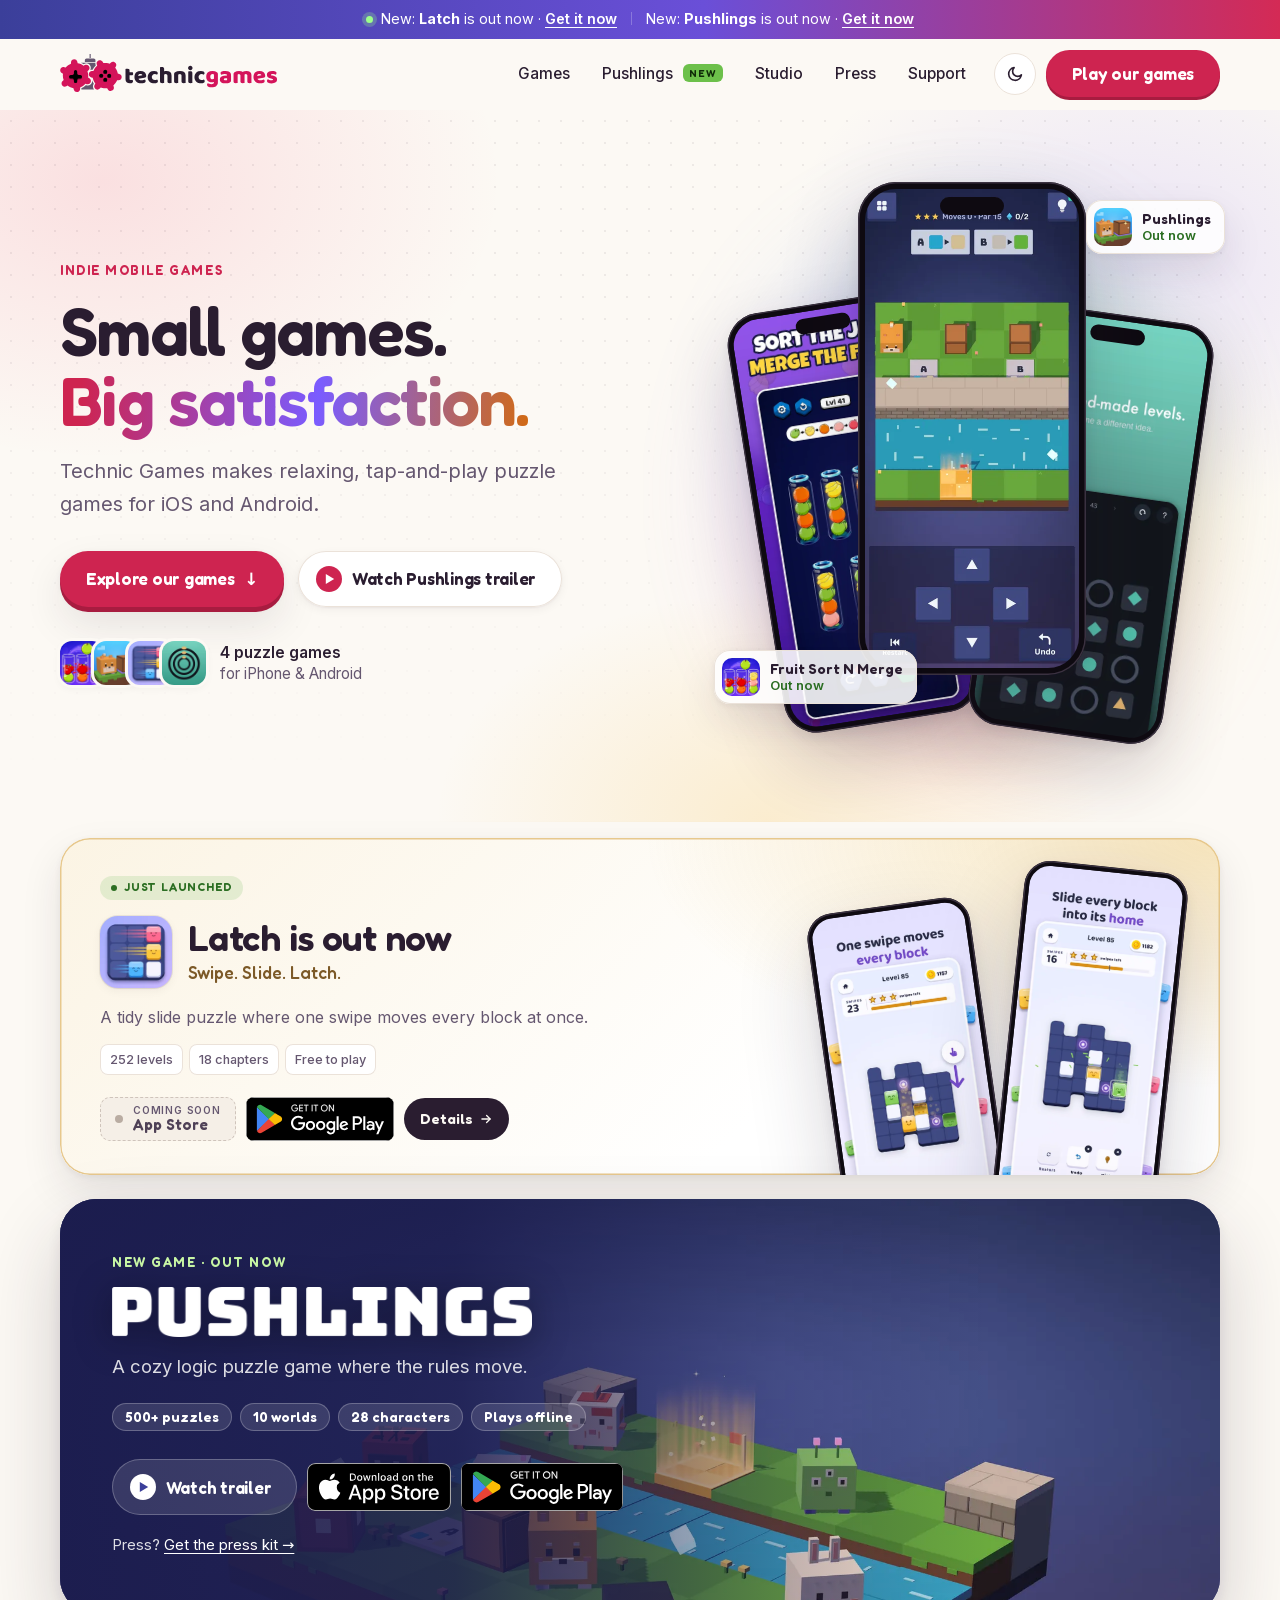
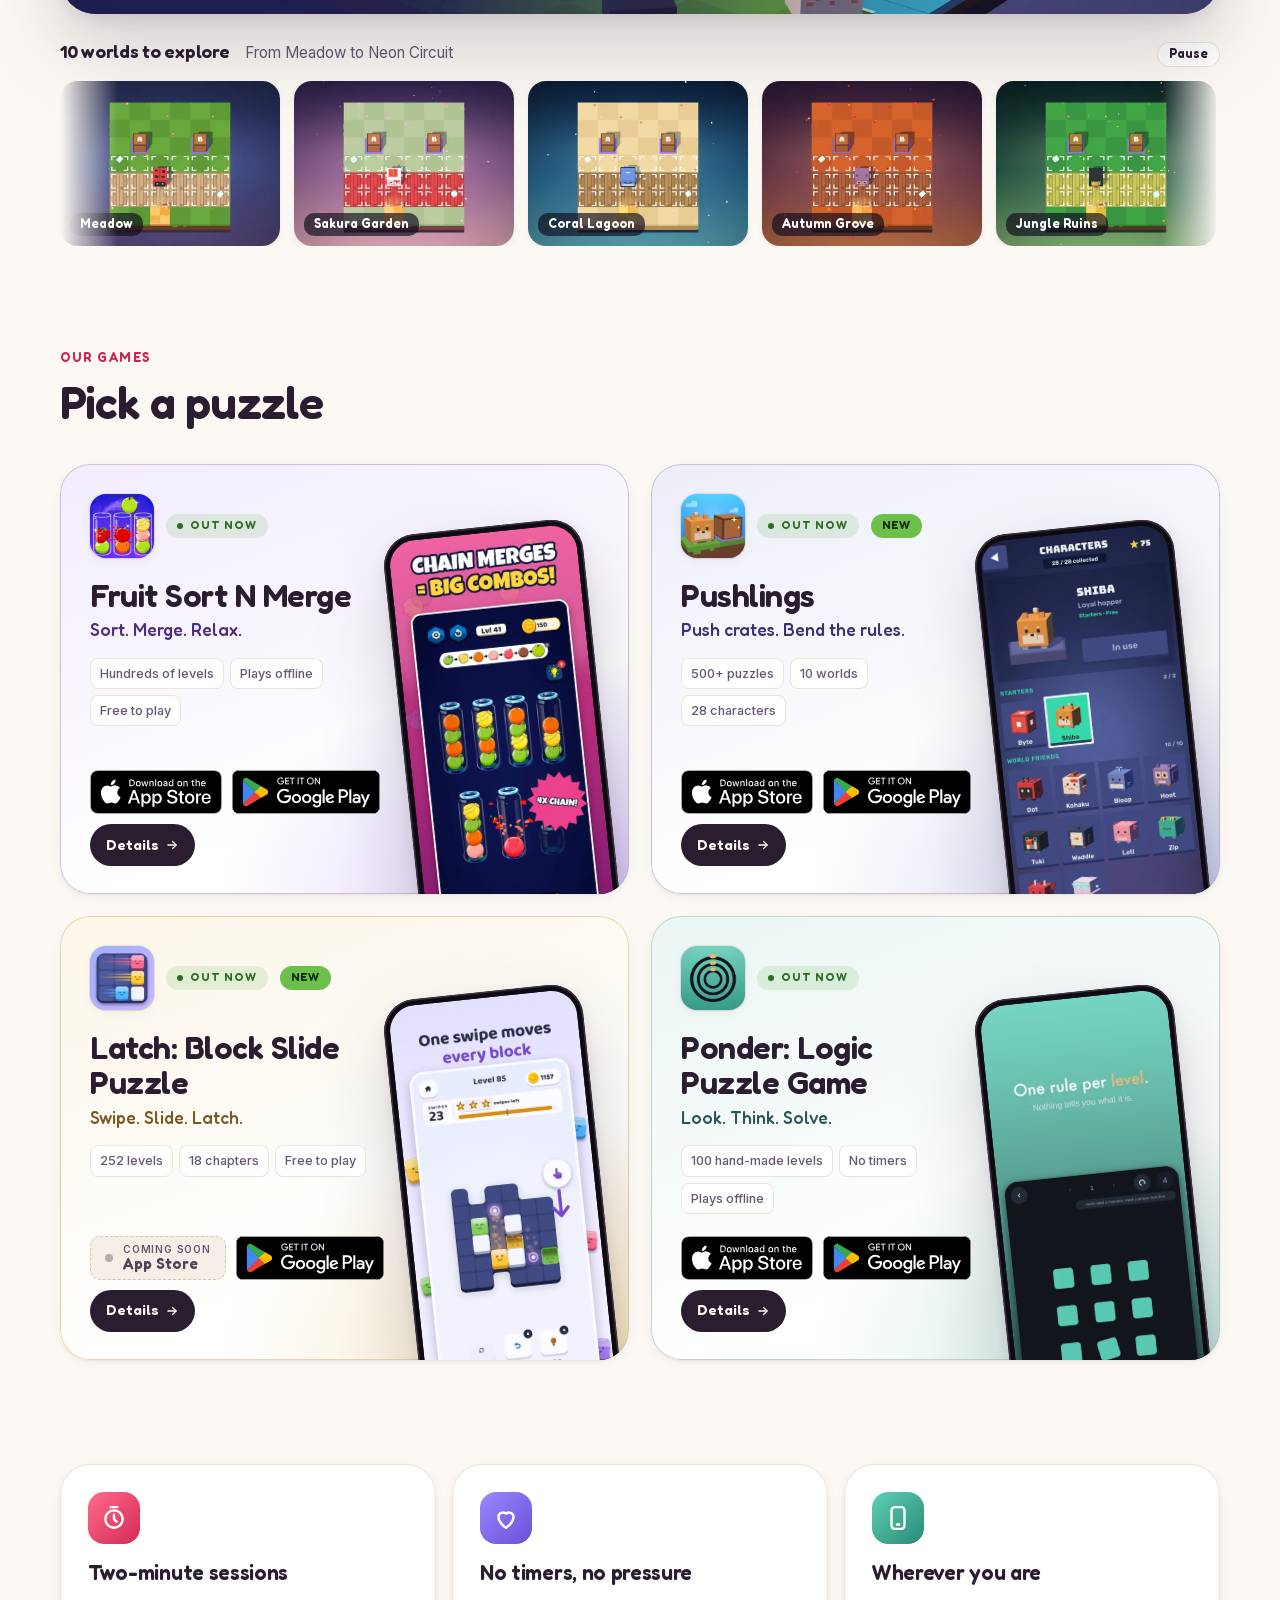
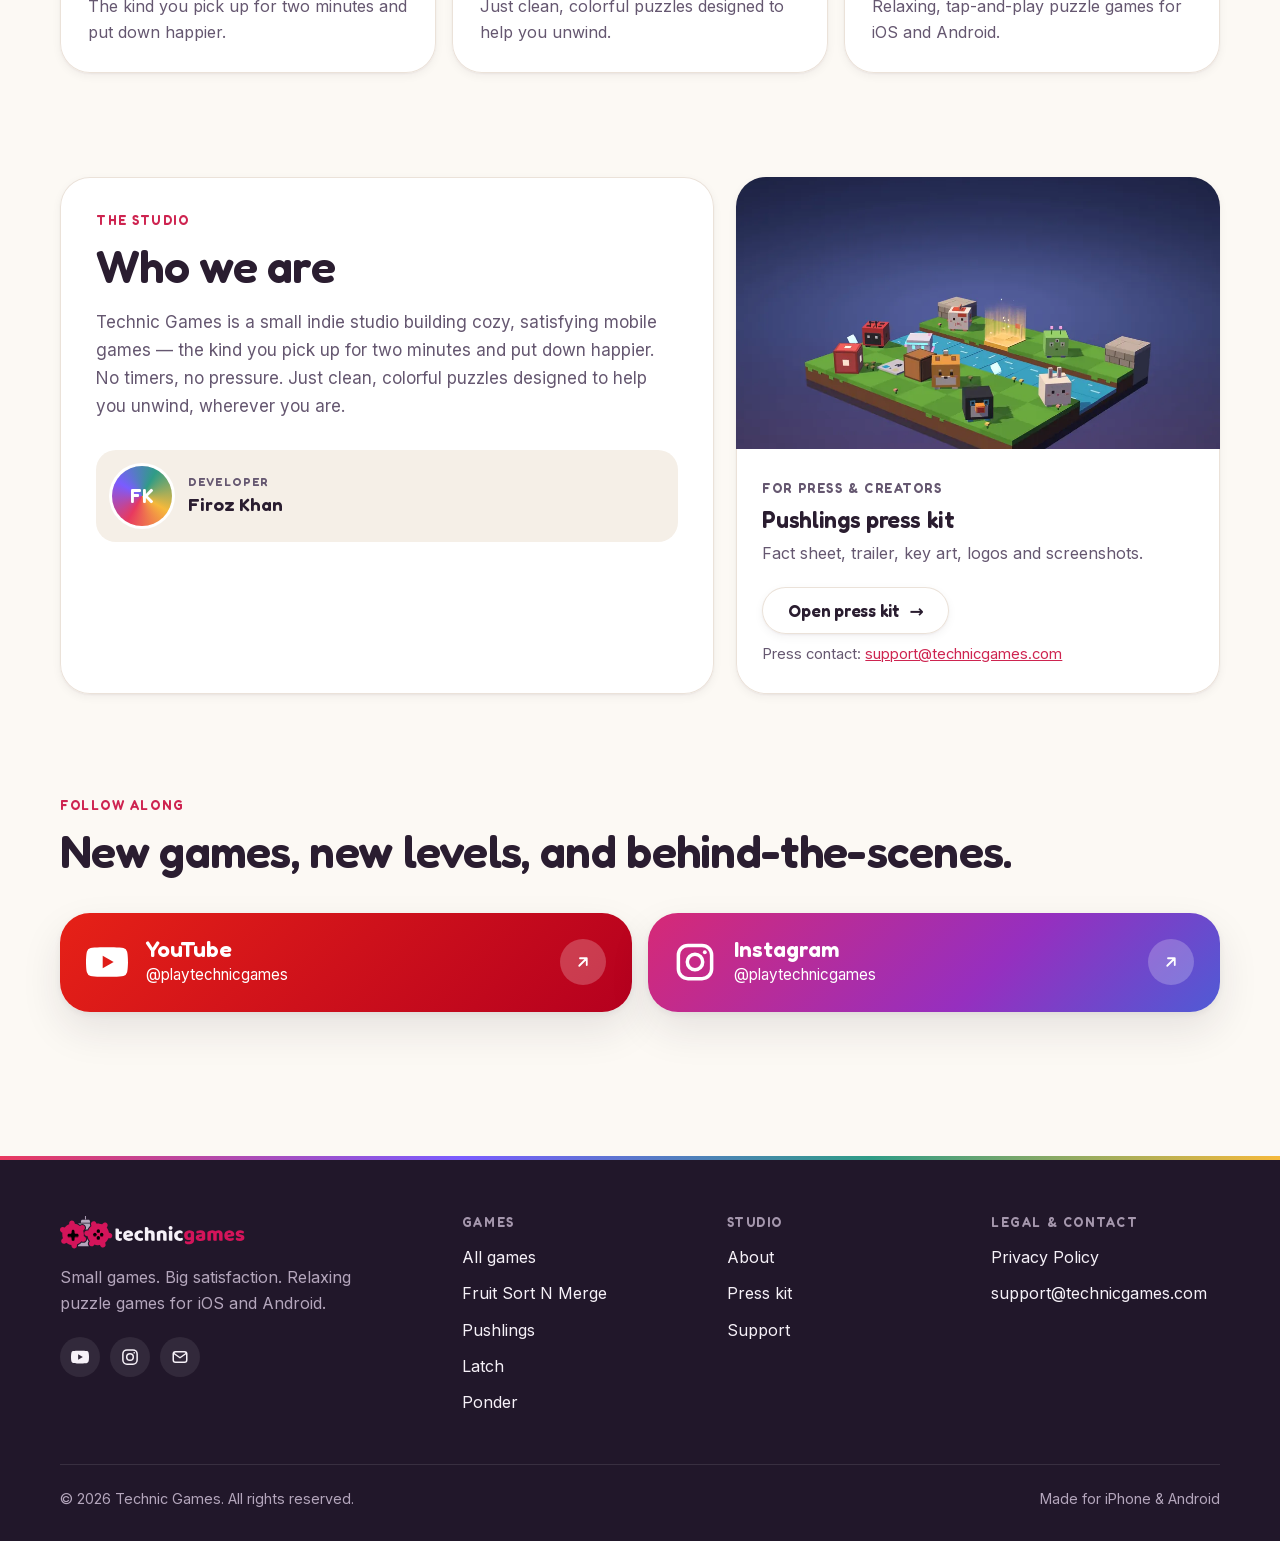
<file: index.html>
<!doctype html>
<html lang="en">
<head>
<meta charset="utf-8">
<meta name="viewport" content="width=device-width, initial-scale=1">

<!-- Resolve the theme before first paint: stored choice, else the OS.
     Must sit ABOVE any stylesheet link — a script after one blocks on the
     CSS download, which would reintroduce the flash this exists to stop.
     Without JS the site stays light. -->
<script>
(function () {
  var t = null;
  try { t = localStorage.getItem("tg-theme"); } catch (e) {}
  if (t !== "light" && t !== "dark") {
    t = window.matchMedia && matchMedia("(prefers-color-scheme: dark)").matches ? "dark" : "light";
  }
  document.documentElement.setAttribute("data-theme", t);
})();
</script>

<title>Technic Games — Relaxing Mobile Puzzle Games</title>
<meta name="description" content="Technic Games makes relaxing, satisfying mobile puzzle games for iOS &amp; Android: Fruit Sort N Merge, Pushlings, Latch and Ponder.">
<link rel="canonical" href="https://technicgames.com/">
<meta name="theme-color" content="#FCF9F4">

<meta property="og:type" content="website">
<meta property="og:site_name" content="Technic Games">
<meta property="og:title" content="Technic Games">
<meta property="og:description" content="Relaxing mobile puzzle games for iOS &amp; Android. Now playing: Fruit Sort N Merge, Ponder and Pushlings.">
<meta property="og:image" content="https://technicgames.com/assets/og-image.png">
<meta property="og:image:width" content="1200">
<meta property="og:image:height" content="630">
<meta property="og:image:alt" content="Technic Games — relaxing mobile puzzle games for iOS and Android.">
<meta property="og:url" content="https://technicgames.com">

<meta name="twitter:card" content="summary_large_image">
<meta name="twitter:title" content="Technic Games">
<meta name="twitter:description" content="Relaxing mobile puzzle games for iOS &amp; Android. Now playing: Fruit Sort N Merge, Ponder and Pushlings.">
<meta name="twitter:image" content="https://technicgames.com/assets/og-image.png">
<meta name="twitter:image:alt" content="Technic Games — relaxing mobile puzzle games for iOS and Android.">

<link rel="icon" href="assets/favicon.ico" sizes="any">
<link rel="apple-touch-icon" href="assets/apple-touch-icon.png">

<!-- Fonts are same-origin, so no preconnect is needed. Preload them and the
     LCP image (the centre phone in the hero) so they start downloading
     alongside the stylesheet. -->
<link rel="preload" href="assets/fonts/inter-var.woff2" as="font" type="font/woff2" crossorigin>
<link rel="preload" href="assets/fonts/fredoka-var.woff2" as="font" type="font/woff2" crossorigin>
<link rel="preload" as="image" href="assets/pl-1-thumb.webp" fetchpriority="high">
<link rel="stylesheet" href="assets/styles.css">
</head>

<body>
<a class="skip-link" href="#main">Skip to content</a>

<!-- Launch bar: filled and un-hidden by main.js while a game in games.js
     has a releaseDate that is upcoming or less than a month old. -->
<div class="announce" id="announce" hidden></div>

<header class="site-header">
  <div class="wrap">
    <!-- LOGO:START — generated from assets/logo.svg by tools/sync-logo.py. Do not edit by hand. -->
    <a class="logo" href="index.html" aria-label="Technic Games — home">
      <svg viewBox="0 0 1904.11 350" width="218" height="40" aria-hidden="true" focusable="false">
      <defs>
      <style>
      .logo .tglogo-cls-1 { filter: url(#tglogo-drop-shadow-1); }
      .logo .tglogo-cls-2 { filter: url(#tglogo-drop-shadow-3); }
      .logo .tglogo-cls-3 { filter: url(#tglogo-drop-shadow-2); }
      .logo .tglogo-cls-4 { filter: url(#tglogo-drop-shadow-5); }
      .logo .tglogo-cls-5 { filter: url(#tglogo-drop-shadow-4); }
      .logo .tglogo-cls-6 { fill: #d4145a; }
      .logo .tglogo-cls-7 { fill: var(--muted); }
      .logo .tglogo-cls-8 { fill: none; stroke: var(--muted); stroke-miterlimit: 10; stroke-width: 10px; }
      .logo .tglogo-cls-9, .logo .tglogo-cls-10 { fill: currentColor; }
      </style>
      <filter id="tglogo-drop-shadow-1" x="77.81" y="140.39" width="113.22" height="113.22" filterUnits="userSpaceOnUse">
      <feOffset dx="0" dy="7"/>
      <feGaussianBlur result="blur" stdDeviation="5"/>
      <feFlood flood-color="#000" flood-opacity=".5"/>
      <feComposite in2="blur" operator="in"/>
      <feComposite in="SourceGraphic"/>
      </filter>
      <filter id="tglogo-drop-shadow-2" x="377.1" y="137.6" width="34.46" height="34.46" filterUnits="userSpaceOnUse">
      <feOffset dx="0" dy="7"/>
      <feGaussianBlur result="blur-2" stdDeviation="5"/>
      <feFlood flood-color="#000" flood-opacity=".5"/>
      <feComposite in2="blur-2" operator="in"/>
      <feComposite in="SourceGraphic"/>
      </filter>
      <filter id="tglogo-drop-shadow-3" x="377.1" y="207" width="34.46" height="34.46" filterUnits="userSpaceOnUse">
      <feOffset dx="0" dy="7"/>
      <feGaussianBlur result="blur-3" stdDeviation="5"/>
      <feFlood flood-color="#000" flood-opacity=".5"/>
      <feComposite in2="blur-3" operator="in"/>
      <feComposite in="SourceGraphic"/>
      </filter>
      <filter id="tglogo-drop-shadow-4" x="411.8" y="172.3" width="34.46" height="34.46" filterUnits="userSpaceOnUse">
      <feOffset dx="0" dy="7"/>
      <feGaussianBlur result="blur-4" stdDeviation="5"/>
      <feFlood flood-color="#000" flood-opacity=".5"/>
      <feComposite in2="blur-4" operator="in"/>
      <feComposite in="SourceGraphic"/>
      </filter>
      <filter id="tglogo-drop-shadow-5" x="341.86" y="171.73" width="34.46" height="34.46" filterUnits="userSpaceOnUse">
      <feOffset dx="0" dy="7"/>
      <feGaussianBlur result="blur-5" stdDeviation="5"/>
      <feFlood flood-color="#000" flood-opacity=".5"/>
      <feComposite in2="blur-5" operator="in"/>
      <feComposite in="SourceGraphic"/>
      </filter>
      </defs>
      <path class="tglogo-cls-7" d="M308.33,70.16h-92.58s0-15.19,0-15.19c0-8.34,6.76-15.1,15.1-15.1h62.38c8.34,0,15.1,6.76,15.1,15.1v15.19Z"/>
      <path class="tglogo-cls-6" d="M510.41,229.75l-12.57.18c-7,17.99-18.5,33.54-33.01,45.45l3.74,12.03c9.85,31.8-33.96,51.34-51.03,22.76l-6.44-10.79c-9.17,1.4-18.67,1.65-28.31.64-9.65-1.01-18.88-3.22-27.57-6.48l-8.53,9.23c-22.62,24.44-61.45-3.74-45.22-32.82l6.13-11c-11.72-14.65-19.75-32.24-22.89-51.29l-12.26-2.78c-32.47-7.37-27.48-55.07,5.81-55.57l12.57-.18c7-17.99,18.5-33.54,33-45.45l-3.72-12.03c-9.86-31.8,33.95-51.35,51.03-22.76l6.44,10.79c9.17-1.4,18.67-1.65,28.31-.64s18.88,3.22,27.57,6.48l8.53-9.23c22.61-24.44,61.43,3.74,45.22,32.82l-6.14,11c11.73,14.65,19.77,32.24,22.9,51.29l12.26,2.78c32.47,7.37,27.48,55.07-5.81,55.57Z"/>
      <path class="tglogo-cls-6" d="M232.16,263.96l-12-3.75c-12.27,14.91-28.04,26.1-45.54,32.88l-.2,12.6c-.56,33.28-48.29,38.19-55.58,5.7l-2.75-12.26c-9.15-1.54-18.25-4.25-27.1-8.22-8.85-3.97-16.94-8.95-24.17-14.76l-10.99,6.1c-29.12,16.16-57.21-22.72-32.73-45.29l9.26-8.54c-6.57-17.57-8.71-36.79-5.74-55.87l-10.78-6.46c-28.55-17.13-8.93-60.9,22.85-50.99l12,3.75c12.27-14.91,28.04-26.1,45.53-32.89l.21-12.59c.55-33.29,48.27-38.19,55.58-5.7l2.75,12.26c9.15,1.54,18.25,4.25,27.1,8.22s16.94,8.95,24.17,14.76l10.99-6.1c29.1-16.17,57.2,22.72,32.73,45.29l-9.27,8.53c6.58,17.58,8.72,36.79,5.76,55.87l10.78,6.46c28.55,17.13,8.93,60.9-22.85,50.99Z"/>
      <path class="tglogo-cls-7" d="M278.34,247.21c-2.19,7.92-6.79,15.14-12.95,20.33-6.86,5.78-15.2,8.83-24.12,8.83-4.08,0-8.25-.65-12.38-1.94l-5.19-1.62c-10.79,11.56-23.8,20.96-38.23,27.6l-.09,5.47c-.03,1.84-.19,3.65-.44,5.43h113.41c-2.51-2.46-4.71-5.24-6.5-8.3-6.97-11.87-6.96-25.87.03-38.39l2.66-4.78c-6.38-9.05-11.48-18.92-15.19-29.29.85,5.36.56,11.01-1.01,16.66Z"/>
      <path class="tglogo-cls-7" d="M308.22,76.28h-128.28c1.48.6,2.95,1.21,4.41,1.87,7.25,3.25,14.15,7.18,20.58,11.72l4.76-2.64c6.22-3.45,12.73-5.21,19.37-5.21,15.72,0,30.3,10.3,36.29,25.62,2.75,7.04,3.42,14.54,1.94,21.69-.9,4.35-2.6,8.51-5.02,12.35,4.8-2.11,10.12-3.25,15.82-3.34l5.44-.08c6.64-14.35,16.07-27.34,27.7-38.15l-1.62-5.22c-1.97-6.34-2.41-12.64-1.4-18.62Z"/>
      <g class="tglogo-cls-1">
      <path d="M191.03,197h0c0,7.82-6.34,14.15-14.15,14.15h-14.15c-7.82,0-14.15,6.34-14.15,14.15v14.15c0,7.82-6.34,14.15-14.15,14.15h0c-7.82,0-14.15-6.34-14.15-14.15v-14.15c0-7.82-6.34-14.15-14.15-14.15h-14.15c-7.82,0-14.15-6.34-14.15-14.15h0c0-7.82,6.34-14.15,14.15-14.15h14.15c7.82,0,14.15-6.34,14.15-14.15v-14.15c0-7.82,6.34-14.15,14.15-14.15h0c7.82,0,14.15,6.34,14.15,14.15v14.15c0,7.82,6.34,14.15,14.15,14.15h14.15c7.82,0,14.15,6.34,14.15,14.15Z"/>
      </g>
      <g class="tglogo-cls-3">
      <circle cx="394.33" cy="154.83" r="17.23"/>
      </g>
      <g class="tglogo-cls-2">
      <circle cx="394.33" cy="224.23" r="17.23"/>
      </g>
      <g class="tglogo-cls-5">
      <circle cx="429.03" cy="189.53" r="17.23"/>
      </g>
      <g class="tglogo-cls-4">
      <circle cx="359.09" cy="188.96" r="17.23"/>
      </g>
      <line class="tglogo-cls-8" x1="262.04" y1="35.86" x2="262.04"/>
      <g class="tglogo-cls-11" transform="translate(560 253.56)">
      <path class="tglogo-cls-10" d="M46.9 -35.2Q46.9 -29.8 50.3 -27.4Q53.8 -25.1 60.1 -25.1Q63.3 -25.1 66.7 -25.6Q70.1 -26.2 72.6 -27Q74.5 -24.7 75.9 -21.8Q77.2 -19 77.2 -15Q77.2 -7 71.2 -1.9Q65.2 3.2 50 3.2Q31.4 3.2 21.4 -5.3Q11.4 -13.7 11.4 -32.7V-123Q13.7 -123.7 18 -124.4Q22.4 -125.1 27.2 -125.1Q36.5 -125.1 41.7 -121.9Q46.9 -118.6 46.9 -108.1V-94.5H74.5Q75.8 -92.2 76.9 -88.7Q78.1 -85.3 78.1 -81Q78.1 -73.7 74.8 -70.4Q71.5 -67.1 66.1 -67.1H46.9Z"/>
      <path class="tglogo-cls-9" d="M148.4 3.4Q135.9 3.4 125.3 -0.1Q114.6 -3.6 106.7 -10.6Q98.8 -17.5 94.2 -28.1Q89.7 -38.6 89.7 -52.8Q89.7 -66.7 94.2 -76.7Q98.8 -86.7 106.2 -93.2Q113.5 -99.6 123 -102.7Q132.5 -105.7 142.5 -105.7Q153.6 -105.7 162.8 -102.4Q172 -99 178.6 -93.1Q185.3 -87.2 189 -78.9Q192.7 -70.7 192.7 -61Q192.7 -53.8 188.7 -50Q184.7 -46.2 177.5 -45.2L125.4 -37.4Q127.7 -30.4 134.9 -26.9Q142 -23.4 151.3 -23.4Q160 -23.4 167.7 -25.6Q175.4 -27.9 180.2 -30.8Q183.6 -28.7 185.9 -24.9Q188.2 -21.1 188.2 -16.9Q188.2 -7.4 179.4 -2.7Q172.6 0.8 164.2 2.1Q155.7 3.4 148.4 3.4ZM142.5 -79.6Q137.4 -79.6 133.7 -77.9Q130 -76.2 127.7 -73.5Q125.4 -70.9 124.2 -67.6Q123 -64.4 122.8 -61L158.9 -66.9Q158.3 -71.1 154.3 -75.3Q150.3 -79.6 142.5 -79.6ZM267.8 -77.5Q262.5 -77.5 257.8 -75.8Q253 -74.1 249.6 -70.8Q246.1 -67.5 244 -62.7Q241.9 -57.8 241.9 -51.3Q241.9 -38.2 249.3 -31.7Q256.8 -25.1 267.6 -25.1Q273.9 -25.1 278.6 -26.6Q283.2 -28.1 286.8 -29.8Q291 -26.8 293.1 -23.3Q295.2 -19.8 295.2 -15Q295.2 -6.3 287 -1.6Q278.8 3.2 264.2 3.2Q250.9 3.2 240.2 -0.7Q229.4 -4.6 221.7 -11.7Q214 -18.8 209.8 -28.7Q205.6 -38.6 205.6 -50.6Q205.6 -64.6 210.1 -75Q214.6 -85.5 222.4 -92.2Q230.2 -99 240.5 -102.4Q250.7 -105.7 262.1 -105.7Q277.3 -105.7 285.5 -100.2Q293.8 -94.8 293.8 -86.1Q293.8 -82.1 291.9 -78.6Q290 -75.1 287.4 -72.6Q283.8 -74.3 278.8 -75.9Q273.7 -77.5 267.8 -77.5ZM414.5 -0.2Q412.4 0.4 407.8 1.1Q403.3 1.7 398.4 1.7Q393.8 1.7 390.1 1.1Q386.4 0.4 383.9 -1.5Q381.3 -3.4 380 -6.6Q378.6 -9.9 378.6 -15.2V-62Q378.6 -70.7 374.3 -74.2Q370 -77.7 363.6 -77.7Q359.4 -77.7 355.6 -76.6Q351.8 -75.6 349.5 -74.1V-0.2Q347.4 0.4 342.8 1.1Q338.3 1.7 333.4 1.7Q328.8 1.7 325.1 1.1Q321.4 0.4 318.9 -1.5Q316.3 -3.4 315 -6.6Q313.6 -9.9 313.6 -15.2V-137.6Q315.9 -138 320.5 -138.8Q325 -139.5 329.6 -139.5Q334.3 -139.5 338 -138.9Q341.7 -138.2 344.2 -136.3Q346.7 -134.4 348.1 -131.2Q349.5 -127.9 349.5 -122.6V-101.9Q352.2 -103 357.8 -104.4Q363.4 -105.7 370.2 -105.7Q391.1 -105.7 402.8 -95.3Q414.5 -84.8 414.5 -64.2ZM501.6 -65Q501.6 -71.5 497.9 -74.6Q494.3 -77.7 487.9 -77.7Q483.7 -77.7 479.6 -76.6Q475.5 -75.6 472.5 -73.4V-0.2Q470.4 0.4 465.9 1.1Q461.3 1.7 456.5 1.7Q451.8 1.7 448.1 1.1Q444.5 0.4 441.9 -1.5Q439.4 -3.4 438 -6.6Q436.6 -9.9 436.6 -15.2V-78.5Q436.6 -84.2 439.1 -87.8Q441.5 -91.4 445.7 -94.3Q452.9 -99.4 463.8 -102.6Q474.6 -105.7 487.9 -105.7Q511.8 -105.7 524.6 -95.3Q537.5 -84.8 537.5 -66.3V-0.2Q535.4 0.4 530.9 1.1Q526.3 1.7 521.5 1.7Q516.8 1.7 513.1 1.1Q509.5 0.4 506.9 -1.5Q504.4 -3.4 503 -6.6Q501.6 -9.9 501.6 -15.2ZM558.8 -131.1Q558.8 -139.1 564.2 -144.6Q569.6 -150 578.5 -150Q587.3 -150 592.7 -144.6Q598.1 -139.1 598.1 -131.1Q598.1 -123 592.7 -117.5Q587.3 -112.1 578.5 -112.1Q569.6 -112.1 564.2 -117.5Q558.8 -123 558.8 -131.1ZM596.4 -0.2Q594.1 0.2 589.5 0.9Q585 1.7 580.4 1.7Q575.7 1.7 572 1.1Q568.3 0.4 565.8 -1.5Q563.3 -3.4 561.9 -6.6Q560.5 -9.9 560.5 -15.2V-101.1Q562.8 -101.5 567.4 -102.2Q571.9 -103 576.6 -103Q581.2 -103 584.9 -102.4Q588.6 -101.7 591.1 -99.8Q593.7 -97.9 595 -94.7Q596.4 -91.4 596.4 -86.1ZM677 -77.5Q671.7 -77.5 667 -75.8Q662.2 -74.1 658.8 -70.8Q655.3 -67.5 653.2 -62.7Q651.1 -57.8 651.1 -51.3Q651.1 -38.2 658.6 -31.7Q666 -25.1 676.8 -25.1Q683.1 -25.1 687.8 -26.6Q692.4 -28.1 696 -29.8Q700.2 -26.8 702.3 -23.3Q704.5 -19.8 704.5 -15Q704.5 -6.3 696.2 -1.6Q688 3.2 673.4 3.2Q660.1 3.2 649.4 -0.7Q638.6 -4.6 630.9 -11.7Q623.2 -18.8 619 -28.7Q614.8 -38.6 614.8 -50.6Q614.8 -64.6 619.3 -75Q623.8 -85.5 631.6 -92.2Q639.5 -99 649.7 -102.4Q659.9 -105.7 671.3 -105.7Q686.5 -105.7 694.7 -100.2Q703 -94.8 703 -86.1Q703 -82.1 701.1 -78.6Q699.2 -75.1 696.6 -72.6Q693.1 -74.3 688 -75.9Q682.9 -77.5 677 -77.5Z"/>
      <path class="tglogo-cls-6" d="M772.4 -105.7Q784.4 -105.7 794.3 -102.7Q804.1 -99.6 810.8 -94.8Q815 -91.8 817.5 -88.2Q819.9 -84.6 819.9 -78.9V-5.1Q819.9 6.1 815.7 14.2Q811.5 22.4 804.2 27.8Q796.9 33.1 787.1 35.7Q777.3 38.2 766.1 38.2Q746.9 38.2 735.9 33Q724.9 27.9 724.9 16.3Q724.9 11.4 726.9 7.7Q728.9 4 731.5 2.1Q737.6 5.5 745.3 7.8Q753 10.1 761.2 10.1Q772.6 10.1 779.4 6.3Q786.1 2.5 786.1 -5.9V-9.3Q777.5 -5.5 765 -5.5Q755.5 -5.5 747 -8.3Q738.4 -11.2 732 -17.2Q725.6 -23.2 721.7 -32.7Q717.8 -42.2 717.8 -55.3Q717.8 -68.2 721.9 -77.7Q726 -87.2 733.3 -93.4Q740.5 -99.6 750.6 -102.7Q760.6 -105.7 772.4 -105.7ZM785.5 -75.1Q784 -76 781.2 -76.8Q778.3 -77.7 774.1 -77.7Q763.8 -77.7 758.6 -71.9Q753.4 -66.1 753.4 -55.3Q753.4 -43.1 758.6 -37.7Q763.8 -32.3 771.8 -32.3Q780.4 -32.3 785.5 -36.3ZM886 -22.8Q889.5 -22.8 893.9 -23.5Q898.2 -24.3 900.3 -25.5V-42.4L885.1 -41.2Q879.2 -40.7 875.4 -38.6Q871.6 -36.5 871.6 -32.3Q871.6 -28.1 874.9 -25.4Q878.1 -22.8 886 -22.8ZM884.3 -105.7Q895.7 -105.7 905 -103.4Q914.4 -101.1 921.1 -96.3Q927.7 -91.6 931.3 -84.3Q934.9 -77 934.9 -67.1V-19.8Q934.9 -14.4 931.9 -10.9Q928.8 -7.4 924.6 -4.9Q910.9 3.4 886 3.4Q874.8 3.4 865.8 1.3Q856.8 -0.8 850.4 -5.1Q844 -9.3 840.5 -15.8Q837 -22.4 837 -31Q837 -45.6 845.6 -53.4Q854.3 -61.2 872.4 -63.1L900.1 -66.1V-67.5Q900.1 -73.7 894.7 -76.3Q889.3 -78.9 879.2 -78.9Q871.2 -78.9 863.6 -77.2Q856 -75.6 849.9 -73Q847.1 -74.9 845.2 -78.8Q843.3 -82.7 843.3 -86.9Q843.3 -92.4 846 -95.7Q848.6 -99 854.1 -101.3Q860.2 -103.6 868.5 -104.7Q876.9 -105.7 884.3 -105.7ZM1006 -105.7Q1014.7 -105.7 1023 -103.3Q1031.4 -100.9 1037.5 -96Q1043.8 -100.2 1051.7 -103Q1059.6 -105.7 1070.8 -105.7Q1078.8 -105.7 1086.5 -103.6Q1094.2 -101.5 1100.3 -97Q1106.3 -92.4 1109.9 -84.9Q1113.5 -77.5 1113.5 -66.7V-0.2Q1111.3 0.4 1106.8 1.1Q1102.3 1.7 1097.4 1.7Q1092.8 1.7 1089.1 1.1Q1085.4 0.4 1082.9 -1.5Q1080.3 -3.4 1078.9 -6.6Q1077.6 -9.9 1077.6 -15.2V-65.6Q1077.6 -72 1074 -74.8Q1070.4 -77.7 1064.3 -77.7Q1061.3 -77.7 1057.9 -76.3Q1054.6 -74.9 1052.9 -73.4Q1053.1 -72.6 1053.1 -71.9Q1053.1 -71.1 1053.1 -70.5V-0.2Q1050.8 0.4 1046.2 1.1Q1041.7 1.7 1037.1 1.7Q1032.4 1.7 1028.7 1.1Q1025 0.4 1022.5 -1.5Q1020 -3.4 1018.6 -6.6Q1017.2 -9.9 1017.2 -15.2V-65.6Q1017.2 -72 1013.3 -74.8Q1009.4 -77.7 1003.9 -77.7Q1000.1 -77.7 997.4 -76.5Q994.6 -75.3 992.7 -74.3V-0.2Q990.6 0.4 986.1 1.1Q981.6 1.7 976.7 1.7Q972.1 1.7 968.4 1.1Q964.7 0.4 962.1 -1.5Q959.6 -3.4 958.2 -6.6Q956.9 -9.9 956.9 -15.2V-78.9Q956.9 -84.6 959.3 -88Q961.7 -91.4 965.9 -94.3Q973.1 -99.4 983.8 -102.6Q994.4 -105.7 1006 -105.7ZM1189.6 3.4Q1177.2 3.4 1166.5 -0.1Q1155.9 -3.6 1148 -10.6Q1140 -17.5 1135.5 -28.1Q1131 -38.6 1131 -52.8Q1131 -66.7 1135.5 -76.7Q1140 -86.7 1147.4 -93.2Q1154.8 -99.6 1164.3 -102.7Q1173.8 -105.7 1183.7 -105.7Q1194.9 -105.7 1204.1 -102.4Q1213.3 -99 1219.9 -93.1Q1226.6 -87.2 1230.3 -78.9Q1234 -70.7 1234 -61Q1234 -53.8 1229.9 -50Q1225.9 -46.2 1218.8 -45.2L1166.6 -37.4Q1169 -30.4 1176.1 -26.9Q1183.3 -23.4 1192.6 -23.4Q1201.2 -23.4 1208.9 -25.6Q1216.6 -27.9 1221.5 -30.8Q1224.9 -28.7 1227.2 -24.9Q1229.5 -21.1 1229.5 -16.9Q1229.5 -7.4 1220.7 -2.7Q1213.9 0.8 1205.5 2.1Q1197 3.4 1189.6 3.4ZM1183.7 -79.6Q1178.7 -79.6 1175 -77.9Q1171.3 -76.2 1169 -73.5Q1166.6 -70.9 1165.5 -67.6Q1164.3 -64.4 1164.1 -61L1200.2 -66.9Q1199.6 -71.1 1195.5 -75.3Q1191.5 -79.6 1183.7 -79.6ZM1337.8 -30.6Q1337.8 -14.6 1325.8 -5.5Q1313.7 3.6 1290.3 3.6Q1281.4 3.6 1273.8 2.3Q1266.2 1.1 1260.9 -1.6Q1255.5 -4.2 1252.4 -8.2Q1249.4 -12.2 1249.4 -17.7Q1249.4 -22.8 1251.5 -26.3Q1253.6 -29.8 1256.5 -32.1Q1262.7 -28.7 1270.6 -26.1Q1278.5 -23.4 1288.8 -23.4Q1295.4 -23.4 1298.8 -25.3Q1302.3 -27.2 1302.3 -30.4Q1302.3 -33.3 1299.8 -35Q1297.3 -36.7 1291.4 -37.8L1285 -39Q1266.7 -42.6 1257.7 -50.3Q1248.7 -58 1248.7 -72.4Q1248.7 -80.2 1252.1 -86.5Q1255.5 -92.9 1261.6 -97.1Q1267.7 -101.3 1276.3 -103.6Q1284.8 -105.9 1295.2 -105.9Q1303 -105.9 1309.8 -104.8Q1316.7 -103.6 1321.7 -101.3Q1326.8 -99 1329.8 -95.3Q1332.7 -91.6 1332.7 -86.5Q1332.7 -81.7 1330.9 -78.2Q1329.1 -74.7 1326.4 -72.4Q1324.7 -73.4 1321.3 -74.6Q1317.9 -75.8 1313.9 -76.7Q1309.9 -77.7 1305.8 -78.3Q1301.7 -78.9 1298.3 -78.9Q1291.4 -78.9 1287.6 -77.3Q1283.8 -75.8 1283.8 -72.4Q1283.8 -70.1 1285.9 -68.6Q1288 -67.1 1293.9 -65.8L1300.4 -64.4Q1320.7 -59.7 1329.2 -51.6Q1337.8 -43.5 1337.8 -30.6Z"/>
      </g>
      </svg>
    </a>
    <!-- LOGO:END -->

    <nav class="nav" id="site-nav" aria-label="Primary">
      <ul>
        <li><a href="index.html#games">Games</a></li>
        <li><a href="index.html#pushlings">Pushlings <span class="nav__new">New</span></a></li>
        <li><a href="index.html#studio">Studio</a></li>
        <li><a href="pushlings-press/">Press</a></li>
        <li><a href="support.html">Support</a></li>
      </ul>
    </nav>

    <div class="header__actions">
      <!-- label + icon are filled in by main.js, which knows the active theme -->
      <button class="theme-toggle icon-btn" type="button" aria-label="Switch theme"></button>
      <a class="btn btn--primary header__cta" href="index.html#games">Play our games</a>
      <button class="nav-toggle" type="button" aria-expanded="false" aria-controls="site-nav">
        <span class="nav-toggle__bars" aria-hidden="true"><span></span><span></span><span></span></span>
        Menu
      </button>
    </div>
  </div>
</header>

<main id="main">

  <!-- ============ HERO ============ -->
  <section class="hero" aria-labelledby="hero-title">
    <div class="wrap">
      <div>
        <p class="eyebrow">Indie mobile games</p>
        <h1 id="hero-title">Small games.<br> <em>Big satisfaction.</em></h1>
        <p class="lede">Technic Games makes relaxing, tap-and-play puzzle games for iOS and Android.</p>

        <div class="hero__cta">
          <a class="btn btn--primary" href="#games">Explore our games <span class="btn__arrow" aria-hidden="true">↓</span></a>
          <a class="btn btn--ghost" href="pushlings-press/video/Pushlings_Trailer_1920x1080.mp4" data-trailer>
            <span class="btn__play" aria-hidden="true"><svg viewBox="0 0 10 12" fill="currentColor"><path d="M0 0l10 6-10 6z"/></svg></span>
            Watch Pushlings trailer
          </a>
        </div>

        <div class="proof">
          <div class="proof__icons" aria-hidden="true">
            <img src="assets/fsm-icon.webp" alt="" width="44" height="44" decoding="async">
            <img src="assets/pl-icon.webp" alt="" width="44" height="44" decoding="async">
            <img src="assets/lbs-icon.webp" alt="" width="44" height="44" decoding="async">
            <img src="assets/pnd-icon.webp" alt="" width="44" height="44" decoding="async">
          </div>
          <p><strong><span data-game-count>4</span> puzzle games</strong> for iPhone &amp; Android</p>
        </div>
      </div>

      <!-- A hand-picked showcase of real screenshots. Decorative: every game is
           described properly in #games, so this is hidden from screen readers.
           The chips' status text is kept current by main.js (data-status-of). -->
      <div class="stage" aria-hidden="true">
        <div class="stage__blob"></div>
        <div class="phone phone--l" data-depth="10"><img src="assets/fsm-1-thumb.webp" alt="" width="440" height="952" decoding="async"></div>
        <div class="phone phone--r" data-depth="14"><img src="assets/pnd-2-thumb.webp" alt="" width="440" height="956" decoding="async"></div>
        <div class="phone phone--c" data-depth="22"><img src="assets/pl-1-thumb.webp" alt="" width="440" height="956" fetchpriority="high" decoding="async"></div>
        <div class="float-chip float-chip--1">
          <img src="assets/fsm-icon.webp" alt="" width="38" height="38" decoding="async">
          <div><b>Fruit Sort N Merge</b><span class="is-live" data-status-of="fruit-sort-n-merge">Out now</span></div>
        </div>
        <div class="float-chip float-chip--2">
          <img src="assets/pl-icon.webp" alt="" width="38" height="38" decoding="async">
          <div><b>Pushlings</b><span class="is-live" data-status-of="pushlings">Out now</span></div>
        </div>
      </div>
    </div>
  </section>

  <!-- ============ JUST LAUNCHED ============
       Filled by main.js for 30 days after a game's launchedOn date in
       games.js, then it simply stays hidden. Nothing to edit here. -->
  <section class="spotlight-wrap" id="just-launched" aria-labelledby="spotlight-title" hidden>
    <div class="wrap">
      <div class="spotlight" data-reveal></div>
    </div>
  </section>

  <!-- ============ FEATURED LAUNCH ============
       data-featured names the game in games.js whose release date drives the
       countdown, the eyebrow and the store slots. Copy is from the press kit. -->
  <section class="feature" id="pushlings" aria-labelledby="pushlings-title">
    <div class="wrap">
      <div class="billboard" data-featured="pushlings" data-reveal>
        <div class="billboard__art">
          <img src="assets/pl-keyart-1920.webp"
               srcset="assets/pl-keyart-960.webp 960w, assets/pl-keyart-1920.webp 1920w"
               sizes="(min-width: 1200px) 1160px, 100vw"
               alt="Shiba and friends on a floating Meadow island by a river, with the goal glowing on the far bank"
               width="1920" height="1080" loading="lazy" decoding="async">
        </div>
        <div class="billboard__body">
          <p class="eyebrow" data-eyebrow>New game · Out now</p>
          <h2 id="pushlings-title"><img class="billboard__logo" src="assets/pl-logo-white.webp" alt="Pushlings" width="900" height="108" loading="lazy" decoding="async"></h2>
          <p class="billboard__lede">A cozy logic puzzle game where the rules move.</p>
          <ul class="facts" aria-label="At a glance">
            <li>500+ puzzles</li>
            <li>10 worlds</li>
            <li>28 characters</li>
            <li>Plays offline</li>
          </ul>

          <!-- Shown by main.js only before a release date; Pushlings is out, so it starts hidden. -->
          <div class="countdown" data-countdown hidden>
            <p class="countdown__label">Launches worldwide <b>16 November 2026</b></p>
            <div class="countdown__grid" aria-hidden="true">
              <div class="countdown__cell"><span class="countdown__num" data-cd="d">–</span><span class="countdown__unit">Days</span></div>
              <div class="countdown__cell"><span class="countdown__num" data-cd="h">–</span><span class="countdown__unit">Hours</span></div>
              <div class="countdown__cell"><span class="countdown__num" data-cd="m">–</span><span class="countdown__unit">Mins</span></div>
              <div class="countdown__cell"><span class="countdown__num" data-cd="s">–</span><span class="countdown__unit">Secs</span></div>
            </div>
            <p class="countdown__note">Out now on iPhone and Android.</p>
          </div>

          <div class="billboard__cta">
            <a class="btn btn--glass" href="pushlings-press/video/Pushlings_Trailer_1920x1080.mp4" data-trailer>
              <span class="btn__play" aria-hidden="true"><svg viewBox="0 0 10 12" fill="currentColor"><path d="M0 0l10 6-10 6z"/></svg></span>
              Watch trailer
            </a>
            <!-- main.js redraws these from games.js; this copy is for visitors and crawlers without JavaScript. -->
            <div class="stores" data-stores>
              <a class="badge" href="https://apps.apple.com/us/app/pushlings-logic-puzzle-game/id6817405644" target="_blank" rel="noopener"><img src="assets/appstore.svg" alt="Download on the App Store" width="144" height="48" loading="lazy" decoding="async"></a>
              <a class="badge" href="https://play.google.com/store/apps/details?id=com.technicgames.pushlings" target="_blank" rel="noopener"><img src="assets/googleplay.svg" alt="Get it on Google Play" width="161" height="48" loading="lazy" decoding="async"></a>
            </div>
          </div>
          <p class="billboard__press">Press? <a href="pushlings-press/">Get the press kit →</a></p>
        </div>
      </div>

      <div class="worlds" data-reveal>
        <div class="worlds__head">
          <h3>10 worlds to explore</h3>
          <span>From Meadow to Neon Circuit</span>
          <button class="worlds__toggle" type="button" data-marquee-toggle aria-pressed="false" hidden>Pause</button>
        </div>
        <div class="marquee" data-marquee>
          <ul class="marquee__track">
            <li class="world"><img src="assets/pl-world-meadow.webp" alt="" width="440" height="330" loading="lazy" decoding="async"><span>Meadow</span></li>
            <li class="world"><img src="assets/pl-world-sakura-garden.webp" alt="" width="440" height="330" loading="lazy" decoding="async"><span>Sakura Garden</span></li>
            <li class="world"><img src="assets/pl-world-coral-lagoon.webp" alt="" width="440" height="330" loading="lazy" decoding="async"><span>Coral Lagoon</span></li>
            <li class="world"><img src="assets/pl-world-autumn-grove.webp" alt="" width="440" height="330" loading="lazy" decoding="async"><span>Autumn Grove</span></li>
            <li class="world"><img src="assets/pl-world-jungle-ruins.webp" alt="" width="440" height="330" loading="lazy" decoding="async"><span>Jungle Ruins</span></li>
            <li class="world"><img src="assets/pl-world-snowy-peaks.webp" alt="" width="440" height="330" loading="lazy" decoding="async"><span>Snowy Peaks</span></li>
            <li class="world"><img src="assets/pl-world-crystal-caverns.webp" alt="" width="440" height="330" loading="lazy" decoding="async"><span>Crystal Caverns</span></li>
            <li class="world"><img src="assets/pl-world-desert-oasis.webp" alt="" width="440" height="330" loading="lazy" decoding="async"><span>Desert Oasis</span></li>
            <li class="world"><img src="assets/pl-world-ember-isle.webp" alt="" width="440" height="330" loading="lazy" decoding="async"><span>Ember Isle</span></li>
            <li class="world"><img src="assets/pl-world-neon-circuit.webp" alt="" width="440" height="330" loading="lazy" decoding="async"><span>Neon Circuit</span></li>
          </ul>
        </div>
      </div>
    </div>
  </section>

  <!-- ============ GAMES (rendered from assets/games.js) ============ -->
  <section class="section" id="games" aria-labelledby="games-title">
    <div class="wrap">
      <div class="section__head">
        <div>
          <p class="eyebrow">Our games</p>
          <h2 id="games-title">Pick a puzzle</h2>
        </div>
        <div class="filters" id="game-filters" role="group" aria-label="Filter games" hidden></div>
      </div>
      <p class="sr-only" id="games-live" aria-live="polite"></p>

      <div id="games-list"></div>

      <!-- Fallback only. Deliberately states no availability and no store
           links: both are derived from games.js, and hardcoding them here
           would silently go stale the moment a game launches. -->
      <noscript>
        <article class="gcard"><div class="gcard__text"><h3>Fruit Sort N Merge</h3><p class="game__one">Sort. Merge. Relax.</p></div></article>
        <article class="gcard"><div class="gcard__text"><h3>Pushlings</h3><p class="game__one">Push crates. Bend the rules.</p></div></article>
        <article class="gcard"><div class="gcard__text"><h3>Latch: Block Slide Puzzle</h3><p class="game__one">Swipe. Slide. Latch.</p></div></article>
        <article class="gcard"><div class="gcard__text"><h3>Ponder: Logic Puzzle Game</h3><p class="game__one">Look. Think. Solve.</p></div></article>
        <p class="prose">Turn on JavaScript to see where you can download our games.</p>
      </noscript>
    </div>
  </section>

  <!-- ============ VALUES (from the About copy, nothing new claimed) ============ -->
  <section class="section section--flush" aria-labelledby="values-title">
    <div class="wrap">
      <h2 class="sr-only" id="values-title">What our games feel like</h2>
      <div class="values">
        <div class="value" data-reveal>
          <div class="value__icon" aria-hidden="true"><svg viewBox="0 0 24 24" fill="none" stroke="currentColor" stroke-width="2.2" stroke-linecap="round" stroke-linejoin="round"><circle cx="12" cy="13" r="8"/><path d="M12 9v4l2.5 2.5M9 2h6"/></svg></div>
          <h3>Two-minute sessions</h3>
          <p>The kind you pick up for two minutes and put down happier.</p>
        </div>
        <div class="value" data-reveal="1">
          <div class="value__icon" aria-hidden="true"><svg viewBox="0 0 24 24" fill="none" stroke="currentColor" stroke-width="2.2" stroke-linecap="round" stroke-linejoin="round"><path d="M12 21s-7-4.4-7-10.2A4.3 4.3 0 0 1 12 8a4.3 4.3 0 0 1 7 2.8C19 16.6 12 21 12 21z"/></svg></div>
          <h3>No timers, no pressure</h3>
          <p>Just clean, colorful puzzles designed to help you unwind.</p>
        </div>
        <div class="value" data-reveal="2">
          <div class="value__icon" aria-hidden="true"><svg viewBox="0 0 24 24" fill="none" stroke="currentColor" stroke-width="2.2" stroke-linecap="round" stroke-linejoin="round"><rect x="6" y="2" width="12" height="20" rx="3"/><path d="M11 18h2"/></svg></div>
          <h3>Wherever you are</h3>
          <p>Relaxing, tap-and-play puzzle games for iOS and Android.</p>
        </div>
      </div>
    </div>
  </section>

  <!-- ============ STUDIO + PRESS ============ -->
  <section class="section section--flush" id="studio" aria-labelledby="studio-title">
    <div class="wrap studio">
      <div class="panel" data-reveal>
        <p class="eyebrow">The studio</p>
        <h2 id="studio-title">Who we are</h2>
        <div class="prose">
          <p>Technic Games is a small indie studio building cozy, satisfying mobile games — the kind you pick up for two minutes and put down happier. No timers, no pressure. Just clean, colorful puzzles designed to help you unwind, wherever you are.</p>
        </div>

        <!-- Developer credit. Avatar is an "FK" monogram for now. To use a photo:
             put the source at assets/firoz-src.png (gitignored), generate
             assets/firoz.webp (192px, q82), then replace the "FK" text node in
             .dev__avatar with:
             <img src="assets/firoz.webp" alt="" width="192" height="192" loading="lazy" decoding="async"> -->
        <div class="dev">
          <span class="dev__avatar" aria-hidden="true">FK</span>
          <span>
            <span class="dev__label">Developer</span>
            <span class="dev__name">Firoz Khan</span>
          </span>
        </div>
      </div>

      <div class="panel press" data-reveal="1">
        <div class="press__img"><img src="assets/pl-keyart-960.webp" alt="" width="960" height="540" loading="lazy" decoding="async"></div>
        <div class="press__body">
          <p class="eyebrow">For press &amp; creators</p>
          <h3>Pushlings press kit</h3>
          <p>Fact sheet, trailer, key art, logos and screenshots.</p>
          <a class="btn btn--ghost" href="pushlings-press/">Open press kit <span aria-hidden="true">→</span></a>
          <p class="press__contact">Press contact: <a href="mailto:support@technicgames.com">support@technicgames.com</a></p>
        </div>
      </div>
    </div>
  </section>

  <!-- ============ FOLLOW ============ -->
  <section class="section section--flush" id="follow" aria-labelledby="follow-title">
    <div class="wrap">
      <div class="section__head">
        <div>
          <p class="eyebrow">Follow along</p>
          <h2 id="follow-title">New games, new levels, and behind-the-scenes.</h2>
        </div>
      </div>

      <ul class="follow" data-reveal>
        <li>
          <a class="social social--yt" href="https://youtube.com/@playtechnicgames" target="_blank" rel="noopener">
            <svg viewBox="0 0 24 24" fill="currentColor" aria-hidden="true"><path d="M23.498 6.186a3.016 3.016 0 0 0-2.122-2.136C19.505 3.545 12 3.545 12 3.545s-7.505 0-9.377.505A3.017 3.017 0 0 0 .502 6.186C0 8.07 0 12 0 12s0 3.93.502 5.814a3.016 3.016 0 0 0 2.122 2.136c1.871.505 9.376.505 9.376.505s7.505 0 9.377-.505a3.015 3.015 0 0 0 2.122-2.136C24 15.93 24 12 24 12s0-3.93-.502-5.814zM9.545 15.568V8.432L15.818 12l-6.273 3.568z"/></svg>
            <span><b>YouTube</b> <span>@playtechnicgames</span></span>
            <span class="social__arrow" aria-hidden="true"><svg viewBox="0 0 24 24" fill="none" stroke="currentColor" stroke-width="2.4" stroke-linecap="round" stroke-linejoin="round"><path d="M7 17L17 7M8 7h9v9"/></svg></span>
          </a>
        </li>
        <li>
          <a class="social social--ig" href="https://instagram.com/playtechnicgames" target="_blank" rel="noopener">
            <svg viewBox="0 0 24 24" fill="none" stroke="currentColor" stroke-width="2" aria-hidden="true"><rect x="2.5" y="2.5" width="19" height="19" rx="5.5"/><circle cx="12" cy="12" r="4.4"/><circle cx="17.6" cy="6.4" r="1.1" fill="currentColor" stroke="none"/></svg>
            <span><b>Instagram</b> <span>@playtechnicgames</span></span>
            <span class="social__arrow" aria-hidden="true"><svg viewBox="0 0 24 24" fill="none" stroke="currentColor" stroke-width="2.4" stroke-linecap="round" stroke-linejoin="round"><path d="M7 17L17 7M8 7h9v9"/></svg></span>
          </a>
        </li>
      </ul>
    </div>
  </section>

</main>

<footer class="site-footer">
  <div class="wrap">
    <div class="footer__grid">
      <div class="footer__brand">
        <!-- assets/logo-on-dark.svg is GENERATED by tools/sync-logo.py: the
             footer is dark in both themes, so its logo never needs to follow
             the theme and can be a plain, cached <img>. -->
        <a href="index.html" aria-label="Technic Games — home"><img class="footer__logo" src="assets/logo-on-dark.svg" alt="" width="185" height="34" loading="lazy" decoding="async"></a>
        <p class="footer__tag">Small games. Big satisfaction. Relaxing puzzle games for iOS and Android.</p>
        <ul class="footer__socials">
          <li><a href="https://youtube.com/@playtechnicgames" target="_blank" rel="noopener" aria-label="YouTube"><svg viewBox="0 0 24 24" fill="currentColor" aria-hidden="true"><path d="M23.5 6.2a3 3 0 0 0-2.1-2.1C19.5 3.5 12 3.5 12 3.5s-7.5 0-9.4.6A3 3 0 0 0 .5 6.2 31 31 0 0 0 0 12a31 31 0 0 0 .5 5.8 3 3 0 0 0 2.1 2.1c1.9.6 9.4.6 9.4.6s7.5 0 9.4-.6a3 3 0 0 0 2.1-2.1A31 31 0 0 0 24 12a31 31 0 0 0-.5-5.8zM9.5 15.6V8.4l6.3 3.6-6.3 3.6z"/></svg></a></li>
          <li><a href="https://instagram.com/playtechnicgames" target="_blank" rel="noopener" aria-label="Instagram"><svg viewBox="0 0 24 24" fill="none" stroke="currentColor" stroke-width="2" aria-hidden="true"><rect x="2.5" y="2.5" width="19" height="19" rx="5.5"/><circle cx="12" cy="12" r="4.4"/><circle cx="17.6" cy="6.4" r="1.1" fill="currentColor" stroke="none"/></svg></a></li>
          <li><a href="mailto:support@technicgames.com" aria-label="Email support@technicgames.com"><svg viewBox="0 0 24 24" fill="none" stroke="currentColor" stroke-width="2" stroke-linecap="round" stroke-linejoin="round" aria-hidden="true"><rect x="3" y="5" width="18" height="14" rx="3"/><path d="M3.5 7l8.5 6 8.5-6"/></svg></a></li>
        </ul>
      </div>
      <nav aria-labelledby="footer-games-title">
        <h2 id="footer-games-title">Games</h2>
        <!-- one link per game is appended by main.js from games.js -->
        <ul class="footer__links" id="footer-games">
          <li><a href="index.html#games">All games</a></li>
        </ul>
      </nav>
      <nav aria-labelledby="footer-studio-title">
        <h2 id="footer-studio-title">Studio</h2>
        <ul class="footer__links">
          <li><a href="index.html#studio">About</a></li>
          <li><a href="pushlings-press/">Press kit</a></li>
          <li><a href="support.html">Support</a></li>
        </ul>
      </nav>
      <div>
        <h2>Legal &amp; contact</h2>
        <ul class="footer__links">
          <li><a href="privacy.html">Privacy Policy</a></li>
          <li><a href="mailto:support@technicgames.com">support@technicgames.com</a></li>
        </ul>
      </div>
    </div>
    <div class="footer__base">
      <p>© 2026 Technic Games. All rights reserved.</p>
      <p>Made for iPhone &amp; Android</p>
    </div>
  </div>
</footer>

<button class="to-top icon-btn" type="button" aria-label="Back to top" hidden></button>

<!-- Game details: filled per game by main.js. -->
<dialog class="sheet" id="game-sheet" aria-label="Game details"></dialog>

<!-- Trailer. The buttons are plain links to the MP4, upgraded into this
     player by JS. preload="none": nothing downloads until someone presses play. -->
<dialog class="vmodal" id="trailer" aria-label="Pushlings trailer">
  <button class="vmodal__close" type="button" aria-label="Close trailer"></button>
  <video controls preload="none" playsinline width="1920" height="1080" poster="assets/pl-keyart-1920.webp">
    <source src="pushlings-press/video/Pushlings_Trailer_1920x1080.mp4" type="video/mp4">
  </video>
</dialog>

<!-- Screenshot viewer. Upgraded in by JS only when <dialog> is supported;
     otherwise the screenshots stay plain, non-clickable images. -->
<dialog class="lightbox" id="lightbox" aria-label="Screenshot viewer">
  <button class="lightbox__close" type="button" aria-label="Close screenshot viewer"></button>
  <img class="lightbox__img" alt="">
  <p class="lightbox__cap" aria-hidden="true"></p>
  <div class="lightbox__bar">
    <button class="lightbox__nav" type="button" data-dir="-1" aria-label="Previous screenshot"></button>
    <span class="lightbox__count" aria-live="polite"></span>
    <button class="lightbox__nav" type="button" data-dir="1" aria-label="Next screenshot"></button>
  </div>
</dialog>

<!-- games.js first: it defines window.GAMES. `defer` preserves execution order. -->
<script src="assets/games.js" defer></script>
<script src="assets/main.js" defer></script>
</body>
</html>
</file>
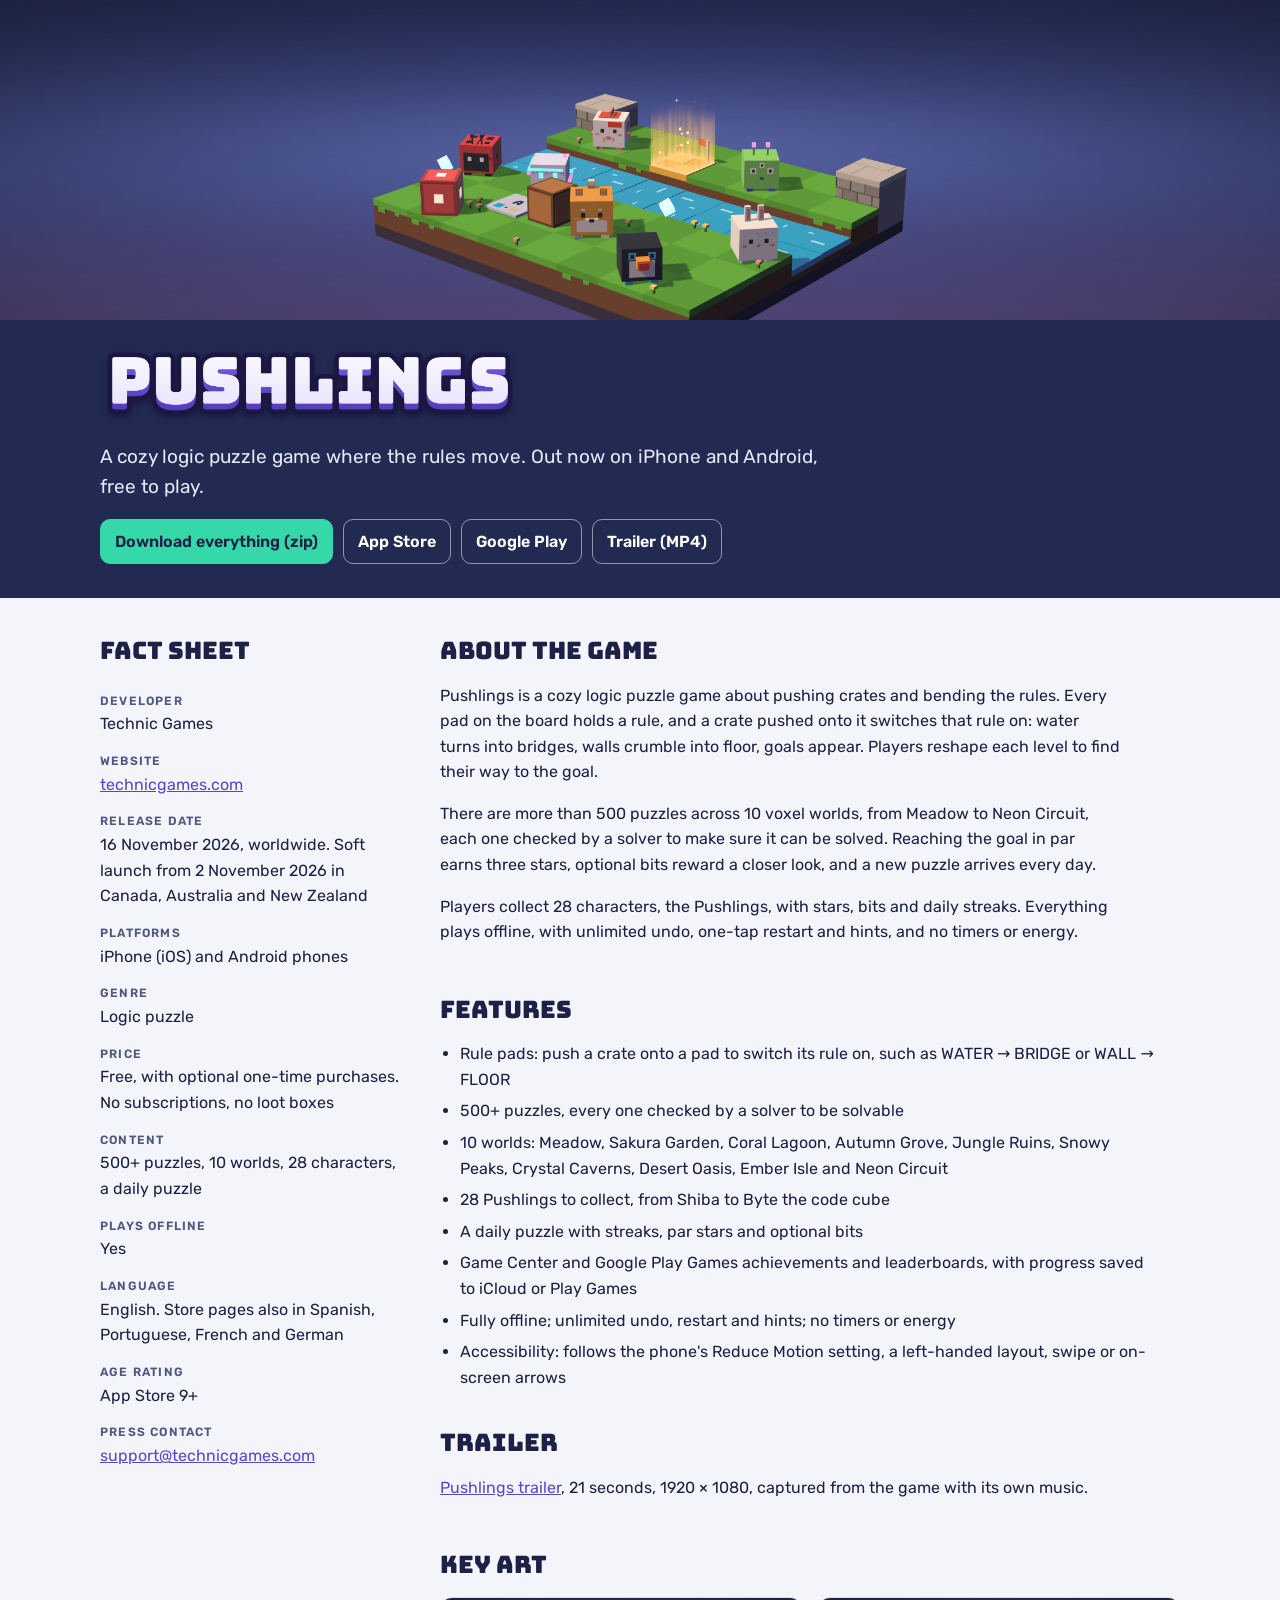
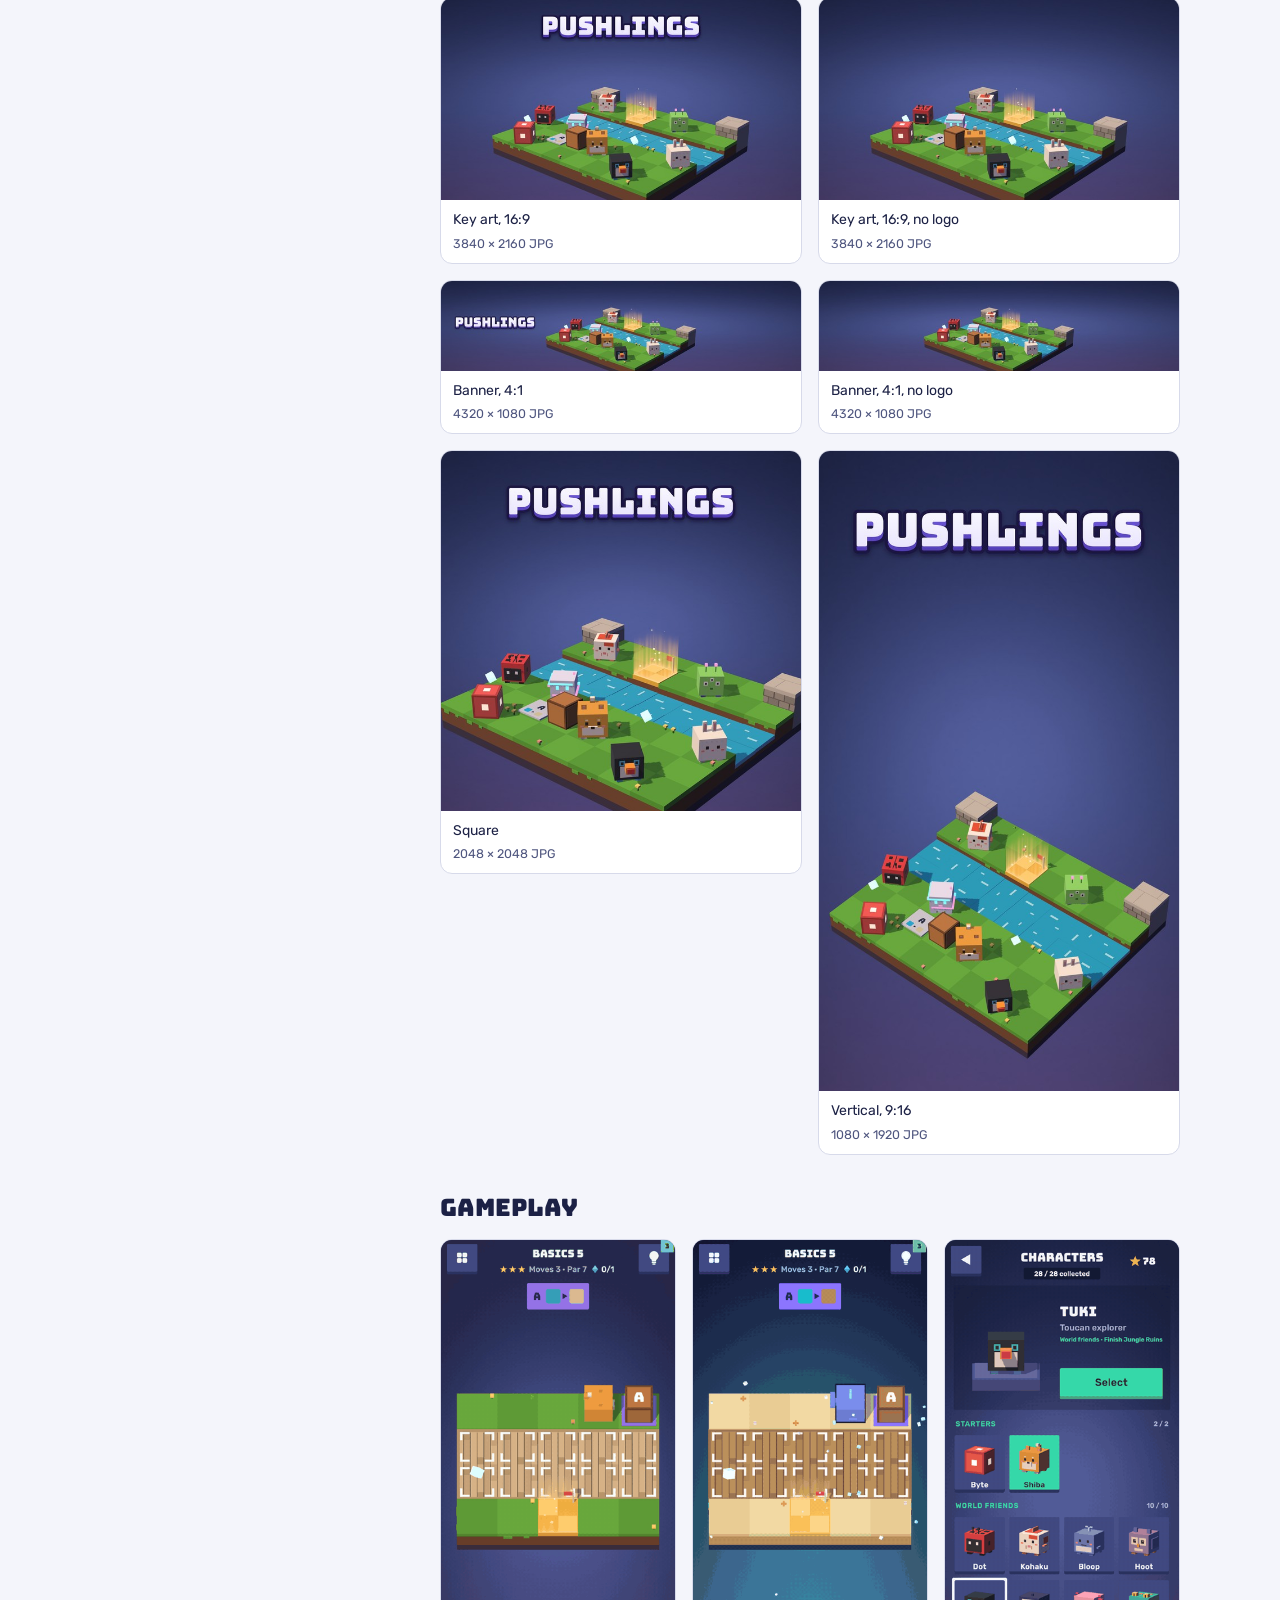
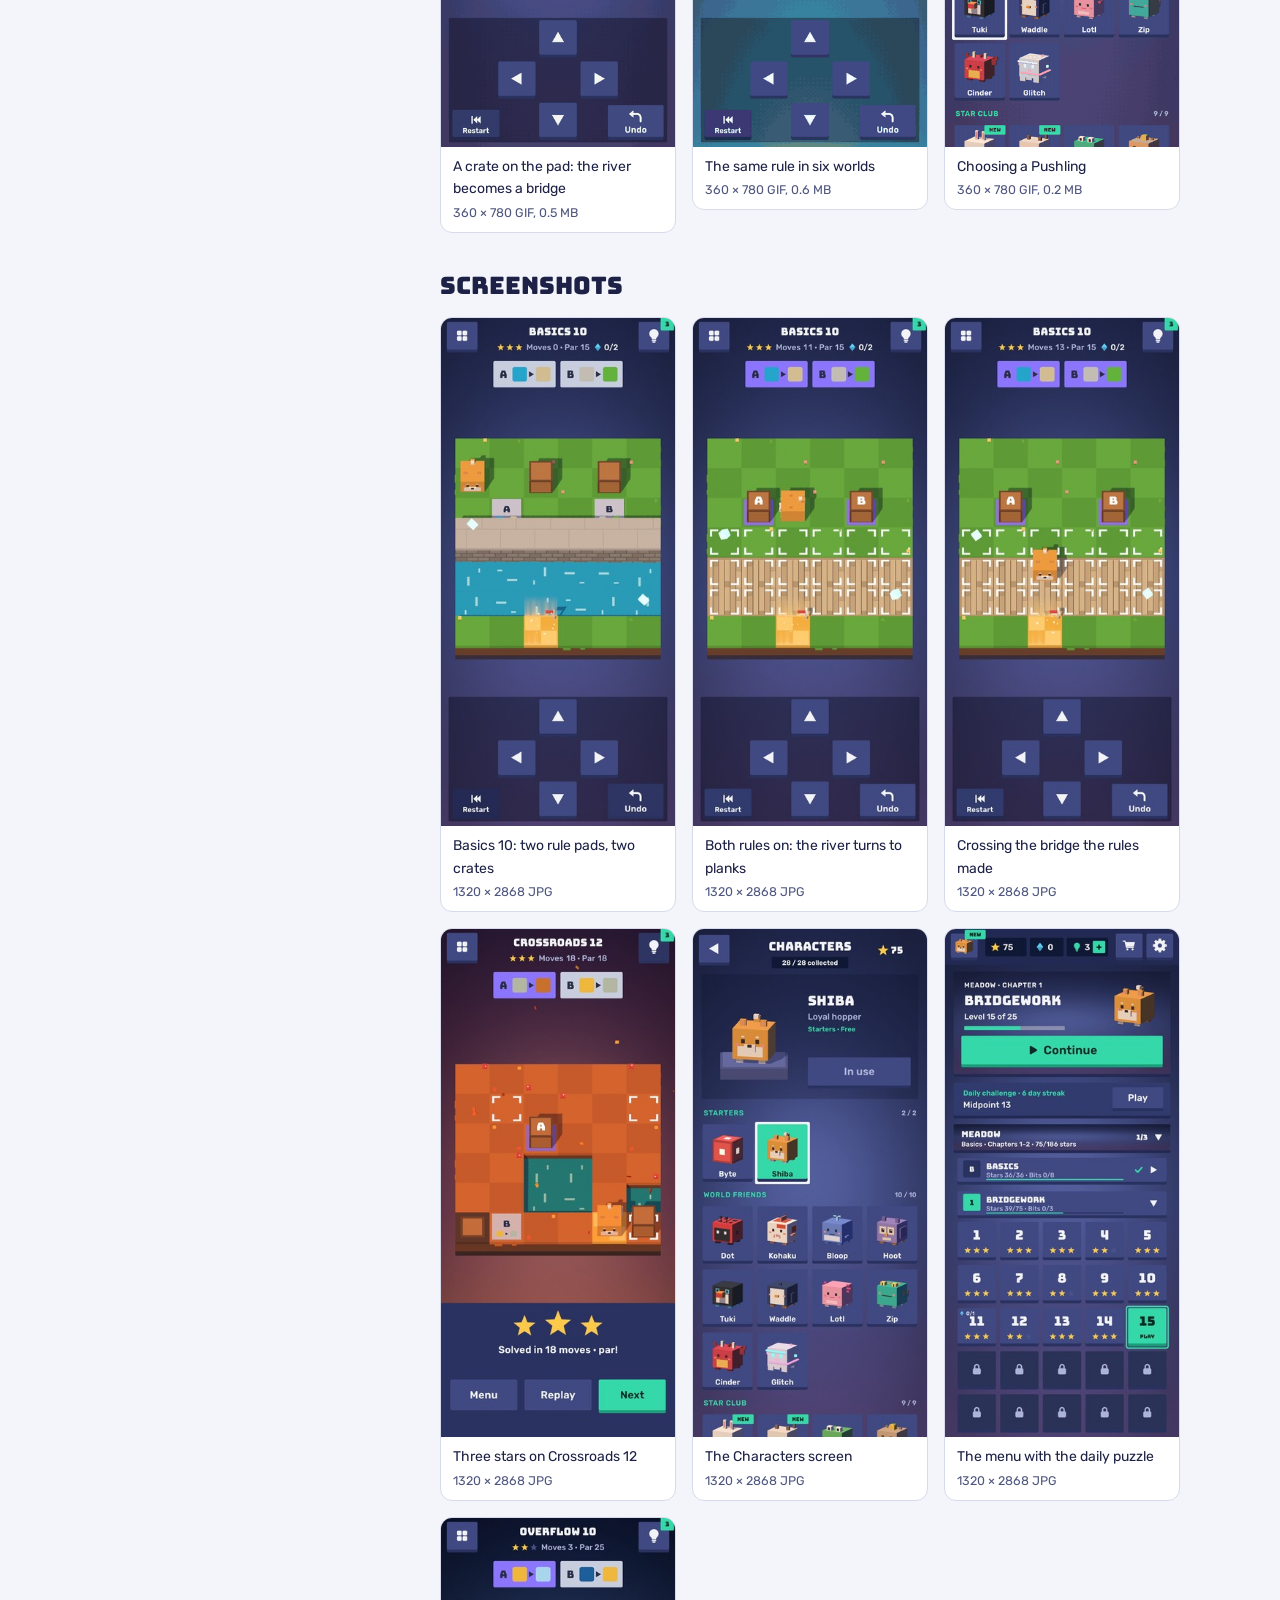
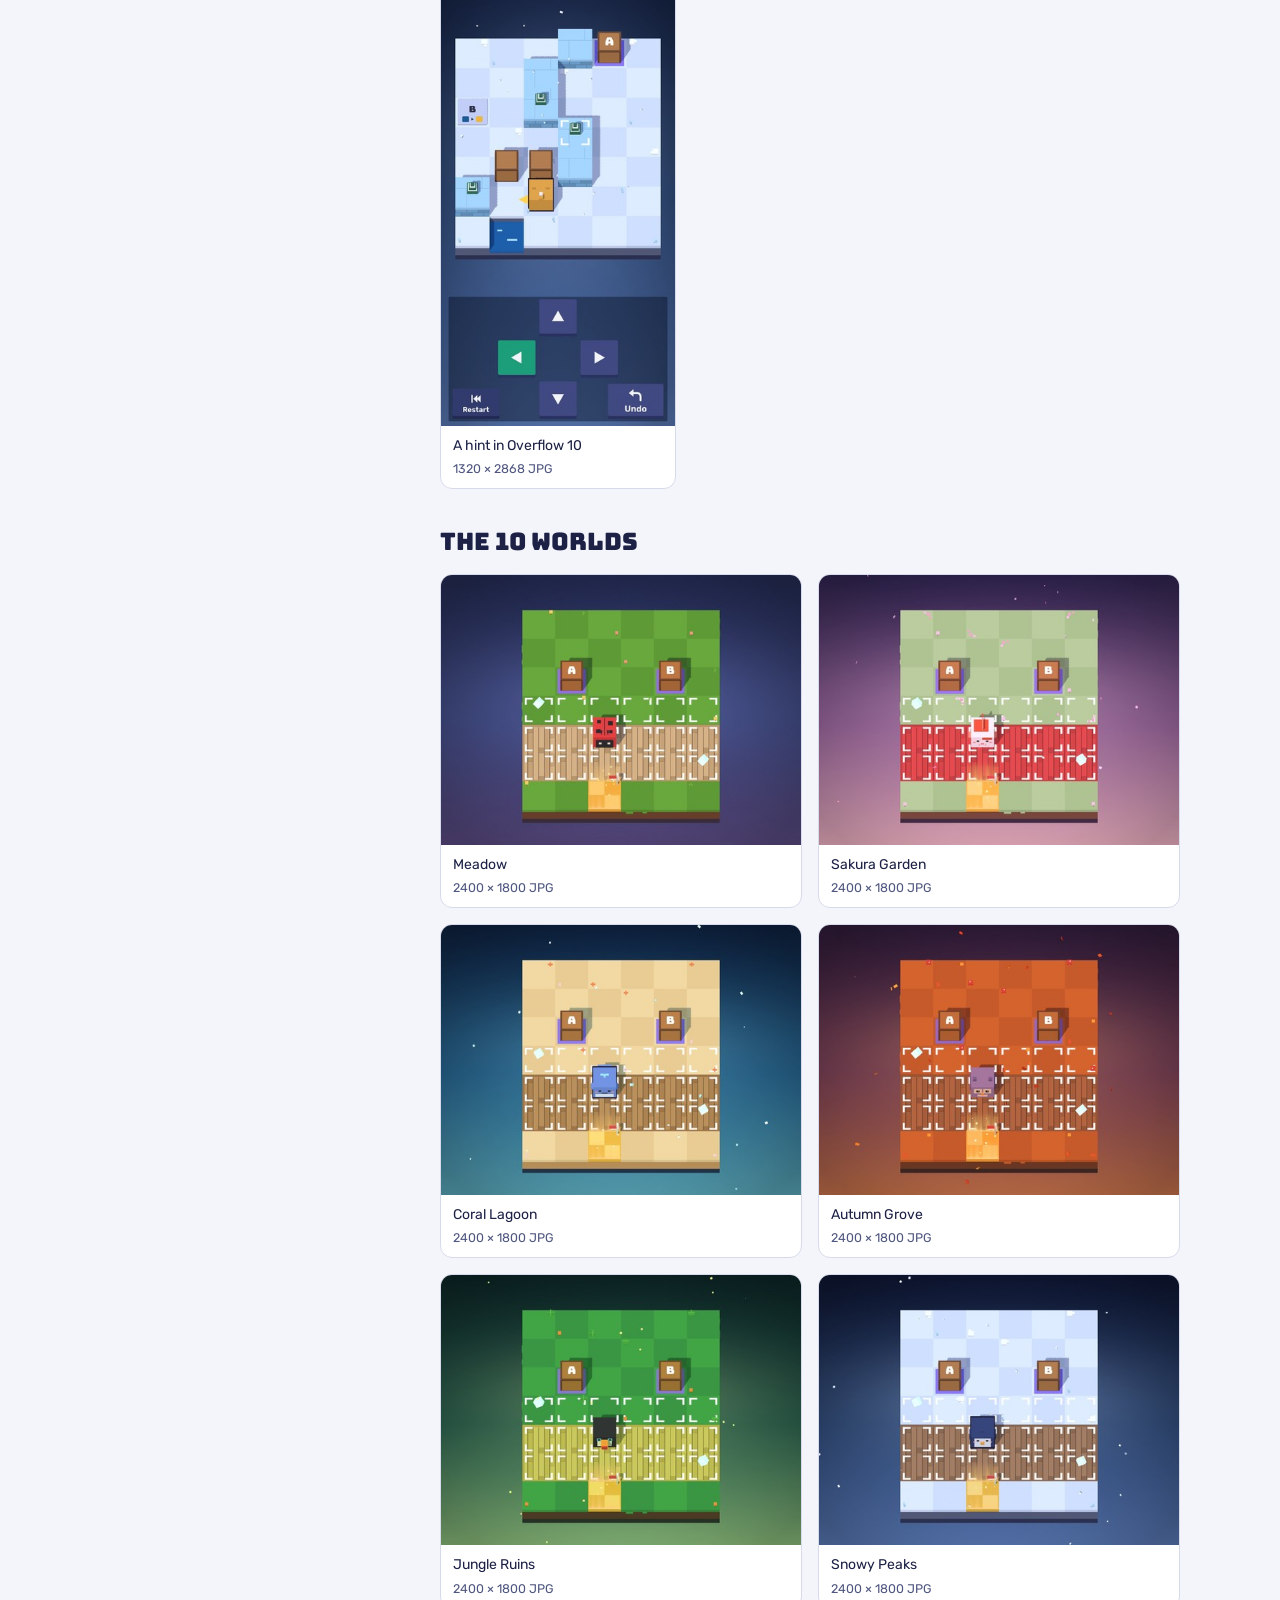
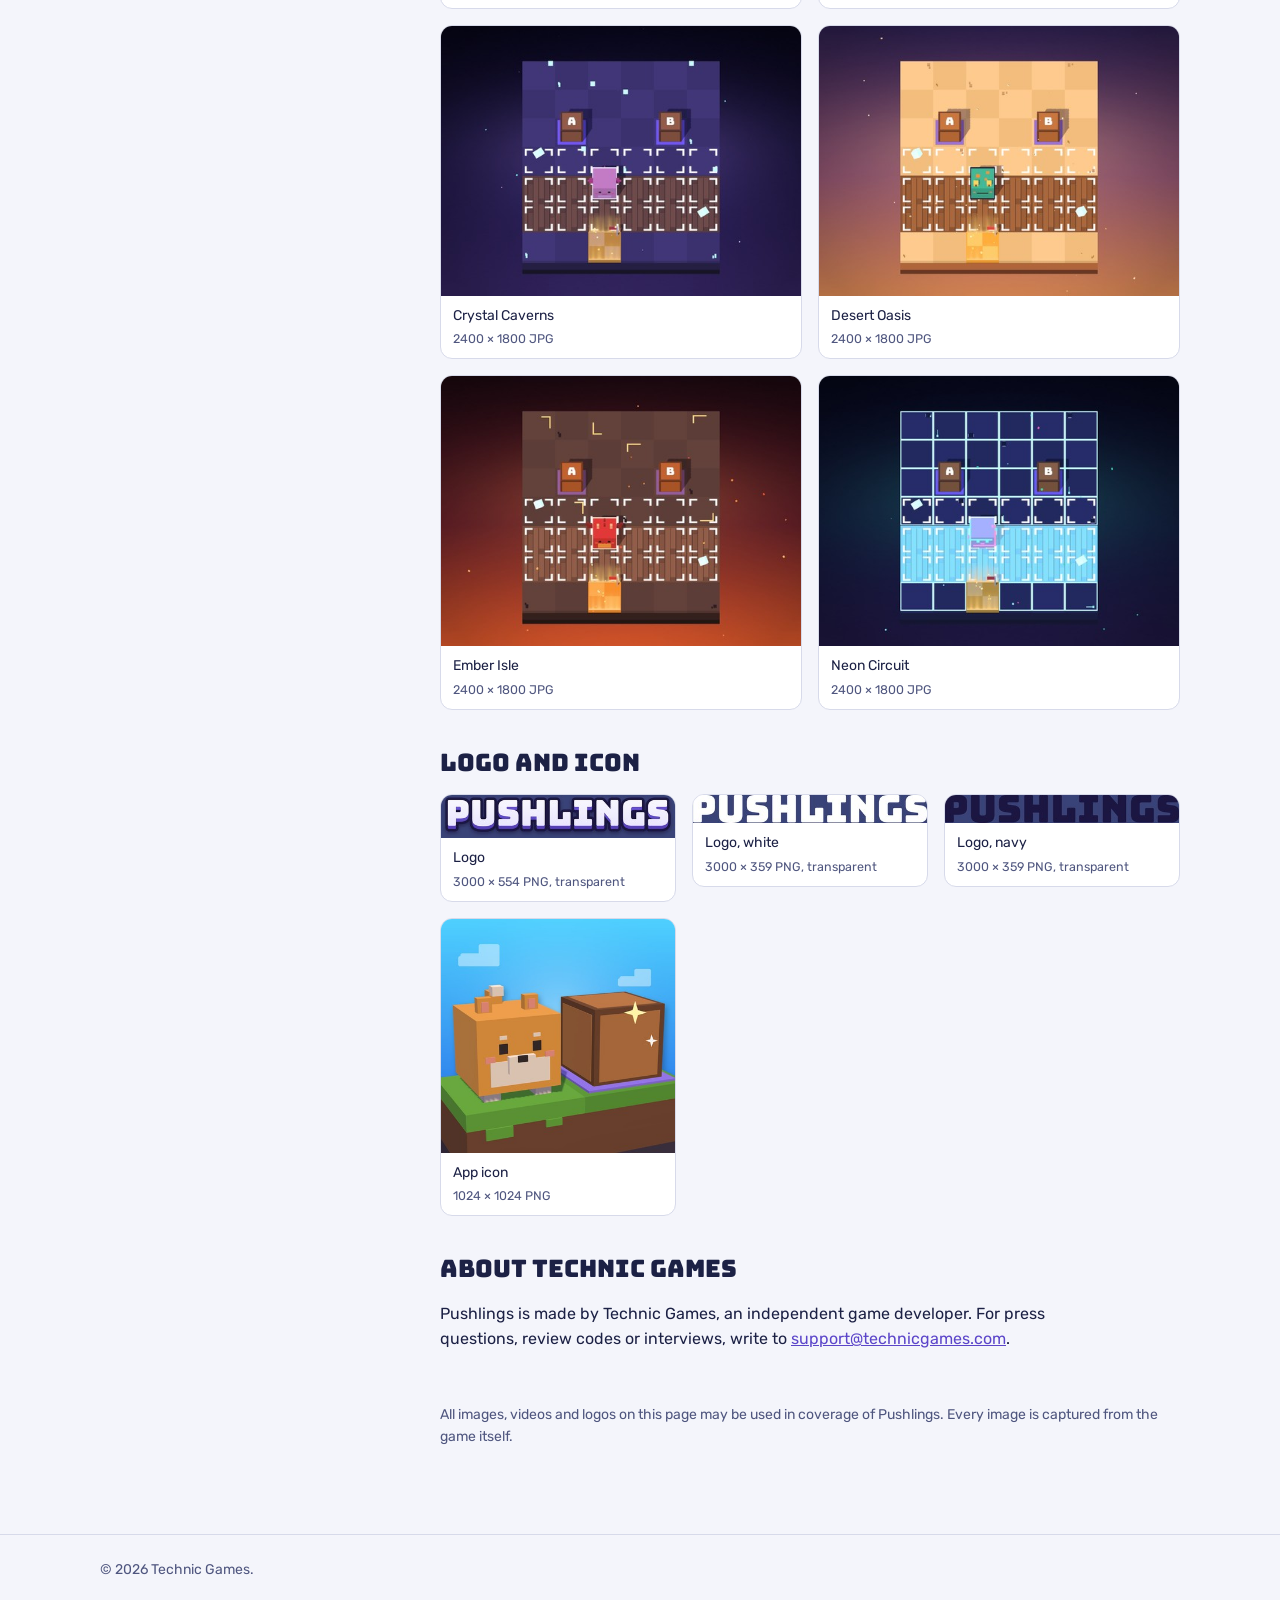
<file: pushlings-press/index.html>
<!doctype html>
<html lang="en">
<head>
<meta charset="utf-8">
<meta name="viewport" content="width=device-width,initial-scale=1">
<title>Pushlings press kit</title>
<meta name="description" content="Press kit for Pushlings, a cozy logic puzzle game by Technic Games: fact sheet, trailer, key art, logos and screenshots.">
<link rel="preconnect" href="https://fonts.googleapis.com">
<link rel="preconnect" href="https://fonts.gstatic.com" crossorigin>
<link rel="stylesheet" href="https://fonts.googleapis.com/css2?family=Bungee&family=Rubik:wght@400;500;600&display=swap">
<style>
:root{--sky:#232A52;--sky2:#3A4378;--ink:#1C2145;--ink2:#4F567F;--rule:#D7DAEA;--paper:#F4F5FB;--card:#FFFFFF;--mint:#34D8A9;--violet:#5B45C9;
  --display:"Bungee","Arial Black",Impact,sans-serif;--text:"Rubik",system-ui,-apple-system,"Segoe UI",Roboto,sans-serif}
*{box-sizing:border-box}
body{margin:0;background:var(--paper);color:var(--ink);font:400 16px/1.6 var(--text)}
a{color:var(--violet)}
a:focus-visible{outline:2px solid var(--violet);outline-offset:2px}
header{background:var(--sky);color:#fff}
header .art{display:block;width:100%;height:auto;aspect-ratio:4/1;object-fit:cover}
.wrap{max-width:1120px;margin:0 auto;padding-inline:20px}
.intro{display:grid;gap:10px;padding-block:28px 34px}
.intro img.logo{width:min(420px,80%);height:auto}
.intro p{margin:0;font-size:19px;color:#E6E8F7;max-width:60ch}
.stores{display:flex;flex-wrap:wrap;gap:10px;margin-top:6px}
.stores a{color:#fff;text-decoration:none;font-weight:600;border:1.5px solid rgba(255,255,255,.5);border-radius:10px;padding:9px 14px}
.stores a.dl{background:var(--mint);color:var(--ink);border-color:var(--mint)}
main{display:grid;grid-template-columns:minmax(0,300px) minmax(0,1fr);gap:40px;padding-block:40px 72px}
@media (max-width:820px){main{grid-template-columns:minmax(0,1fr)}}
aside dl{margin:0;display:grid;gap:2px}
aside dt{font:600 12px/1.4 var(--text);letter-spacing:.1em;text-transform:uppercase;color:var(--ink2);margin-top:14px}
aside dd{margin:0}
h1,h2{font-family:var(--display);font-weight:400;margin:0;line-height:1.1}
h2{font-size:24px;margin-bottom:14px}
section{display:grid;gap:4px;margin-bottom:40px;min-width:0}
section p{margin:0 0 12px;max-width:68ch}
ul{margin:0;padding-left:20px;display:grid;gap:6px;max-width:72ch}
.grid{display:grid;grid-template-columns:repeat(auto-fill,minmax(200px,1fr));gap:16px;align-items:start}
.grid.wide{grid-template-columns:repeat(auto-fill,minmax(320px,1fr))}
figure{margin:0;background:var(--card);border:1px solid var(--rule);border-radius:12px;overflow:hidden;display:grid;min-width:0}
figure img{display:block;width:100%;height:auto;background:var(--sky2)}
figcaption{padding:9px 12px;font-size:14px;display:grid;gap:2px}
figcaption span{color:var(--ink2);font-size:12.5px}
.note{color:var(--ink2);font-size:14px}
footer{border-top:1px solid var(--rule);padding-block:24px 40px;color:var(--ink2);font-size:14px}
</style>
</head>
<body>
<header>
  <img class="art" src="images/keyart/Pushlings_KeyArt_4320x1080_NoLogo.jpg" alt="Shiba and friends on a floating Meadow island by a river, with the goal glowing on the far bank">
  <div class="wrap intro">
    <h1><img class="logo" src="images/logo/Pushlings_Logo.png" alt="Pushlings"></h1>
    <p>A cozy logic puzzle game where the rules move. Out now on iPhone and Android, free to play.</p>
    <div class="stores">
      <a class="dl" href="Pushlings_PressKit.zip">Download everything (zip)</a>
      <a href="https://apps.apple.com/us/app/pushlings-logic-puzzle-game/id6817405644">App Store</a>
      <a href="https://play.google.com/store/apps/details?id=com.technicgames.pushlings">Google Play</a>
      <a href="video/Pushlings_Trailer_1920x1080.mp4">Trailer (MP4)</a>
    </div>
  </div>
</header>
<div class="wrap">
<main>
  <aside><h2>Fact sheet</h2><dl><dt>Developer</dt><dd>Technic Games</dd><dt>Website</dt><dd><a href="https://technicgames.com">technicgames.com</a></dd><dt>Release date</dt><dd>16 November 2026, worldwide. Soft launch from 2 November 2026 in Canada, Australia and New Zealand</dd><dt>Platforms</dt><dd>iPhone (iOS) and Android phones</dd><dt>Genre</dt><dd>Logic puzzle</dd><dt>Price</dt><dd>Free, with optional one-time purchases. No subscriptions, no loot boxes</dd><dt>Content</dt><dd>500+ puzzles, 10 worlds, 28 characters, a daily puzzle</dd><dt>Plays offline</dt><dd>Yes</dd><dt>Language</dt><dd>English. Store pages also in Spanish, Portuguese, French and German</dd><dt>Age rating</dt><dd>App Store 9+</dd><dt>Press contact</dt><dd><a href="mailto:support@technicgames.com">support@technicgames.com</a></dd></dl></aside>
  <div>
    <section><h2>About the game</h2><p>Pushlings is a cozy logic puzzle game about pushing crates and bending the rules. Every pad on the board holds a rule, and a crate pushed onto it switches that rule on: water turns into bridges, walls crumble into floor, goals appear. Players reshape each level to find their way to the goal.</p><p>There are more than 500 puzzles across 10 voxel worlds, from Meadow to Neon Circuit, each one checked by a solver to make sure it can be solved. Reaching the goal in par earns three stars, optional bits reward a closer look, and a new puzzle arrives every day.</p><p>Players collect 28 characters, the Pushlings, with stars, bits and daily streaks. Everything plays offline, with unlimited undo, one-tap restart and hints, and no timers or energy.</p></section>
    <section><h2>Features</h2><ul><li>Rule pads: push a crate onto a pad to switch its rule on, such as WATER → BRIDGE or WALL → FLOOR</li><li>500+ puzzles, every one checked by a solver to be solvable</li><li>10 worlds: Meadow, Sakura Garden, Coral Lagoon, Autumn Grove, Jungle Ruins, Snowy Peaks, Crystal Caverns, Desert Oasis, Ember Isle and Neon Circuit</li><li>28 Pushlings to collect, from Shiba to Byte the code cube</li><li>A daily puzzle with streaks, par stars and optional bits</li><li>Game Center and Google Play Games achievements and leaderboards, with progress saved to iCloud or Play Games</li><li>Fully offline; unlimited undo, restart and hints; no timers or energy</li><li>Accessibility: follows the phone&#x27;s Reduce Motion setting, a left-handed layout, swipe or on-screen arrows</li></ul></section>
    <section><h2>Trailer</h2><p><a href="video/Pushlings_Trailer_1920x1080.mp4">Pushlings trailer</a>, 21 seconds, 1920 × 1080, captured from the game with its own music.</p></section>
    <section><h2>Key art</h2><div class="grid wide"><figure><a href="images/keyart/Pushlings_KeyArt_3840x2160.jpg"><img src="images/thumbs/Pushlings_KeyArt_3840x2160.jpg" alt="Key art, 16:9" loading="lazy"></a><figcaption>Key art, 16:9<span>3840 × 2160 JPG</span></figcaption></figure><figure><a href="images/keyart/Pushlings_KeyArt_3840x2160_NoLogo.jpg"><img src="images/thumbs/Pushlings_KeyArt_3840x2160_NoLogo.jpg" alt="Key art, 16:9, no logo" loading="lazy"></a><figcaption>Key art, 16:9, no logo<span>3840 × 2160 JPG</span></figcaption></figure><figure><a href="images/keyart/Pushlings_KeyArt_4320x1080.jpg"><img src="images/thumbs/Pushlings_KeyArt_4320x1080.jpg" alt="Banner, 4:1" loading="lazy"></a><figcaption>Banner, 4:1<span>4320 × 1080 JPG</span></figcaption></figure><figure><a href="images/keyart/Pushlings_KeyArt_4320x1080_NoLogo.jpg"><img src="images/thumbs/Pushlings_KeyArt_4320x1080_NoLogo.jpg" alt="Banner, 4:1, no logo" loading="lazy"></a><figcaption>Banner, 4:1, no logo<span>4320 × 1080 JPG</span></figcaption></figure><figure><a href="images/keyart/Pushlings_KeyArt_2048x2048.jpg"><img src="images/thumbs/Pushlings_KeyArt_2048x2048.jpg" alt="Square" loading="lazy"></a><figcaption>Square<span>2048 × 2048 JPG</span></figcaption></figure><figure><a href="images/keyart/Pushlings_KeyArt_1080x1920.jpg"><img src="images/thumbs/Pushlings_KeyArt_1080x1920.jpg" alt="Vertical, 9:16" loading="lazy"></a><figcaption>Vertical, 9:16<span>1080 × 1920 JPG</span></figcaption></figure></div></section>
    <section><h2>Gameplay</h2><div class="grid"><figure><a href="images/gifs/Pushlings_rule_flip.gif"><img src="images/gifs/Pushlings_rule_flip.gif" alt="A crate on the pad: the river becomes a bridge" loading="lazy"></a><figcaption>A crate on the pad: the river becomes a bridge<span>360 × 780 GIF, 0.5 MB</span></figcaption></figure><figure><a href="images/gifs/Pushlings_worlds.gif"><img src="images/gifs/Pushlings_worlds.gif" alt="The same rule in six worlds" loading="lazy"></a><figcaption>The same rule in six worlds<span>360 × 780 GIF, 0.6 MB</span></figcaption></figure><figure><a href="images/gifs/Pushlings_characters.gif"><img src="images/gifs/Pushlings_characters.gif" alt="Choosing a Pushling" loading="lazy"></a><figcaption>Choosing a Pushling<span>360 × 780 GIF, 0.2 MB</span></figcaption></figure></div></section>
    <section><h2>Screenshots</h2><div class="grid"><figure><a href="images/screenshots/Pushlings_Screenshot_01.jpg"><img src="images/thumbs/Pushlings_Screenshot_01.jpg" alt="Basics 10: two rule pads, two crates" loading="lazy"></a><figcaption>Basics 10: two rule pads, two crates<span>1320 × 2868 JPG</span></figcaption></figure><figure><a href="images/screenshots/Pushlings_Screenshot_02.jpg"><img src="images/thumbs/Pushlings_Screenshot_02.jpg" alt="Both rules on: the river turns to planks" loading="lazy"></a><figcaption>Both rules on: the river turns to planks<span>1320 × 2868 JPG</span></figcaption></figure><figure><a href="images/screenshots/Pushlings_Screenshot_03.jpg"><img src="images/thumbs/Pushlings_Screenshot_03.jpg" alt="Crossing the bridge the rules made" loading="lazy"></a><figcaption>Crossing the bridge the rules made<span>1320 × 2868 JPG</span></figcaption></figure><figure><a href="images/screenshots/Pushlings_Screenshot_04.jpg"><img src="images/thumbs/Pushlings_Screenshot_04.jpg" alt="Three stars on Crossroads 12" loading="lazy"></a><figcaption>Three stars on Crossroads 12<span>1320 × 2868 JPG</span></figcaption></figure><figure><a href="images/screenshots/Pushlings_Screenshot_05.jpg"><img src="images/thumbs/Pushlings_Screenshot_05.jpg" alt="The Characters screen" loading="lazy"></a><figcaption>The Characters screen<span>1320 × 2868 JPG</span></figcaption></figure><figure><a href="images/screenshots/Pushlings_Screenshot_06.jpg"><img src="images/thumbs/Pushlings_Screenshot_06.jpg" alt="The menu with the daily puzzle" loading="lazy"></a><figcaption>The menu with the daily puzzle<span>1320 × 2868 JPG</span></figcaption></figure><figure><a href="images/screenshots/Pushlings_Screenshot_07.jpg"><img src="images/thumbs/Pushlings_Screenshot_07.jpg" alt="A hint in Overflow 10" loading="lazy"></a><figcaption>A hint in Overflow 10<span>1320 × 2868 JPG</span></figcaption></figure></div></section>
    <section><h2>The 10 worlds</h2><div class="grid wide"><figure><a href="images/worlds/Pushlings_World_Meadow.jpg"><img src="images/thumbs/Pushlings_World_Meadow.jpg" alt="Meadow" loading="lazy"></a><figcaption>Meadow<span>2400 × 1800 JPG</span></figcaption></figure><figure><a href="images/worlds/Pushlings_World_Sakura_Garden.jpg"><img src="images/thumbs/Pushlings_World_Sakura_Garden.jpg" alt="Sakura Garden" loading="lazy"></a><figcaption>Sakura Garden<span>2400 × 1800 JPG</span></figcaption></figure><figure><a href="images/worlds/Pushlings_World_Coral_Lagoon.jpg"><img src="images/thumbs/Pushlings_World_Coral_Lagoon.jpg" alt="Coral Lagoon" loading="lazy"></a><figcaption>Coral Lagoon<span>2400 × 1800 JPG</span></figcaption></figure><figure><a href="images/worlds/Pushlings_World_Autumn_Grove.jpg"><img src="images/thumbs/Pushlings_World_Autumn_Grove.jpg" alt="Autumn Grove" loading="lazy"></a><figcaption>Autumn Grove<span>2400 × 1800 JPG</span></figcaption></figure><figure><a href="images/worlds/Pushlings_World_Jungle_Ruins.jpg"><img src="images/thumbs/Pushlings_World_Jungle_Ruins.jpg" alt="Jungle Ruins" loading="lazy"></a><figcaption>Jungle Ruins<span>2400 × 1800 JPG</span></figcaption></figure><figure><a href="images/worlds/Pushlings_World_Snowy_Peaks.jpg"><img src="images/thumbs/Pushlings_World_Snowy_Peaks.jpg" alt="Snowy Peaks" loading="lazy"></a><figcaption>Snowy Peaks<span>2400 × 1800 JPG</span></figcaption></figure><figure><a href="images/worlds/Pushlings_World_Crystal_Caverns.jpg"><img src="images/thumbs/Pushlings_World_Crystal_Caverns.jpg" alt="Crystal Caverns" loading="lazy"></a><figcaption>Crystal Caverns<span>2400 × 1800 JPG</span></figcaption></figure><figure><a href="images/worlds/Pushlings_World_Desert_Oasis.jpg"><img src="images/thumbs/Pushlings_World_Desert_Oasis.jpg" alt="Desert Oasis" loading="lazy"></a><figcaption>Desert Oasis<span>2400 × 1800 JPG</span></figcaption></figure><figure><a href="images/worlds/Pushlings_World_Ember_Isle.jpg"><img src="images/thumbs/Pushlings_World_Ember_Isle.jpg" alt="Ember Isle" loading="lazy"></a><figcaption>Ember Isle<span>2400 × 1800 JPG</span></figcaption></figure><figure><a href="images/worlds/Pushlings_World_Neon_Circuit.jpg"><img src="images/thumbs/Pushlings_World_Neon_Circuit.jpg" alt="Neon Circuit" loading="lazy"></a><figcaption>Neon Circuit<span>2400 × 1800 JPG</span></figcaption></figure></div></section>
    <section><h2>Logo and icon</h2><div class="grid"><figure><a href="images/logo/Pushlings_Logo.png"><img src="images/thumbs/Pushlings_Logo.jpg" alt="Logo" loading="lazy"></a><figcaption>Logo<span>3000 × 554 PNG, transparent</span></figcaption></figure><figure><a href="images/logo/Pushlings_Logo_White.png"><img src="images/thumbs/Pushlings_Logo_White.jpg" alt="Logo, white" loading="lazy"></a><figcaption>Logo, white<span>3000 × 359 PNG, transparent</span></figcaption></figure><figure><a href="images/logo/Pushlings_Logo_Navy.png"><img src="images/thumbs/Pushlings_Logo_Navy.jpg" alt="Logo, navy" loading="lazy"></a><figcaption>Logo, navy<span>3000 × 359 PNG, transparent</span></figcaption></figure><figure><a href="images/logo/Pushlings_Icon_1024.png"><img src="images/thumbs/Pushlings_Icon_1024.jpg" alt="App icon" loading="lazy"></a><figcaption>App icon<span>1024 × 1024 PNG</span></figcaption></figure></div></section>
    <section><h2>About Technic Games</h2><p>Pushlings is made by Technic Games, an independent game developer. For press questions, review codes or interviews, write to <a href="mailto:support@technicgames.com">support@technicgames.com</a>.</p></section>
    <p class="note">All images, videos and logos on this page may be used in coverage of Pushlings. Every image is captured from the game itself.</p>
  </div>
</main>
</div>
<footer><div class="wrap">© 2026 Technic Games.</div></footer>
</body>
</html>
</file>
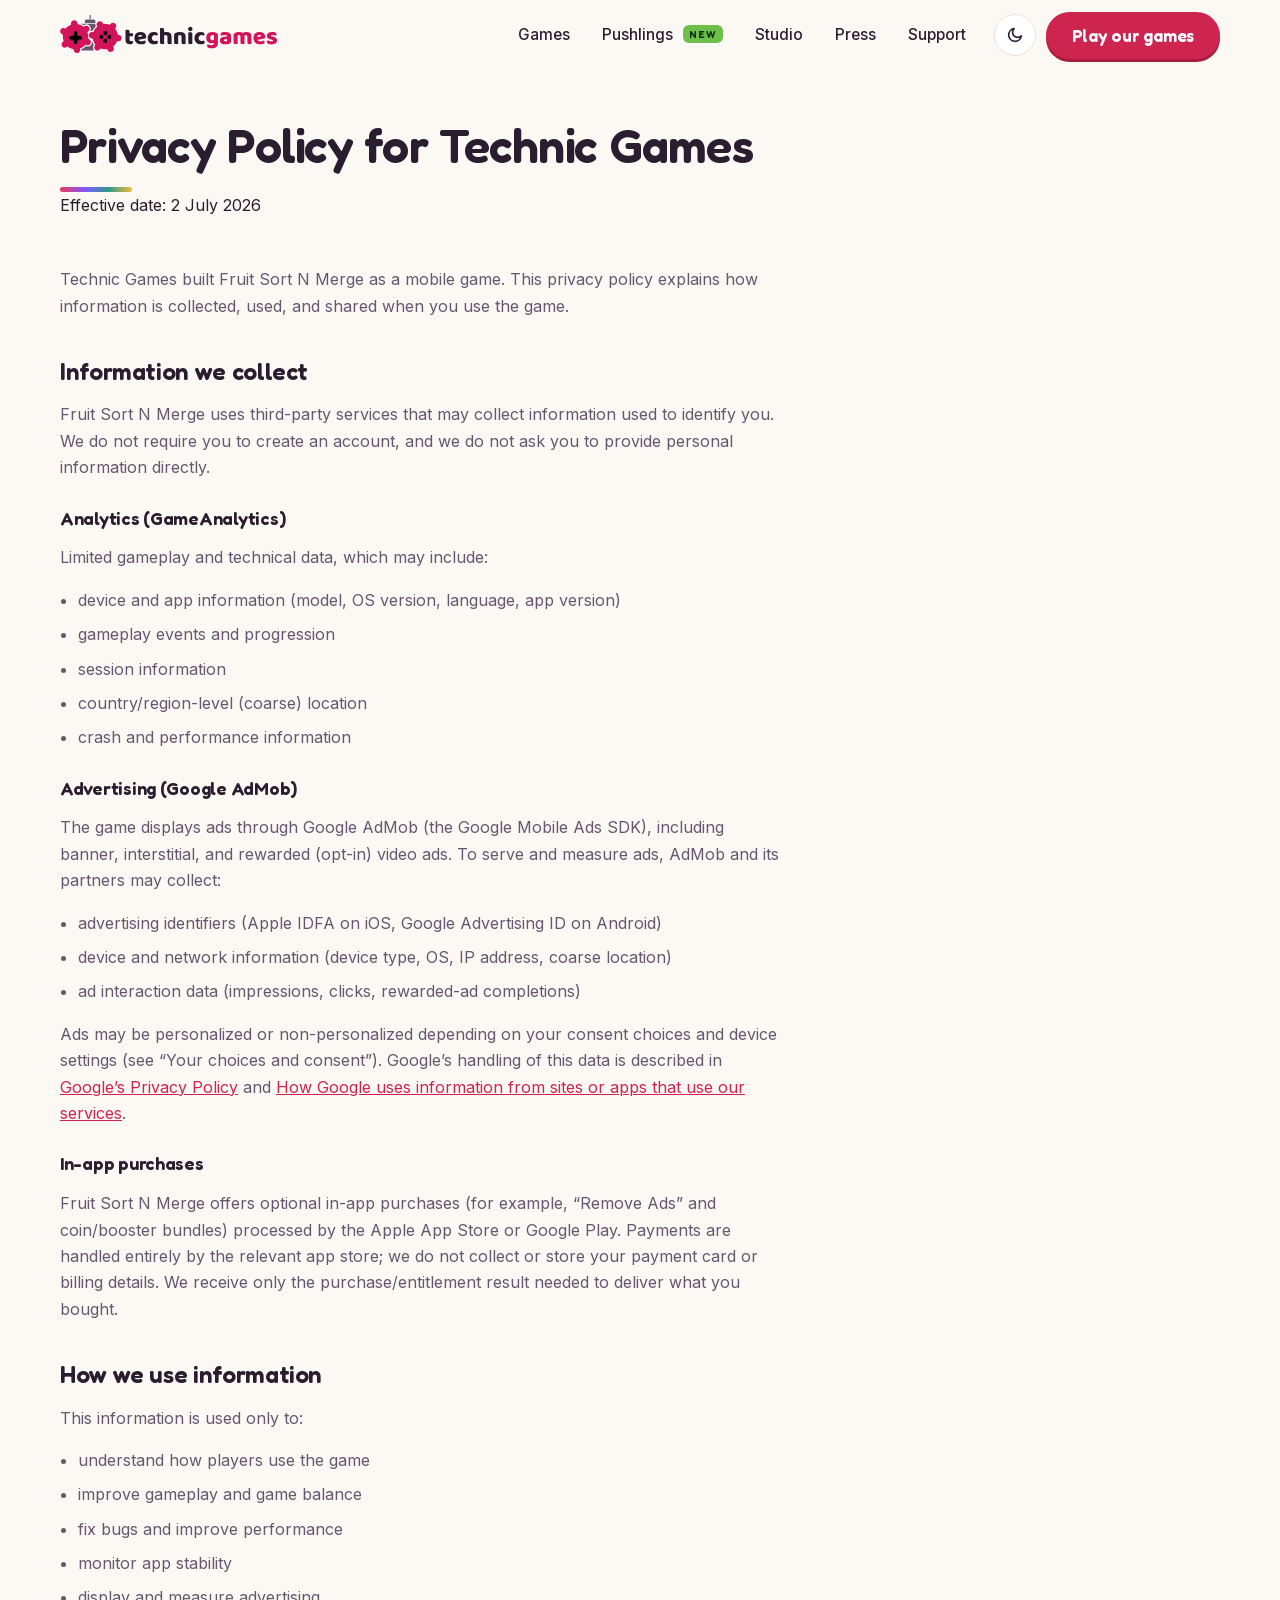
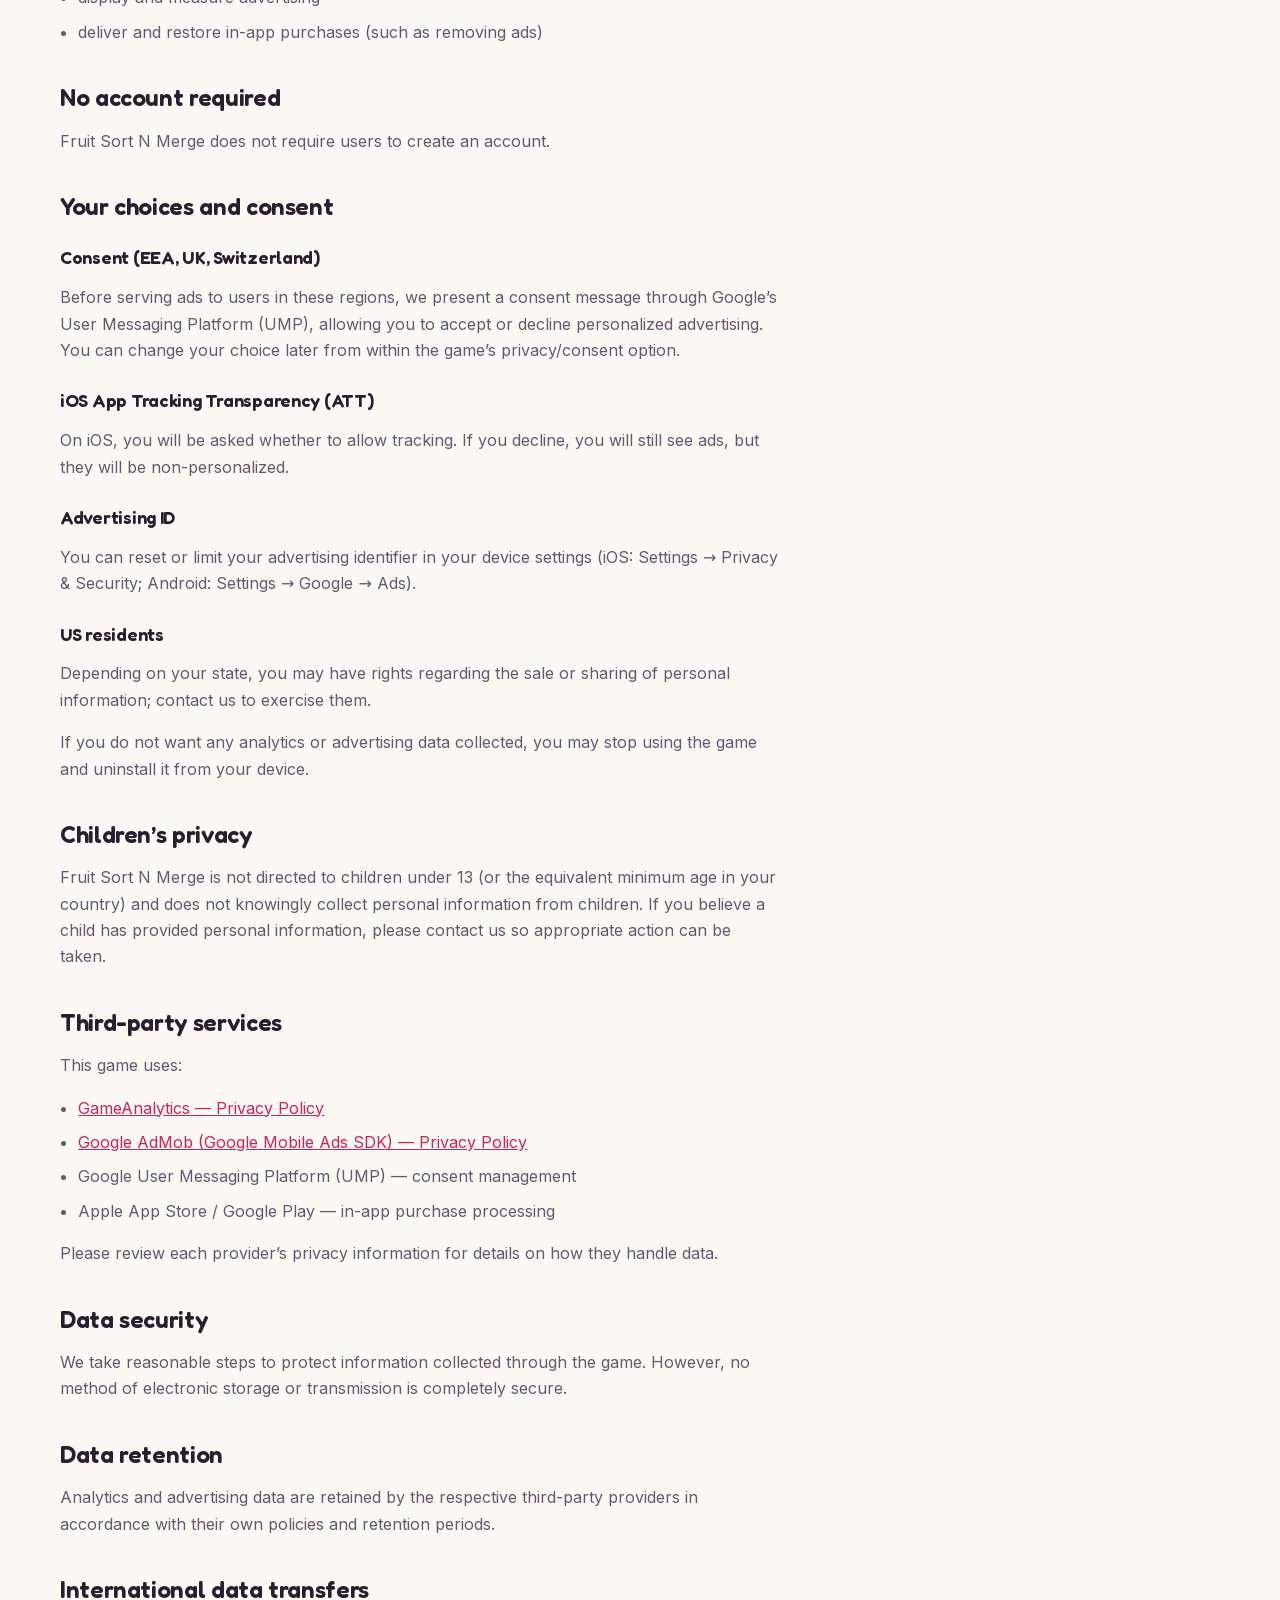
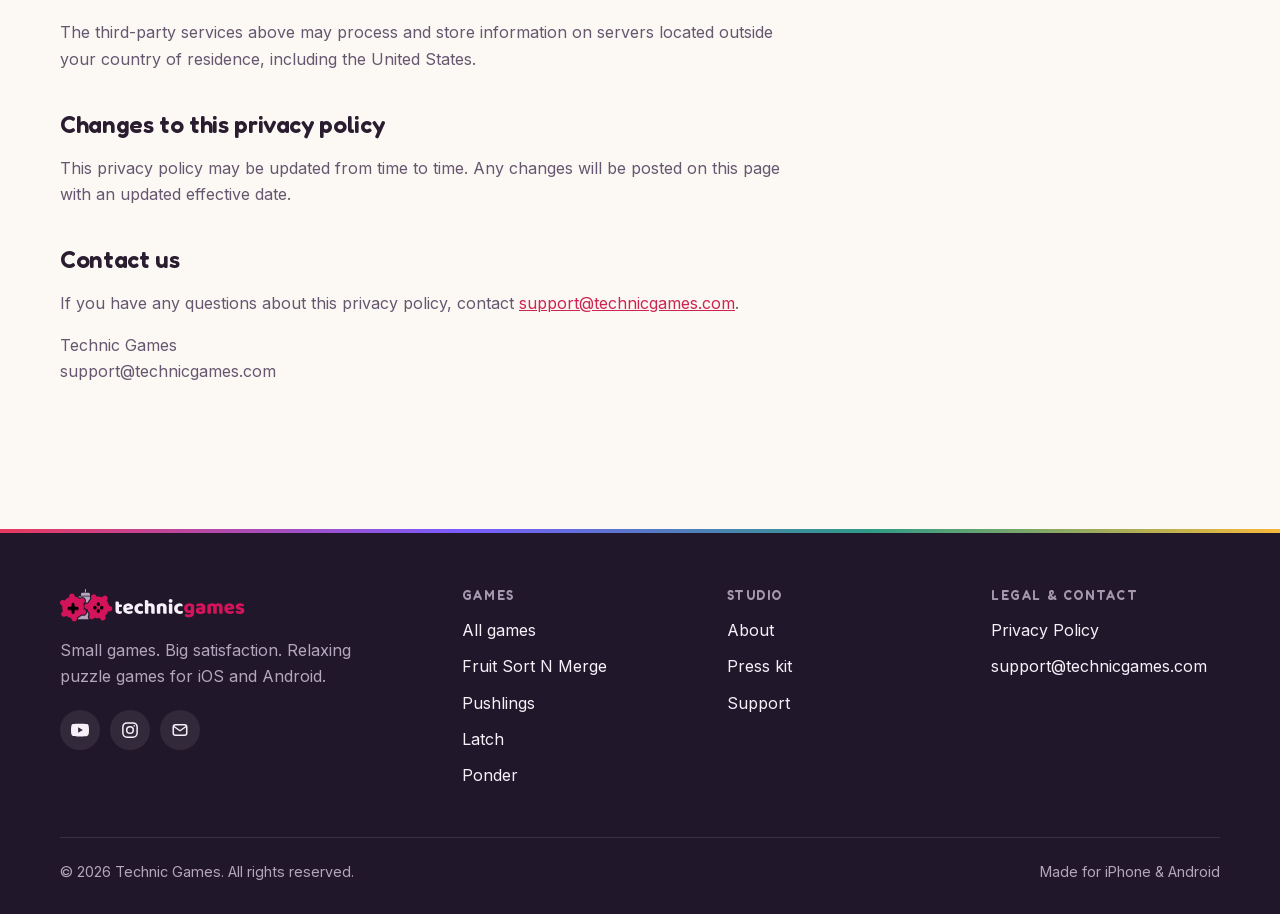
<file: privacy.html>
<!doctype html>
<html lang="en">
<head>
<meta charset="utf-8">
<meta name="viewport" content="width=device-width, initial-scale=1">

<!-- Resolve the theme before first paint: stored choice, else the OS.
     Must sit ABOVE any stylesheet link — a script after one blocks on the
     CSS download, which would reintroduce the flash this exists to stop.
     Without JS the site stays light. -->
<script>
(function () {
  var t = null;
  try { t = localStorage.getItem("tg-theme"); } catch (e) {}
  if (t !== "light" && t !== "dark") {
    t = window.matchMedia && matchMedia("(prefers-color-scheme: dark)").matches ? "dark" : "light";
  }
  document.documentElement.setAttribute("data-theme", t);
})();
</script>

<title>Privacy Policy — Technic Games</title>
<meta name="description" content="How Fruit Sort N Merge handles analytics (GameAnalytics), advertising (Google AdMob), and in-app purchases — and the privacy choices you have.">
<link rel="canonical" href="https://technicgames.com/privacy.html">
<meta name="theme-color" content="#FCF9F4">
<meta name="robots" content="index, follow">

<meta property="og:type" content="website">
<meta property="og:site_name" content="Technic Games">
<meta property="og:title" content="Privacy Policy — Technic Games">
<meta property="og:description" content="How Fruit Sort N Merge handles analytics (GameAnalytics), advertising (Google AdMob), and in-app purchases — and the privacy choices you have.">
<meta property="og:image" content="https://technicgames.com/assets/og-image.png">
<meta property="og:url" content="https://technicgames.com/privacy.html">

<meta name="twitter:card" content="summary_large_image">
<meta name="twitter:title" content="Privacy Policy — Technic Games">
<meta name="twitter:description" content="How Fruit Sort N Merge handles analytics (GameAnalytics), advertising (Google AdMob), and in-app purchases — and the privacy choices you have.">
<meta name="twitter:image" content="https://technicgames.com/assets/og-image.png">

<link rel="icon" href="assets/favicon.ico" sizes="any">
<link rel="apple-touch-icon" href="assets/apple-touch-icon.png">

<!-- Fonts are same-origin, so no preconnect is needed. -->
<link rel="preload" href="assets/fonts/inter-var.woff2" as="font" type="font/woff2" crossorigin>
<link rel="preload" href="assets/fonts/fredoka-var.woff2" as="font" type="font/woff2" crossorigin>
<link rel="stylesheet" href="assets/styles.css">
</head>

<!-- Content supplied by Technic Games. Not legal advice; have counsel review
     before relying on it, and keep it in step with the app's actual SDKs. -->

<body>
<a class="skip-link" href="#main">Skip to content</a>

<header class="site-header">
  <div class="wrap">
    <!-- LOGO:START — generated from assets/logo.svg by tools/sync-logo.py. Do not edit by hand. -->
    <a class="logo" href="index.html" aria-label="Technic Games — home">
      <svg viewBox="0 0 1904.11 350" width="218" height="40" aria-hidden="true" focusable="false">
      <defs>
      <style>
      .logo .tglogo-cls-1 { filter: url(#tglogo-drop-shadow-1); }
      .logo .tglogo-cls-2 { filter: url(#tglogo-drop-shadow-3); }
      .logo .tglogo-cls-3 { filter: url(#tglogo-drop-shadow-2); }
      .logo .tglogo-cls-4 { filter: url(#tglogo-drop-shadow-5); }
      .logo .tglogo-cls-5 { filter: url(#tglogo-drop-shadow-4); }
      .logo .tglogo-cls-6 { fill: #d4145a; }
      .logo .tglogo-cls-7 { fill: var(--muted); }
      .logo .tglogo-cls-8 { fill: none; stroke: var(--muted); stroke-miterlimit: 10; stroke-width: 10px; }
      .logo .tglogo-cls-9, .logo .tglogo-cls-10 { fill: currentColor; }
      </style>
      <filter id="tglogo-drop-shadow-1" x="77.81" y="140.39" width="113.22" height="113.22" filterUnits="userSpaceOnUse">
      <feOffset dx="0" dy="7"/>
      <feGaussianBlur result="blur" stdDeviation="5"/>
      <feFlood flood-color="#000" flood-opacity=".5"/>
      <feComposite in2="blur" operator="in"/>
      <feComposite in="SourceGraphic"/>
      </filter>
      <filter id="tglogo-drop-shadow-2" x="377.1" y="137.6" width="34.46" height="34.46" filterUnits="userSpaceOnUse">
      <feOffset dx="0" dy="7"/>
      <feGaussianBlur result="blur-2" stdDeviation="5"/>
      <feFlood flood-color="#000" flood-opacity=".5"/>
      <feComposite in2="blur-2" operator="in"/>
      <feComposite in="SourceGraphic"/>
      </filter>
      <filter id="tglogo-drop-shadow-3" x="377.1" y="207" width="34.46" height="34.46" filterUnits="userSpaceOnUse">
      <feOffset dx="0" dy="7"/>
      <feGaussianBlur result="blur-3" stdDeviation="5"/>
      <feFlood flood-color="#000" flood-opacity=".5"/>
      <feComposite in2="blur-3" operator="in"/>
      <feComposite in="SourceGraphic"/>
      </filter>
      <filter id="tglogo-drop-shadow-4" x="411.8" y="172.3" width="34.46" height="34.46" filterUnits="userSpaceOnUse">
      <feOffset dx="0" dy="7"/>
      <feGaussianBlur result="blur-4" stdDeviation="5"/>
      <feFlood flood-color="#000" flood-opacity=".5"/>
      <feComposite in2="blur-4" operator="in"/>
      <feComposite in="SourceGraphic"/>
      </filter>
      <filter id="tglogo-drop-shadow-5" x="341.86" y="171.73" width="34.46" height="34.46" filterUnits="userSpaceOnUse">
      <feOffset dx="0" dy="7"/>
      <feGaussianBlur result="blur-5" stdDeviation="5"/>
      <feFlood flood-color="#000" flood-opacity=".5"/>
      <feComposite in2="blur-5" operator="in"/>
      <feComposite in="SourceGraphic"/>
      </filter>
      </defs>
      <path class="tglogo-cls-7" d="M308.33,70.16h-92.58s0-15.19,0-15.19c0-8.34,6.76-15.1,15.1-15.1h62.38c8.34,0,15.1,6.76,15.1,15.1v15.19Z"/>
      <path class="tglogo-cls-6" d="M510.41,229.75l-12.57.18c-7,17.99-18.5,33.54-33.01,45.45l3.74,12.03c9.85,31.8-33.96,51.34-51.03,22.76l-6.44-10.79c-9.17,1.4-18.67,1.65-28.31.64-9.65-1.01-18.88-3.22-27.57-6.48l-8.53,9.23c-22.62,24.44-61.45-3.74-45.22-32.82l6.13-11c-11.72-14.65-19.75-32.24-22.89-51.29l-12.26-2.78c-32.47-7.37-27.48-55.07,5.81-55.57l12.57-.18c7-17.99,18.5-33.54,33-45.45l-3.72-12.03c-9.86-31.8,33.95-51.35,51.03-22.76l6.44,10.79c9.17-1.4,18.67-1.65,28.31-.64s18.88,3.22,27.57,6.48l8.53-9.23c22.61-24.44,61.43,3.74,45.22,32.82l-6.14,11c11.73,14.65,19.77,32.24,22.9,51.29l12.26,2.78c32.47,7.37,27.48,55.07-5.81,55.57Z"/>
      <path class="tglogo-cls-6" d="M232.16,263.96l-12-3.75c-12.27,14.91-28.04,26.1-45.54,32.88l-.2,12.6c-.56,33.28-48.29,38.19-55.58,5.7l-2.75-12.26c-9.15-1.54-18.25-4.25-27.1-8.22-8.85-3.97-16.94-8.95-24.17-14.76l-10.99,6.1c-29.12,16.16-57.21-22.72-32.73-45.29l9.26-8.54c-6.57-17.57-8.71-36.79-5.74-55.87l-10.78-6.46c-28.55-17.13-8.93-60.9,22.85-50.99l12,3.75c12.27-14.91,28.04-26.1,45.53-32.89l.21-12.59c.55-33.29,48.27-38.19,55.58-5.7l2.75,12.26c9.15,1.54,18.25,4.25,27.1,8.22s16.94,8.95,24.17,14.76l10.99-6.1c29.1-16.17,57.2,22.72,32.73,45.29l-9.27,8.53c6.58,17.58,8.72,36.79,5.76,55.87l10.78,6.46c28.55,17.13,8.93,60.9-22.85,50.99Z"/>
      <path class="tglogo-cls-7" d="M278.34,247.21c-2.19,7.92-6.79,15.14-12.95,20.33-6.86,5.78-15.2,8.83-24.12,8.83-4.08,0-8.25-.65-12.38-1.94l-5.19-1.62c-10.79,11.56-23.8,20.96-38.23,27.6l-.09,5.47c-.03,1.84-.19,3.65-.44,5.43h113.41c-2.51-2.46-4.71-5.24-6.5-8.3-6.97-11.87-6.96-25.87.03-38.39l2.66-4.78c-6.38-9.05-11.48-18.92-15.19-29.29.85,5.36.56,11.01-1.01,16.66Z"/>
      <path class="tglogo-cls-7" d="M308.22,76.28h-128.28c1.48.6,2.95,1.21,4.41,1.87,7.25,3.25,14.15,7.18,20.58,11.72l4.76-2.64c6.22-3.45,12.73-5.21,19.37-5.21,15.72,0,30.3,10.3,36.29,25.62,2.75,7.04,3.42,14.54,1.94,21.69-.9,4.35-2.6,8.51-5.02,12.35,4.8-2.11,10.12-3.25,15.82-3.34l5.44-.08c6.64-14.35,16.07-27.34,27.7-38.15l-1.62-5.22c-1.97-6.34-2.41-12.64-1.4-18.62Z"/>
      <g class="tglogo-cls-1">
      <path d="M191.03,197h0c0,7.82-6.34,14.15-14.15,14.15h-14.15c-7.82,0-14.15,6.34-14.15,14.15v14.15c0,7.82-6.34,14.15-14.15,14.15h0c-7.82,0-14.15-6.34-14.15-14.15v-14.15c0-7.82-6.34-14.15-14.15-14.15h-14.15c-7.82,0-14.15-6.34-14.15-14.15h0c0-7.82,6.34-14.15,14.15-14.15h14.15c7.82,0,14.15-6.34,14.15-14.15v-14.15c0-7.82,6.34-14.15,14.15-14.15h0c7.82,0,14.15,6.34,14.15,14.15v14.15c0,7.82,6.34,14.15,14.15,14.15h14.15c7.82,0,14.15,6.34,14.15,14.15Z"/>
      </g>
      <g class="tglogo-cls-3">
      <circle cx="394.33" cy="154.83" r="17.23"/>
      </g>
      <g class="tglogo-cls-2">
      <circle cx="394.33" cy="224.23" r="17.23"/>
      </g>
      <g class="tglogo-cls-5">
      <circle cx="429.03" cy="189.53" r="17.23"/>
      </g>
      <g class="tglogo-cls-4">
      <circle cx="359.09" cy="188.96" r="17.23"/>
      </g>
      <line class="tglogo-cls-8" x1="262.04" y1="35.86" x2="262.04"/>
      <g class="tglogo-cls-11" transform="translate(560 253.56)">
      <path class="tglogo-cls-10" d="M46.9 -35.2Q46.9 -29.8 50.3 -27.4Q53.8 -25.1 60.1 -25.1Q63.3 -25.1 66.7 -25.6Q70.1 -26.2 72.6 -27Q74.5 -24.7 75.9 -21.8Q77.2 -19 77.2 -15Q77.2 -7 71.2 -1.9Q65.2 3.2 50 3.2Q31.4 3.2 21.4 -5.3Q11.4 -13.7 11.4 -32.7V-123Q13.7 -123.7 18 -124.4Q22.4 -125.1 27.2 -125.1Q36.5 -125.1 41.7 -121.9Q46.9 -118.6 46.9 -108.1V-94.5H74.5Q75.8 -92.2 76.9 -88.7Q78.1 -85.3 78.1 -81Q78.1 -73.7 74.8 -70.4Q71.5 -67.1 66.1 -67.1H46.9Z"/>
      <path class="tglogo-cls-9" d="M148.4 3.4Q135.9 3.4 125.3 -0.1Q114.6 -3.6 106.7 -10.6Q98.8 -17.5 94.2 -28.1Q89.7 -38.6 89.7 -52.8Q89.7 -66.7 94.2 -76.7Q98.8 -86.7 106.2 -93.2Q113.5 -99.6 123 -102.7Q132.5 -105.7 142.5 -105.7Q153.6 -105.7 162.8 -102.4Q172 -99 178.6 -93.1Q185.3 -87.2 189 -78.9Q192.7 -70.7 192.7 -61Q192.7 -53.8 188.7 -50Q184.7 -46.2 177.5 -45.2L125.4 -37.4Q127.7 -30.4 134.9 -26.9Q142 -23.4 151.3 -23.4Q160 -23.4 167.7 -25.6Q175.4 -27.9 180.2 -30.8Q183.6 -28.7 185.9 -24.9Q188.2 -21.1 188.2 -16.9Q188.2 -7.4 179.4 -2.7Q172.6 0.8 164.2 2.1Q155.7 3.4 148.4 3.4ZM142.5 -79.6Q137.4 -79.6 133.7 -77.9Q130 -76.2 127.7 -73.5Q125.4 -70.9 124.2 -67.6Q123 -64.4 122.8 -61L158.9 -66.9Q158.3 -71.1 154.3 -75.3Q150.3 -79.6 142.5 -79.6ZM267.8 -77.5Q262.5 -77.5 257.8 -75.8Q253 -74.1 249.6 -70.8Q246.1 -67.5 244 -62.7Q241.9 -57.8 241.9 -51.3Q241.9 -38.2 249.3 -31.7Q256.8 -25.1 267.6 -25.1Q273.9 -25.1 278.6 -26.6Q283.2 -28.1 286.8 -29.8Q291 -26.8 293.1 -23.3Q295.2 -19.8 295.2 -15Q295.2 -6.3 287 -1.6Q278.8 3.2 264.2 3.2Q250.9 3.2 240.2 -0.7Q229.4 -4.6 221.7 -11.7Q214 -18.8 209.8 -28.7Q205.6 -38.6 205.6 -50.6Q205.6 -64.6 210.1 -75Q214.6 -85.5 222.4 -92.2Q230.2 -99 240.5 -102.4Q250.7 -105.7 262.1 -105.7Q277.3 -105.7 285.5 -100.2Q293.8 -94.8 293.8 -86.1Q293.8 -82.1 291.9 -78.6Q290 -75.1 287.4 -72.6Q283.8 -74.3 278.8 -75.9Q273.7 -77.5 267.8 -77.5ZM414.5 -0.2Q412.4 0.4 407.8 1.1Q403.3 1.7 398.4 1.7Q393.8 1.7 390.1 1.1Q386.4 0.4 383.9 -1.5Q381.3 -3.4 380 -6.6Q378.6 -9.9 378.6 -15.2V-62Q378.6 -70.7 374.3 -74.2Q370 -77.7 363.6 -77.7Q359.4 -77.7 355.6 -76.6Q351.8 -75.6 349.5 -74.1V-0.2Q347.4 0.4 342.8 1.1Q338.3 1.7 333.4 1.7Q328.8 1.7 325.1 1.1Q321.4 0.4 318.9 -1.5Q316.3 -3.4 315 -6.6Q313.6 -9.9 313.6 -15.2V-137.6Q315.9 -138 320.5 -138.8Q325 -139.5 329.6 -139.5Q334.3 -139.5 338 -138.9Q341.7 -138.2 344.2 -136.3Q346.7 -134.4 348.1 -131.2Q349.5 -127.9 349.5 -122.6V-101.9Q352.2 -103 357.8 -104.4Q363.4 -105.7 370.2 -105.7Q391.1 -105.7 402.8 -95.3Q414.5 -84.8 414.5 -64.2ZM501.6 -65Q501.6 -71.5 497.9 -74.6Q494.3 -77.7 487.9 -77.7Q483.7 -77.7 479.6 -76.6Q475.5 -75.6 472.5 -73.4V-0.2Q470.4 0.4 465.9 1.1Q461.3 1.7 456.5 1.7Q451.8 1.7 448.1 1.1Q444.5 0.4 441.9 -1.5Q439.4 -3.4 438 -6.6Q436.6 -9.9 436.6 -15.2V-78.5Q436.6 -84.2 439.1 -87.8Q441.5 -91.4 445.7 -94.3Q452.9 -99.4 463.8 -102.6Q474.6 -105.7 487.9 -105.7Q511.8 -105.7 524.6 -95.3Q537.5 -84.8 537.5 -66.3V-0.2Q535.4 0.4 530.9 1.1Q526.3 1.7 521.5 1.7Q516.8 1.7 513.1 1.1Q509.5 0.4 506.9 -1.5Q504.4 -3.4 503 -6.6Q501.6 -9.9 501.6 -15.2ZM558.8 -131.1Q558.8 -139.1 564.2 -144.6Q569.6 -150 578.5 -150Q587.3 -150 592.7 -144.6Q598.1 -139.1 598.1 -131.1Q598.1 -123 592.7 -117.5Q587.3 -112.1 578.5 -112.1Q569.6 -112.1 564.2 -117.5Q558.8 -123 558.8 -131.1ZM596.4 -0.2Q594.1 0.2 589.5 0.9Q585 1.7 580.4 1.7Q575.7 1.7 572 1.1Q568.3 0.4 565.8 -1.5Q563.3 -3.4 561.9 -6.6Q560.5 -9.9 560.5 -15.2V-101.1Q562.8 -101.5 567.4 -102.2Q571.9 -103 576.6 -103Q581.2 -103 584.9 -102.4Q588.6 -101.7 591.1 -99.8Q593.7 -97.9 595 -94.7Q596.4 -91.4 596.4 -86.1ZM677 -77.5Q671.7 -77.5 667 -75.8Q662.2 -74.1 658.8 -70.8Q655.3 -67.5 653.2 -62.7Q651.1 -57.8 651.1 -51.3Q651.1 -38.2 658.6 -31.7Q666 -25.1 676.8 -25.1Q683.1 -25.1 687.8 -26.6Q692.4 -28.1 696 -29.8Q700.2 -26.8 702.3 -23.3Q704.5 -19.8 704.5 -15Q704.5 -6.3 696.2 -1.6Q688 3.2 673.4 3.2Q660.1 3.2 649.4 -0.7Q638.6 -4.6 630.9 -11.7Q623.2 -18.8 619 -28.7Q614.8 -38.6 614.8 -50.6Q614.8 -64.6 619.3 -75Q623.8 -85.5 631.6 -92.2Q639.5 -99 649.7 -102.4Q659.9 -105.7 671.3 -105.7Q686.5 -105.7 694.7 -100.2Q703 -94.8 703 -86.1Q703 -82.1 701.1 -78.6Q699.2 -75.1 696.6 -72.6Q693.1 -74.3 688 -75.9Q682.9 -77.5 677 -77.5Z"/>
      <path class="tglogo-cls-6" d="M772.4 -105.7Q784.4 -105.7 794.3 -102.7Q804.1 -99.6 810.8 -94.8Q815 -91.8 817.5 -88.2Q819.9 -84.6 819.9 -78.9V-5.1Q819.9 6.1 815.7 14.2Q811.5 22.4 804.2 27.8Q796.9 33.1 787.1 35.7Q777.3 38.2 766.1 38.2Q746.9 38.2 735.9 33Q724.9 27.9 724.9 16.3Q724.9 11.4 726.9 7.7Q728.9 4 731.5 2.1Q737.6 5.5 745.3 7.8Q753 10.1 761.2 10.1Q772.6 10.1 779.4 6.3Q786.1 2.5 786.1 -5.9V-9.3Q777.5 -5.5 765 -5.5Q755.5 -5.5 747 -8.3Q738.4 -11.2 732 -17.2Q725.6 -23.2 721.7 -32.7Q717.8 -42.2 717.8 -55.3Q717.8 -68.2 721.9 -77.7Q726 -87.2 733.3 -93.4Q740.5 -99.6 750.6 -102.7Q760.6 -105.7 772.4 -105.7ZM785.5 -75.1Q784 -76 781.2 -76.8Q778.3 -77.7 774.1 -77.7Q763.8 -77.7 758.6 -71.9Q753.4 -66.1 753.4 -55.3Q753.4 -43.1 758.6 -37.7Q763.8 -32.3 771.8 -32.3Q780.4 -32.3 785.5 -36.3ZM886 -22.8Q889.5 -22.8 893.9 -23.5Q898.2 -24.3 900.3 -25.5V-42.4L885.1 -41.2Q879.2 -40.7 875.4 -38.6Q871.6 -36.5 871.6 -32.3Q871.6 -28.1 874.9 -25.4Q878.1 -22.8 886 -22.8ZM884.3 -105.7Q895.7 -105.7 905 -103.4Q914.4 -101.1 921.1 -96.3Q927.7 -91.6 931.3 -84.3Q934.9 -77 934.9 -67.1V-19.8Q934.9 -14.4 931.9 -10.9Q928.8 -7.4 924.6 -4.9Q910.9 3.4 886 3.4Q874.8 3.4 865.8 1.3Q856.8 -0.8 850.4 -5.1Q844 -9.3 840.5 -15.8Q837 -22.4 837 -31Q837 -45.6 845.6 -53.4Q854.3 -61.2 872.4 -63.1L900.1 -66.1V-67.5Q900.1 -73.7 894.7 -76.3Q889.3 -78.9 879.2 -78.9Q871.2 -78.9 863.6 -77.2Q856 -75.6 849.9 -73Q847.1 -74.9 845.2 -78.8Q843.3 -82.7 843.3 -86.9Q843.3 -92.4 846 -95.7Q848.6 -99 854.1 -101.3Q860.2 -103.6 868.5 -104.7Q876.9 -105.7 884.3 -105.7ZM1006 -105.7Q1014.7 -105.7 1023 -103.3Q1031.4 -100.9 1037.5 -96Q1043.8 -100.2 1051.7 -103Q1059.6 -105.7 1070.8 -105.7Q1078.8 -105.7 1086.5 -103.6Q1094.2 -101.5 1100.3 -97Q1106.3 -92.4 1109.9 -84.9Q1113.5 -77.5 1113.5 -66.7V-0.2Q1111.3 0.4 1106.8 1.1Q1102.3 1.7 1097.4 1.7Q1092.8 1.7 1089.1 1.1Q1085.4 0.4 1082.9 -1.5Q1080.3 -3.4 1078.9 -6.6Q1077.6 -9.9 1077.6 -15.2V-65.6Q1077.6 -72 1074 -74.8Q1070.4 -77.7 1064.3 -77.7Q1061.3 -77.7 1057.9 -76.3Q1054.6 -74.9 1052.9 -73.4Q1053.1 -72.6 1053.1 -71.9Q1053.1 -71.1 1053.1 -70.5V-0.2Q1050.8 0.4 1046.2 1.1Q1041.7 1.7 1037.1 1.7Q1032.4 1.7 1028.7 1.1Q1025 0.4 1022.5 -1.5Q1020 -3.4 1018.6 -6.6Q1017.2 -9.9 1017.2 -15.2V-65.6Q1017.2 -72 1013.3 -74.8Q1009.4 -77.7 1003.9 -77.7Q1000.1 -77.7 997.4 -76.5Q994.6 -75.3 992.7 -74.3V-0.2Q990.6 0.4 986.1 1.1Q981.6 1.7 976.7 1.7Q972.1 1.7 968.4 1.1Q964.7 0.4 962.1 -1.5Q959.6 -3.4 958.2 -6.6Q956.9 -9.9 956.9 -15.2V-78.9Q956.9 -84.6 959.3 -88Q961.7 -91.4 965.9 -94.3Q973.1 -99.4 983.8 -102.6Q994.4 -105.7 1006 -105.7ZM1189.6 3.4Q1177.2 3.4 1166.5 -0.1Q1155.9 -3.6 1148 -10.6Q1140 -17.5 1135.5 -28.1Q1131 -38.6 1131 -52.8Q1131 -66.7 1135.5 -76.7Q1140 -86.7 1147.4 -93.2Q1154.8 -99.6 1164.3 -102.7Q1173.8 -105.7 1183.7 -105.7Q1194.9 -105.7 1204.1 -102.4Q1213.3 -99 1219.9 -93.1Q1226.6 -87.2 1230.3 -78.9Q1234 -70.7 1234 -61Q1234 -53.8 1229.9 -50Q1225.9 -46.2 1218.8 -45.2L1166.6 -37.4Q1169 -30.4 1176.1 -26.9Q1183.3 -23.4 1192.6 -23.4Q1201.2 -23.4 1208.9 -25.6Q1216.6 -27.9 1221.5 -30.8Q1224.9 -28.7 1227.2 -24.9Q1229.5 -21.1 1229.5 -16.9Q1229.5 -7.4 1220.7 -2.7Q1213.9 0.8 1205.5 2.1Q1197 3.4 1189.6 3.4ZM1183.7 -79.6Q1178.7 -79.6 1175 -77.9Q1171.3 -76.2 1169 -73.5Q1166.6 -70.9 1165.5 -67.6Q1164.3 -64.4 1164.1 -61L1200.2 -66.9Q1199.6 -71.1 1195.5 -75.3Q1191.5 -79.6 1183.7 -79.6ZM1337.8 -30.6Q1337.8 -14.6 1325.8 -5.5Q1313.7 3.6 1290.3 3.6Q1281.4 3.6 1273.8 2.3Q1266.2 1.1 1260.9 -1.6Q1255.5 -4.2 1252.4 -8.2Q1249.4 -12.2 1249.4 -17.7Q1249.4 -22.8 1251.5 -26.3Q1253.6 -29.8 1256.5 -32.1Q1262.7 -28.7 1270.6 -26.1Q1278.5 -23.4 1288.8 -23.4Q1295.4 -23.4 1298.8 -25.3Q1302.3 -27.2 1302.3 -30.4Q1302.3 -33.3 1299.8 -35Q1297.3 -36.7 1291.4 -37.8L1285 -39Q1266.7 -42.6 1257.7 -50.3Q1248.7 -58 1248.7 -72.4Q1248.7 -80.2 1252.1 -86.5Q1255.5 -92.9 1261.6 -97.1Q1267.7 -101.3 1276.3 -103.6Q1284.8 -105.9 1295.2 -105.9Q1303 -105.9 1309.8 -104.8Q1316.7 -103.6 1321.7 -101.3Q1326.8 -99 1329.8 -95.3Q1332.7 -91.6 1332.7 -86.5Q1332.7 -81.7 1330.9 -78.2Q1329.1 -74.7 1326.4 -72.4Q1324.7 -73.4 1321.3 -74.6Q1317.9 -75.8 1313.9 -76.7Q1309.9 -77.7 1305.8 -78.3Q1301.7 -78.9 1298.3 -78.9Q1291.4 -78.9 1287.6 -77.3Q1283.8 -75.8 1283.8 -72.4Q1283.8 -70.1 1285.9 -68.6Q1288 -67.1 1293.9 -65.8L1300.4 -64.4Q1320.7 -59.7 1329.2 -51.6Q1337.8 -43.5 1337.8 -30.6Z"/>
      </g>
      </svg>
    </a>
    <!-- LOGO:END -->

    <nav class="nav" id="site-nav" aria-label="Primary">
      <ul>
        <li><a href="index.html#games">Games</a></li>
        <li><a href="index.html#pushlings">Pushlings <span class="nav__new">New</span></a></li>
        <li><a href="index.html#studio">Studio</a></li>
        <li><a href="pushlings-press/">Press</a></li>
        <li><a href="support.html">Support</a></li>
      </ul>
    </nav>

    <div class="header__actions">
      <!-- label + icon are filled in by main.js, which knows the active theme -->
      <button class="theme-toggle icon-btn" type="button" aria-label="Switch theme"></button>
      <a class="btn btn--primary header__cta" href="index.html#games">Play our games</a>
      <button class="nav-toggle" type="button" aria-expanded="false" aria-controls="site-nav">
        <span class="nav-toggle__bars" aria-hidden="true"><span></span><span></span><span></span></span>
        Menu
      </button>
    </div>
  </div>
</header>

<main id="main">
  <div class="wrap page-head">
    <h1>Privacy Policy for Technic Games</h1>
    <p class="note">Effective date: 2 July 2026</p>
  </div>

  <div class="wrap section section--tight">
    <div class="doc" data-reveal>
      <p>Technic Games built Fruit Sort N Merge as a mobile game. This privacy policy explains how information is collected, used, and shared when you use the game.</p>

      <h2>Information we collect</h2>
      <p>Fruit Sort N Merge uses third-party services that may collect information used to identify you. We do not require you to create an account, and we do not ask you to provide personal information directly.</p>

      <h3>Analytics (GameAnalytics)</h3>
      <p>Limited gameplay and technical data, which may include:</p>
      <ul>
        <li>device and app information (model, OS version, language, app version)</li>
        <li>gameplay events and progression</li>
        <li>session information</li>
        <li>country/region-level (coarse) location</li>
        <li>crash and performance information</li>
      </ul>

      <h3>Advertising (Google AdMob)</h3>
      <p>The game displays ads through Google AdMob (the Google Mobile Ads SDK), including banner, interstitial, and rewarded (opt-in) video ads. To serve and measure ads, AdMob and its partners may collect:</p>
      <ul>
        <li>advertising identifiers (Apple IDFA on iOS, Google Advertising ID on Android)</li>
        <li>device and network information (device type, OS, IP address, coarse location)</li>
        <li>ad interaction data (impressions, clicks, rewarded-ad completions)</li>
      </ul>
      <p>Ads may be personalized or non-personalized depending on your consent choices and device settings (see “Your choices and consent”). Google’s handling of this data is described in <a href="https://policies.google.com/privacy" target="_blank" rel="noopener">Google’s Privacy Policy</a> and <a href="https://policies.google.com/technologies/partner-sites" target="_blank" rel="noopener">How Google uses information from sites or apps that use our services</a>.</p>

      <h3>In-app purchases</h3>
      <p>Fruit Sort N Merge offers optional in-app purchases (for example, “Remove Ads” and coin/booster bundles) processed by the Apple App Store or Google Play. Payments are handled entirely by the relevant app store; we do not collect or store your payment card or billing details. We receive only the purchase/entitlement result needed to deliver what you bought.</p>

      <h2>How we use information</h2>
      <p>This information is used only to:</p>
      <ul>
        <li>understand how players use the game</li>
        <li>improve gameplay and game balance</li>
        <li>fix bugs and improve performance</li>
        <li>monitor app stability</li>
        <li>display and measure advertising</li>
        <li>deliver and restore in-app purchases (such as removing ads)</li>
      </ul>

      <h2>No account required</h2>
      <p>Fruit Sort N Merge does not require users to create an account.</p>

      <h2>Your choices and consent</h2>

      <h3>Consent (EEA, UK, Switzerland)</h3>
      <p>Before serving ads to users in these regions, we present a consent message through Google’s User Messaging Platform (UMP), allowing you to accept or decline personalized advertising. You can change your choice later from within the game’s privacy/consent option.</p>

      <h3>iOS App Tracking Transparency (ATT)</h3>
      <p>On iOS, you will be asked whether to allow tracking. If you decline, you will still see ads, but they will be non-personalized.</p>

      <h3>Advertising ID</h3>
      <p>You can reset or limit your advertising identifier in your device settings (iOS: Settings → Privacy &amp; Security; Android: Settings → Google → Ads).</p>

      <h3>US residents</h3>
      <p>Depending on your state, you may have rights regarding the sale or sharing of personal information; contact us to exercise them.</p>

      <p>If you do not want any analytics or advertising data collected, you may stop using the game and uninstall it from your device.</p>

      <h2>Children’s privacy</h2>
      <p>Fruit Sort N Merge is not directed to children under 13 (or the equivalent minimum age in your country) and does not knowingly collect personal information from children. If you believe a child has provided personal information, please contact us so appropriate action can be taken.</p>

      <h2>Third-party services</h2>
      <p>This game uses:</p>
      <ul>
        <li><a href="https://gameanalytics.com/privacy" target="_blank" rel="noopener">GameAnalytics — Privacy Policy</a></li>
        <li><a href="https://policies.google.com/privacy" target="_blank" rel="noopener">Google AdMob (Google Mobile Ads SDK) — Privacy Policy</a></li>
        <li>Google User Messaging Platform (UMP) — consent management</li>
        <li>Apple App Store / Google Play — in-app purchase processing</li>
      </ul>
      <p>Please review each provider’s privacy information for details on how they handle data.</p>

      <h2>Data security</h2>
      <p>We take reasonable steps to protect information collected through the game. However, no method of electronic storage or transmission is completely secure.</p>

      <h2>Data retention</h2>
      <p>Analytics and advertising data are retained by the respective third-party providers in accordance with their own policies and retention periods.</p>

      <h2>International data transfers</h2>
      <p>The third-party services above may process and store information on servers located outside your country of residence, including the United States.</p>

      <h2>Changes to this privacy policy</h2>
      <p>This privacy policy may be updated from time to time. Any changes will be posted on this page with an updated effective date.</p>

      <h2>Contact us</h2>
      <p>If you have any questions about this privacy policy, contact <a href="mailto:support@technicgames.com">support@technicgames.com</a>.</p>
      <p>Technic Games<br>support@technicgames.com</p>
    </div>
  </div>
</main>

<footer class="site-footer">
  <div class="wrap">
    <div class="footer__grid">
      <div class="footer__brand">
        <!-- assets/logo-on-dark.svg is GENERATED by tools/sync-logo.py: the
             footer is dark in both themes, so its logo never needs to follow
             the theme and can be a plain, cached <img>. -->
        <a href="index.html" aria-label="Technic Games — home"><img class="footer__logo" src="assets/logo-on-dark.svg" alt="" width="185" height="34" loading="lazy" decoding="async"></a>
        <p class="footer__tag">Small games. Big satisfaction. Relaxing puzzle games for iOS and Android.</p>
        <ul class="footer__socials">
          <li><a href="https://youtube.com/@playtechnicgames" target="_blank" rel="noopener" aria-label="YouTube"><svg viewBox="0 0 24 24" fill="currentColor" aria-hidden="true"><path d="M23.5 6.2a3 3 0 0 0-2.1-2.1C19.5 3.5 12 3.5 12 3.5s-7.5 0-9.4.6A3 3 0 0 0 .5 6.2 31 31 0 0 0 0 12a31 31 0 0 0 .5 5.8 3 3 0 0 0 2.1 2.1c1.9.6 9.4.6 9.4.6s7.5 0 9.4-.6a3 3 0 0 0 2.1-2.1A31 31 0 0 0 24 12a31 31 0 0 0-.5-5.8zM9.5 15.6V8.4l6.3 3.6-6.3 3.6z"/></svg></a></li>
          <li><a href="https://instagram.com/playtechnicgames" target="_blank" rel="noopener" aria-label="Instagram"><svg viewBox="0 0 24 24" fill="none" stroke="currentColor" stroke-width="2" aria-hidden="true"><rect x="2.5" y="2.5" width="19" height="19" rx="5.5"/><circle cx="12" cy="12" r="4.4"/><circle cx="17.6" cy="6.4" r="1.1" fill="currentColor" stroke="none"/></svg></a></li>
          <li><a href="mailto:support@technicgames.com" aria-label="Email support@technicgames.com"><svg viewBox="0 0 24 24" fill="none" stroke="currentColor" stroke-width="2" stroke-linecap="round" stroke-linejoin="round" aria-hidden="true"><rect x="3" y="5" width="18" height="14" rx="3"/><path d="M3.5 7l8.5 6 8.5-6"/></svg></a></li>
        </ul>
      </div>
      <nav aria-labelledby="footer-games-title">
        <h2 id="footer-games-title">Games</h2>
        <!-- one link per game is appended by main.js from games.js -->
        <ul class="footer__links" id="footer-games">
          <li><a href="index.html#games">All games</a></li>
        </ul>
      </nav>
      <nav aria-labelledby="footer-studio-title">
        <h2 id="footer-studio-title">Studio</h2>
        <ul class="footer__links">
          <li><a href="index.html#studio">About</a></li>
          <li><a href="pushlings-press/">Press kit</a></li>
          <li><a href="support.html">Support</a></li>
        </ul>
      </nav>
      <div>
        <h2>Legal &amp; contact</h2>
        <ul class="footer__links">
          <li><a href="privacy.html" aria-current="page">Privacy Policy</a></li>
          <li><a href="mailto:support@technicgames.com">support@technicgames.com</a></li>
        </ul>
      </div>
    </div>
    <div class="footer__base">
      <p>© 2026 Technic Games. All rights reserved.</p>
      <p>Made for iPhone &amp; Android</p>
    </div>
  </div>
</footer>

<button class="to-top icon-btn" type="button" aria-label="Back to top" hidden></button>

<script src="assets/games.js" defer></script>
<script src="assets/main.js" defer></script>
</body>
</html>
</file>
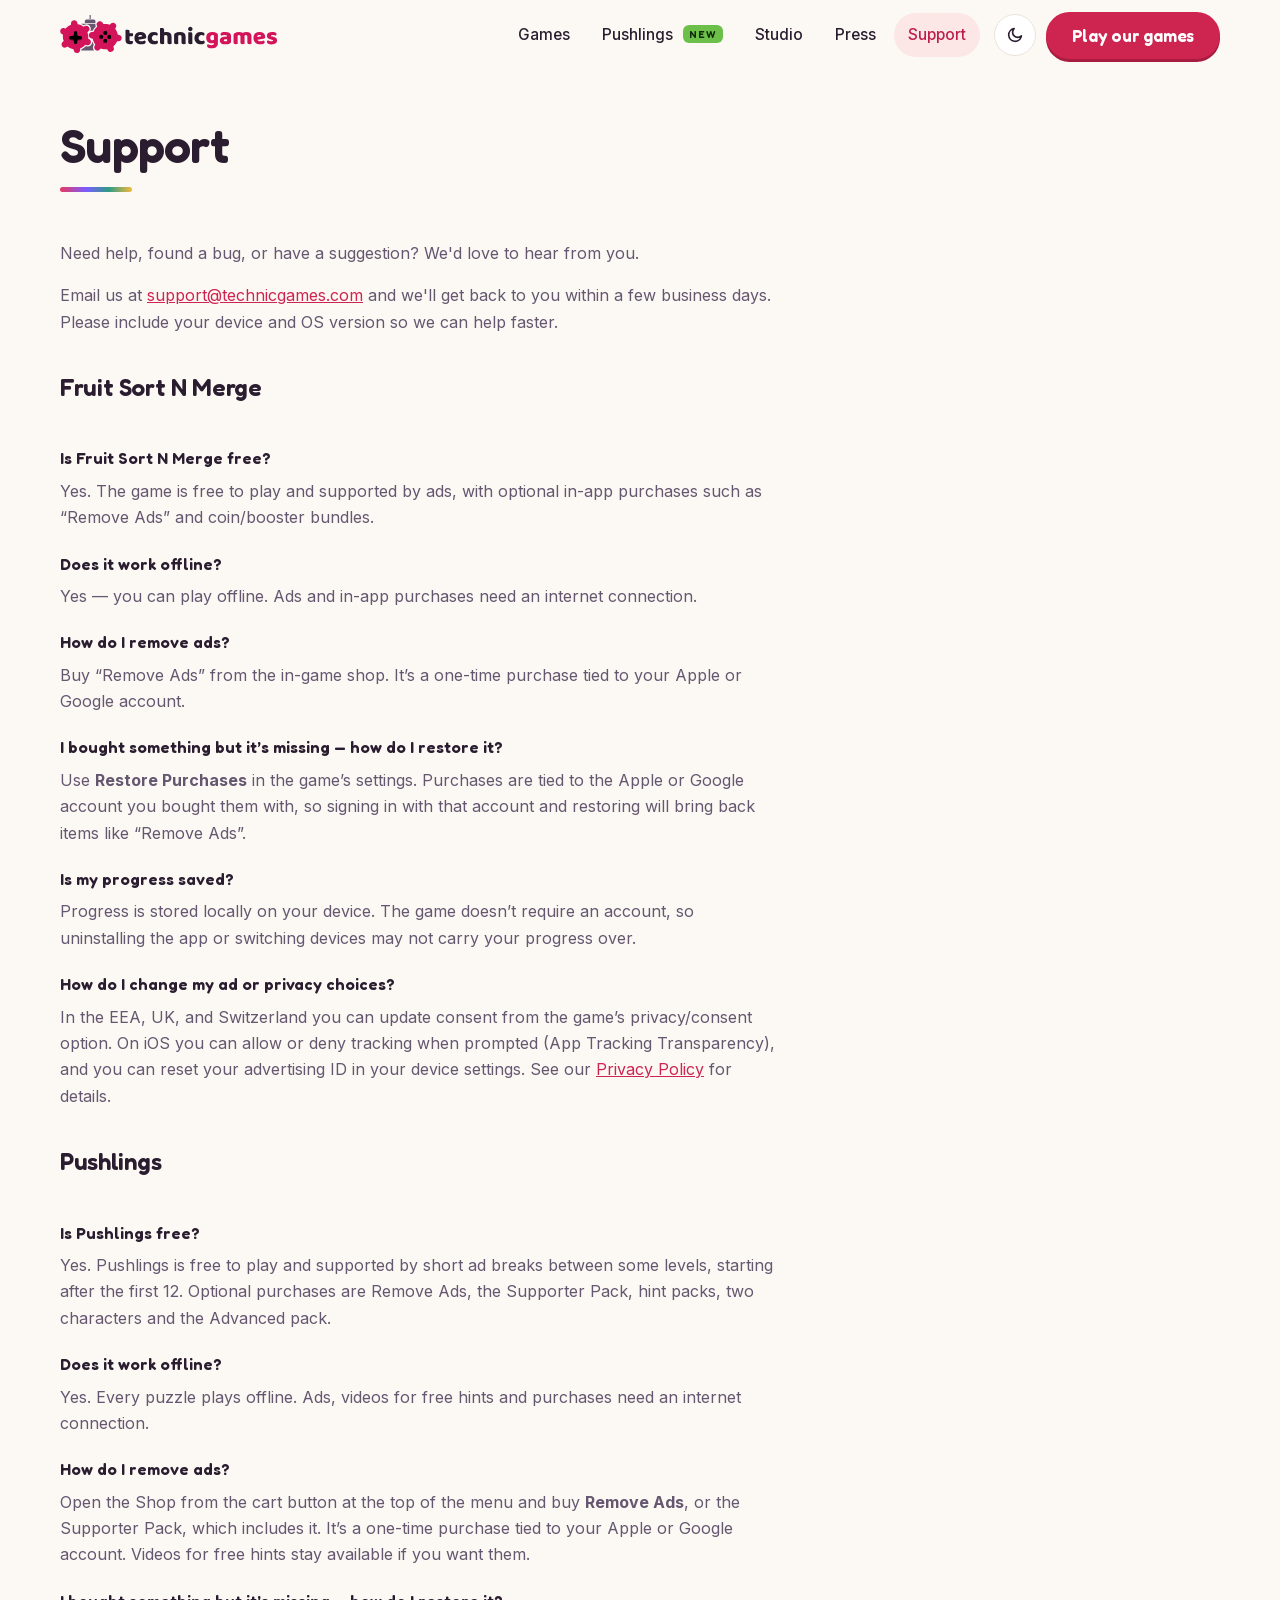
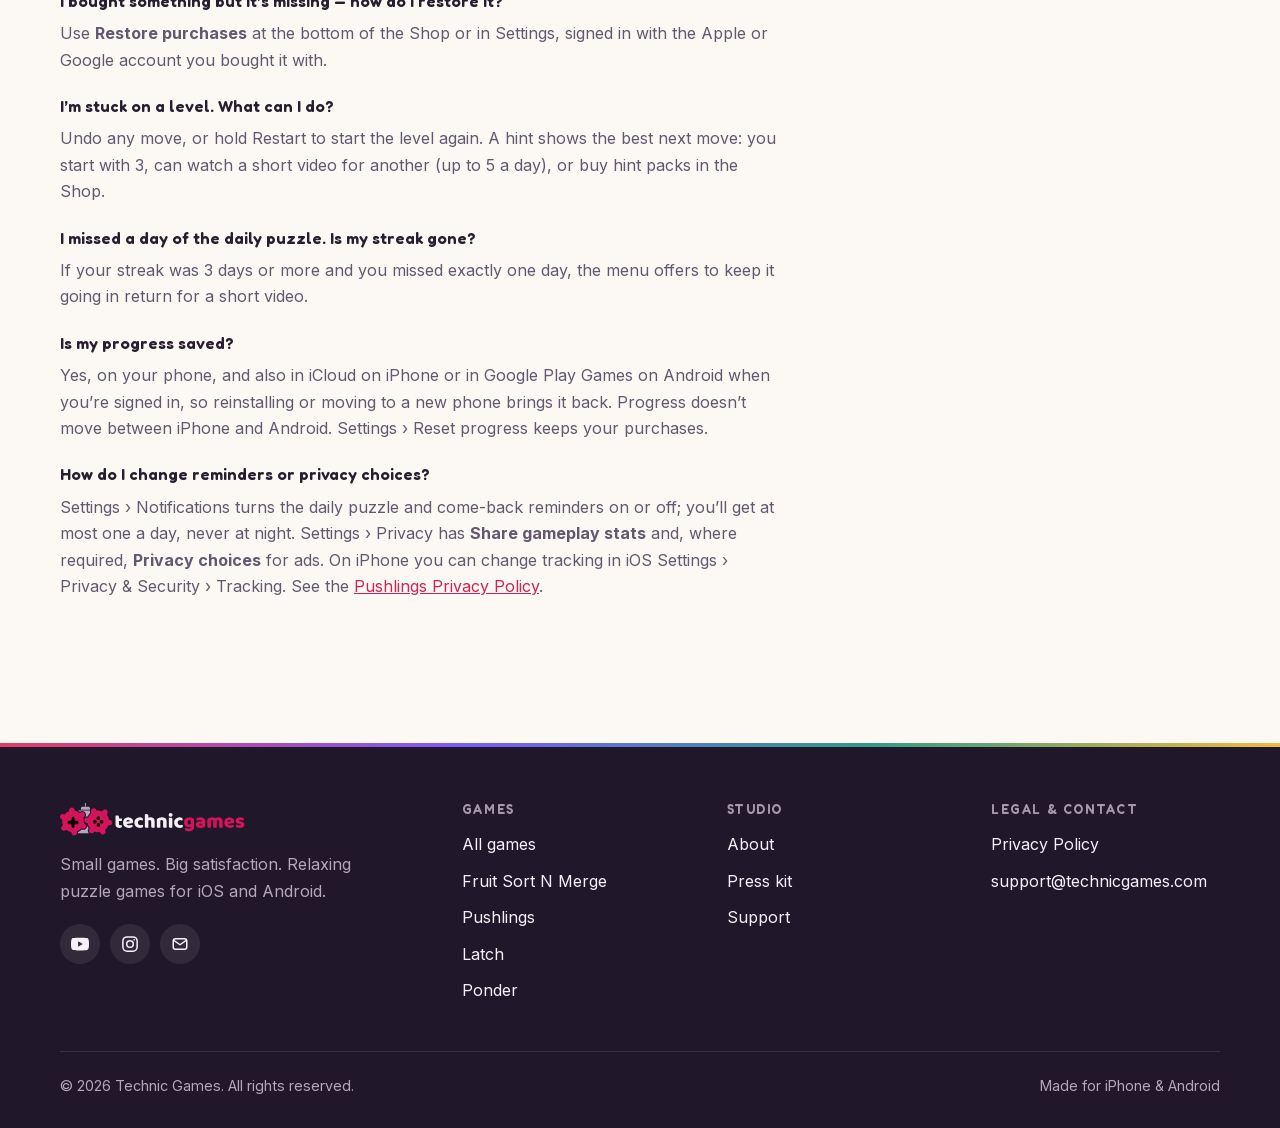
<file: support.html>
<!doctype html>
<html lang="en">
<head>
<meta charset="utf-8">
<meta name="viewport" content="width=device-width, initial-scale=1">

<!-- Resolve the theme before first paint: stored choice, else the OS.
     Must sit ABOVE any stylesheet link — a script after one blocks on the
     CSS download, which would reintroduce the flash this exists to stop.
     Without JS the site stays light. -->
<script>
(function () {
  var t = null;
  try { t = localStorage.getItem("tg-theme"); } catch (e) {}
  if (t !== "light" && t !== "dark") {
    t = window.matchMedia && matchMedia("(prefers-color-scheme: dark)").matches ? "dark" : "light";
  }
  document.documentElement.setAttribute("data-theme", t);
})();
</script>

<title>Support — Technic Games</title>
<meta name="description" content="Need help with a Technic Games game, found a bug, or have a suggestion? Email support@technicgames.com and we'll get back to you within a few business days.">
<link rel="canonical" href="https://technicgames.com/support.html">
<meta name="theme-color" content="#FCF9F4">

<meta property="og:type" content="website">
<meta property="og:site_name" content="Technic Games">
<meta property="og:title" content="Support — Technic Games">
<meta property="og:description" content="Need help, found a bug, or have a suggestion? We'd love to hear from you.">
<meta property="og:image" content="https://technicgames.com/assets/og-image.png">
<meta property="og:url" content="https://technicgames.com/support.html">

<meta name="twitter:card" content="summary_large_image">
<meta name="twitter:title" content="Support — Technic Games">
<meta name="twitter:description" content="Need help, found a bug, or have a suggestion? We'd love to hear from you.">
<meta name="twitter:image" content="https://technicgames.com/assets/og-image.png">

<link rel="icon" href="assets/favicon.ico" sizes="any">
<link rel="apple-touch-icon" href="assets/apple-touch-icon.png">

<!-- Fonts are same-origin, so no preconnect is needed. -->
<link rel="preload" href="assets/fonts/inter-var.woff2" as="font" type="font/woff2" crossorigin>
<link rel="preload" href="assets/fonts/fredoka-var.woff2" as="font" type="font/woff2" crossorigin>
<link rel="stylesheet" href="assets/styles.css">
</head>

<body>
<a class="skip-link" href="#main">Skip to content</a>

<header class="site-header">
  <div class="wrap">
    <!-- LOGO:START — generated from assets/logo.svg by tools/sync-logo.py. Do not edit by hand. -->
    <a class="logo" href="index.html" aria-label="Technic Games — home">
      <svg viewBox="0 0 1904.11 350" width="218" height="40" aria-hidden="true" focusable="false">
      <defs>
      <style>
      .logo .tglogo-cls-1 { filter: url(#tglogo-drop-shadow-1); }
      .logo .tglogo-cls-2 { filter: url(#tglogo-drop-shadow-3); }
      .logo .tglogo-cls-3 { filter: url(#tglogo-drop-shadow-2); }
      .logo .tglogo-cls-4 { filter: url(#tglogo-drop-shadow-5); }
      .logo .tglogo-cls-5 { filter: url(#tglogo-drop-shadow-4); }
      .logo .tglogo-cls-6 { fill: #d4145a; }
      .logo .tglogo-cls-7 { fill: var(--muted); }
      .logo .tglogo-cls-8 { fill: none; stroke: var(--muted); stroke-miterlimit: 10; stroke-width: 10px; }
      .logo .tglogo-cls-9, .logo .tglogo-cls-10 { fill: currentColor; }
      </style>
      <filter id="tglogo-drop-shadow-1" x="77.81" y="140.39" width="113.22" height="113.22" filterUnits="userSpaceOnUse">
      <feOffset dx="0" dy="7"/>
      <feGaussianBlur result="blur" stdDeviation="5"/>
      <feFlood flood-color="#000" flood-opacity=".5"/>
      <feComposite in2="blur" operator="in"/>
      <feComposite in="SourceGraphic"/>
      </filter>
      <filter id="tglogo-drop-shadow-2" x="377.1" y="137.6" width="34.46" height="34.46" filterUnits="userSpaceOnUse">
      <feOffset dx="0" dy="7"/>
      <feGaussianBlur result="blur-2" stdDeviation="5"/>
      <feFlood flood-color="#000" flood-opacity=".5"/>
      <feComposite in2="blur-2" operator="in"/>
      <feComposite in="SourceGraphic"/>
      </filter>
      <filter id="tglogo-drop-shadow-3" x="377.1" y="207" width="34.46" height="34.46" filterUnits="userSpaceOnUse">
      <feOffset dx="0" dy="7"/>
      <feGaussianBlur result="blur-3" stdDeviation="5"/>
      <feFlood flood-color="#000" flood-opacity=".5"/>
      <feComposite in2="blur-3" operator="in"/>
      <feComposite in="SourceGraphic"/>
      </filter>
      <filter id="tglogo-drop-shadow-4" x="411.8" y="172.3" width="34.46" height="34.46" filterUnits="userSpaceOnUse">
      <feOffset dx="0" dy="7"/>
      <feGaussianBlur result="blur-4" stdDeviation="5"/>
      <feFlood flood-color="#000" flood-opacity=".5"/>
      <feComposite in2="blur-4" operator="in"/>
      <feComposite in="SourceGraphic"/>
      </filter>
      <filter id="tglogo-drop-shadow-5" x="341.86" y="171.73" width="34.46" height="34.46" filterUnits="userSpaceOnUse">
      <feOffset dx="0" dy="7"/>
      <feGaussianBlur result="blur-5" stdDeviation="5"/>
      <feFlood flood-color="#000" flood-opacity=".5"/>
      <feComposite in2="blur-5" operator="in"/>
      <feComposite in="SourceGraphic"/>
      </filter>
      </defs>
      <path class="tglogo-cls-7" d="M308.33,70.16h-92.58s0-15.19,0-15.19c0-8.34,6.76-15.1,15.1-15.1h62.38c8.34,0,15.1,6.76,15.1,15.1v15.19Z"/>
      <path class="tglogo-cls-6" d="M510.41,229.75l-12.57.18c-7,17.99-18.5,33.54-33.01,45.45l3.74,12.03c9.85,31.8-33.96,51.34-51.03,22.76l-6.44-10.79c-9.17,1.4-18.67,1.65-28.31.64-9.65-1.01-18.88-3.22-27.57-6.48l-8.53,9.23c-22.62,24.44-61.45-3.74-45.22-32.82l6.13-11c-11.72-14.65-19.75-32.24-22.89-51.29l-12.26-2.78c-32.47-7.37-27.48-55.07,5.81-55.57l12.57-.18c7-17.99,18.5-33.54,33-45.45l-3.72-12.03c-9.86-31.8,33.95-51.35,51.03-22.76l6.44,10.79c9.17-1.4,18.67-1.65,28.31-.64s18.88,3.22,27.57,6.48l8.53-9.23c22.61-24.44,61.43,3.74,45.22,32.82l-6.14,11c11.73,14.65,19.77,32.24,22.9,51.29l12.26,2.78c32.47,7.37,27.48,55.07-5.81,55.57Z"/>
      <path class="tglogo-cls-6" d="M232.16,263.96l-12-3.75c-12.27,14.91-28.04,26.1-45.54,32.88l-.2,12.6c-.56,33.28-48.29,38.19-55.58,5.7l-2.75-12.26c-9.15-1.54-18.25-4.25-27.1-8.22-8.85-3.97-16.94-8.95-24.17-14.76l-10.99,6.1c-29.12,16.16-57.21-22.72-32.73-45.29l9.26-8.54c-6.57-17.57-8.71-36.79-5.74-55.87l-10.78-6.46c-28.55-17.13-8.93-60.9,22.85-50.99l12,3.75c12.27-14.91,28.04-26.1,45.53-32.89l.21-12.59c.55-33.29,48.27-38.19,55.58-5.7l2.75,12.26c9.15,1.54,18.25,4.25,27.1,8.22s16.94,8.95,24.17,14.76l10.99-6.1c29.1-16.17,57.2,22.72,32.73,45.29l-9.27,8.53c6.58,17.58,8.72,36.79,5.76,55.87l10.78,6.46c28.55,17.13,8.93,60.9-22.85,50.99Z"/>
      <path class="tglogo-cls-7" d="M278.34,247.21c-2.19,7.92-6.79,15.14-12.95,20.33-6.86,5.78-15.2,8.83-24.12,8.83-4.08,0-8.25-.65-12.38-1.94l-5.19-1.62c-10.79,11.56-23.8,20.96-38.23,27.6l-.09,5.47c-.03,1.84-.19,3.65-.44,5.43h113.41c-2.51-2.46-4.71-5.24-6.5-8.3-6.97-11.87-6.96-25.87.03-38.39l2.66-4.78c-6.38-9.05-11.48-18.92-15.19-29.29.85,5.36.56,11.01-1.01,16.66Z"/>
      <path class="tglogo-cls-7" d="M308.22,76.28h-128.28c1.48.6,2.95,1.21,4.41,1.87,7.25,3.25,14.15,7.18,20.58,11.72l4.76-2.64c6.22-3.45,12.73-5.21,19.37-5.21,15.72,0,30.3,10.3,36.29,25.62,2.75,7.04,3.42,14.54,1.94,21.69-.9,4.35-2.6,8.51-5.02,12.35,4.8-2.11,10.12-3.25,15.82-3.34l5.44-.08c6.64-14.35,16.07-27.34,27.7-38.15l-1.62-5.22c-1.97-6.34-2.41-12.64-1.4-18.62Z"/>
      <g class="tglogo-cls-1">
      <path d="M191.03,197h0c0,7.82-6.34,14.15-14.15,14.15h-14.15c-7.82,0-14.15,6.34-14.15,14.15v14.15c0,7.82-6.34,14.15-14.15,14.15h0c-7.82,0-14.15-6.34-14.15-14.15v-14.15c0-7.82-6.34-14.15-14.15-14.15h-14.15c-7.82,0-14.15-6.34-14.15-14.15h0c0-7.82,6.34-14.15,14.15-14.15h14.15c7.82,0,14.15-6.34,14.15-14.15v-14.15c0-7.82,6.34-14.15,14.15-14.15h0c7.82,0,14.15,6.34,14.15,14.15v14.15c0,7.82,6.34,14.15,14.15,14.15h14.15c7.82,0,14.15,6.34,14.15,14.15Z"/>
      </g>
      <g class="tglogo-cls-3">
      <circle cx="394.33" cy="154.83" r="17.23"/>
      </g>
      <g class="tglogo-cls-2">
      <circle cx="394.33" cy="224.23" r="17.23"/>
      </g>
      <g class="tglogo-cls-5">
      <circle cx="429.03" cy="189.53" r="17.23"/>
      </g>
      <g class="tglogo-cls-4">
      <circle cx="359.09" cy="188.96" r="17.23"/>
      </g>
      <line class="tglogo-cls-8" x1="262.04" y1="35.86" x2="262.04"/>
      <g class="tglogo-cls-11" transform="translate(560 253.56)">
      <path class="tglogo-cls-10" d="M46.9 -35.2Q46.9 -29.8 50.3 -27.4Q53.8 -25.1 60.1 -25.1Q63.3 -25.1 66.7 -25.6Q70.1 -26.2 72.6 -27Q74.5 -24.7 75.9 -21.8Q77.2 -19 77.2 -15Q77.2 -7 71.2 -1.9Q65.2 3.2 50 3.2Q31.4 3.2 21.4 -5.3Q11.4 -13.7 11.4 -32.7V-123Q13.7 -123.7 18 -124.4Q22.4 -125.1 27.2 -125.1Q36.5 -125.1 41.7 -121.9Q46.9 -118.6 46.9 -108.1V-94.5H74.5Q75.8 -92.2 76.9 -88.7Q78.1 -85.3 78.1 -81Q78.1 -73.7 74.8 -70.4Q71.5 -67.1 66.1 -67.1H46.9Z"/>
      <path class="tglogo-cls-9" d="M148.4 3.4Q135.9 3.4 125.3 -0.1Q114.6 -3.6 106.7 -10.6Q98.8 -17.5 94.2 -28.1Q89.7 -38.6 89.7 -52.8Q89.7 -66.7 94.2 -76.7Q98.8 -86.7 106.2 -93.2Q113.5 -99.6 123 -102.7Q132.5 -105.7 142.5 -105.7Q153.6 -105.7 162.8 -102.4Q172 -99 178.6 -93.1Q185.3 -87.2 189 -78.9Q192.7 -70.7 192.7 -61Q192.7 -53.8 188.7 -50Q184.7 -46.2 177.5 -45.2L125.4 -37.4Q127.7 -30.4 134.9 -26.9Q142 -23.4 151.3 -23.4Q160 -23.4 167.7 -25.6Q175.4 -27.9 180.2 -30.8Q183.6 -28.7 185.9 -24.9Q188.2 -21.1 188.2 -16.9Q188.2 -7.4 179.4 -2.7Q172.6 0.8 164.2 2.1Q155.7 3.4 148.4 3.4ZM142.5 -79.6Q137.4 -79.6 133.7 -77.9Q130 -76.2 127.7 -73.5Q125.4 -70.9 124.2 -67.6Q123 -64.4 122.8 -61L158.9 -66.9Q158.3 -71.1 154.3 -75.3Q150.3 -79.6 142.5 -79.6ZM267.8 -77.5Q262.5 -77.5 257.8 -75.8Q253 -74.1 249.6 -70.8Q246.1 -67.5 244 -62.7Q241.9 -57.8 241.9 -51.3Q241.9 -38.2 249.3 -31.7Q256.8 -25.1 267.6 -25.1Q273.9 -25.1 278.6 -26.6Q283.2 -28.1 286.8 -29.8Q291 -26.8 293.1 -23.3Q295.2 -19.8 295.2 -15Q295.2 -6.3 287 -1.6Q278.8 3.2 264.2 3.2Q250.9 3.2 240.2 -0.7Q229.4 -4.6 221.7 -11.7Q214 -18.8 209.8 -28.7Q205.6 -38.6 205.6 -50.6Q205.6 -64.6 210.1 -75Q214.6 -85.5 222.4 -92.2Q230.2 -99 240.5 -102.4Q250.7 -105.7 262.1 -105.7Q277.3 -105.7 285.5 -100.2Q293.8 -94.8 293.8 -86.1Q293.8 -82.1 291.9 -78.6Q290 -75.1 287.4 -72.6Q283.8 -74.3 278.8 -75.9Q273.7 -77.5 267.8 -77.5ZM414.5 -0.2Q412.4 0.4 407.8 1.1Q403.3 1.7 398.4 1.7Q393.8 1.7 390.1 1.1Q386.4 0.4 383.9 -1.5Q381.3 -3.4 380 -6.6Q378.6 -9.9 378.6 -15.2V-62Q378.6 -70.7 374.3 -74.2Q370 -77.7 363.6 -77.7Q359.4 -77.7 355.6 -76.6Q351.8 -75.6 349.5 -74.1V-0.2Q347.4 0.4 342.8 1.1Q338.3 1.7 333.4 1.7Q328.8 1.7 325.1 1.1Q321.4 0.4 318.9 -1.5Q316.3 -3.4 315 -6.6Q313.6 -9.9 313.6 -15.2V-137.6Q315.9 -138 320.5 -138.8Q325 -139.5 329.6 -139.5Q334.3 -139.5 338 -138.9Q341.7 -138.2 344.2 -136.3Q346.7 -134.4 348.1 -131.2Q349.5 -127.9 349.5 -122.6V-101.9Q352.2 -103 357.8 -104.4Q363.4 -105.7 370.2 -105.7Q391.1 -105.7 402.8 -95.3Q414.5 -84.8 414.5 -64.2ZM501.6 -65Q501.6 -71.5 497.9 -74.6Q494.3 -77.7 487.9 -77.7Q483.7 -77.7 479.6 -76.6Q475.5 -75.6 472.5 -73.4V-0.2Q470.4 0.4 465.9 1.1Q461.3 1.7 456.5 1.7Q451.8 1.7 448.1 1.1Q444.5 0.4 441.9 -1.5Q439.4 -3.4 438 -6.6Q436.6 -9.9 436.6 -15.2V-78.5Q436.6 -84.2 439.1 -87.8Q441.5 -91.4 445.7 -94.3Q452.9 -99.4 463.8 -102.6Q474.6 -105.7 487.9 -105.7Q511.8 -105.7 524.6 -95.3Q537.5 -84.8 537.5 -66.3V-0.2Q535.4 0.4 530.9 1.1Q526.3 1.7 521.5 1.7Q516.8 1.7 513.1 1.1Q509.5 0.4 506.9 -1.5Q504.4 -3.4 503 -6.6Q501.6 -9.9 501.6 -15.2ZM558.8 -131.1Q558.8 -139.1 564.2 -144.6Q569.6 -150 578.5 -150Q587.3 -150 592.7 -144.6Q598.1 -139.1 598.1 -131.1Q598.1 -123 592.7 -117.5Q587.3 -112.1 578.5 -112.1Q569.6 -112.1 564.2 -117.5Q558.8 -123 558.8 -131.1ZM596.4 -0.2Q594.1 0.2 589.5 0.9Q585 1.7 580.4 1.7Q575.7 1.7 572 1.1Q568.3 0.4 565.8 -1.5Q563.3 -3.4 561.9 -6.6Q560.5 -9.9 560.5 -15.2V-101.1Q562.8 -101.5 567.4 -102.2Q571.9 -103 576.6 -103Q581.2 -103 584.9 -102.4Q588.6 -101.7 591.1 -99.8Q593.7 -97.9 595 -94.7Q596.4 -91.4 596.4 -86.1ZM677 -77.5Q671.7 -77.5 667 -75.8Q662.2 -74.1 658.8 -70.8Q655.3 -67.5 653.2 -62.7Q651.1 -57.8 651.1 -51.3Q651.1 -38.2 658.6 -31.7Q666 -25.1 676.8 -25.1Q683.1 -25.1 687.8 -26.6Q692.4 -28.1 696 -29.8Q700.2 -26.8 702.3 -23.3Q704.5 -19.8 704.5 -15Q704.5 -6.3 696.2 -1.6Q688 3.2 673.4 3.2Q660.1 3.2 649.4 -0.7Q638.6 -4.6 630.9 -11.7Q623.2 -18.8 619 -28.7Q614.8 -38.6 614.8 -50.6Q614.8 -64.6 619.3 -75Q623.8 -85.5 631.6 -92.2Q639.5 -99 649.7 -102.4Q659.9 -105.7 671.3 -105.7Q686.5 -105.7 694.7 -100.2Q703 -94.8 703 -86.1Q703 -82.1 701.1 -78.6Q699.2 -75.1 696.6 -72.6Q693.1 -74.3 688 -75.9Q682.9 -77.5 677 -77.5Z"/>
      <path class="tglogo-cls-6" d="M772.4 -105.7Q784.4 -105.7 794.3 -102.7Q804.1 -99.6 810.8 -94.8Q815 -91.8 817.5 -88.2Q819.9 -84.6 819.9 -78.9V-5.1Q819.9 6.1 815.7 14.2Q811.5 22.4 804.2 27.8Q796.9 33.1 787.1 35.7Q777.3 38.2 766.1 38.2Q746.9 38.2 735.9 33Q724.9 27.9 724.9 16.3Q724.9 11.4 726.9 7.7Q728.9 4 731.5 2.1Q737.6 5.5 745.3 7.8Q753 10.1 761.2 10.1Q772.6 10.1 779.4 6.3Q786.1 2.5 786.1 -5.9V-9.3Q777.5 -5.5 765 -5.5Q755.5 -5.5 747 -8.3Q738.4 -11.2 732 -17.2Q725.6 -23.2 721.7 -32.7Q717.8 -42.2 717.8 -55.3Q717.8 -68.2 721.9 -77.7Q726 -87.2 733.3 -93.4Q740.5 -99.6 750.6 -102.7Q760.6 -105.7 772.4 -105.7ZM785.5 -75.1Q784 -76 781.2 -76.8Q778.3 -77.7 774.1 -77.7Q763.8 -77.7 758.6 -71.9Q753.4 -66.1 753.4 -55.3Q753.4 -43.1 758.6 -37.7Q763.8 -32.3 771.8 -32.3Q780.4 -32.3 785.5 -36.3ZM886 -22.8Q889.5 -22.8 893.9 -23.5Q898.2 -24.3 900.3 -25.5V-42.4L885.1 -41.2Q879.2 -40.7 875.4 -38.6Q871.6 -36.5 871.6 -32.3Q871.6 -28.1 874.9 -25.4Q878.1 -22.8 886 -22.8ZM884.3 -105.7Q895.7 -105.7 905 -103.4Q914.4 -101.1 921.1 -96.3Q927.7 -91.6 931.3 -84.3Q934.9 -77 934.9 -67.1V-19.8Q934.9 -14.4 931.9 -10.9Q928.8 -7.4 924.6 -4.9Q910.9 3.4 886 3.4Q874.8 3.4 865.8 1.3Q856.8 -0.8 850.4 -5.1Q844 -9.3 840.5 -15.8Q837 -22.4 837 -31Q837 -45.6 845.6 -53.4Q854.3 -61.2 872.4 -63.1L900.1 -66.1V-67.5Q900.1 -73.7 894.7 -76.3Q889.3 -78.9 879.2 -78.9Q871.2 -78.9 863.6 -77.2Q856 -75.6 849.9 -73Q847.1 -74.9 845.2 -78.8Q843.3 -82.7 843.3 -86.9Q843.3 -92.4 846 -95.7Q848.6 -99 854.1 -101.3Q860.2 -103.6 868.5 -104.7Q876.9 -105.7 884.3 -105.7ZM1006 -105.7Q1014.7 -105.7 1023 -103.3Q1031.4 -100.9 1037.5 -96Q1043.8 -100.2 1051.7 -103Q1059.6 -105.7 1070.8 -105.7Q1078.8 -105.7 1086.5 -103.6Q1094.2 -101.5 1100.3 -97Q1106.3 -92.4 1109.9 -84.9Q1113.5 -77.5 1113.5 -66.7V-0.2Q1111.3 0.4 1106.8 1.1Q1102.3 1.7 1097.4 1.7Q1092.8 1.7 1089.1 1.1Q1085.4 0.4 1082.9 -1.5Q1080.3 -3.4 1078.9 -6.6Q1077.6 -9.9 1077.6 -15.2V-65.6Q1077.6 -72 1074 -74.8Q1070.4 -77.7 1064.3 -77.7Q1061.3 -77.7 1057.9 -76.3Q1054.6 -74.9 1052.9 -73.4Q1053.1 -72.6 1053.1 -71.9Q1053.1 -71.1 1053.1 -70.5V-0.2Q1050.8 0.4 1046.2 1.1Q1041.7 1.7 1037.1 1.7Q1032.4 1.7 1028.7 1.1Q1025 0.4 1022.5 -1.5Q1020 -3.4 1018.6 -6.6Q1017.2 -9.9 1017.2 -15.2V-65.6Q1017.2 -72 1013.3 -74.8Q1009.4 -77.7 1003.9 -77.7Q1000.1 -77.7 997.4 -76.5Q994.6 -75.3 992.7 -74.3V-0.2Q990.6 0.4 986.1 1.1Q981.6 1.7 976.7 1.7Q972.1 1.7 968.4 1.1Q964.7 0.4 962.1 -1.5Q959.6 -3.4 958.2 -6.6Q956.9 -9.9 956.9 -15.2V-78.9Q956.9 -84.6 959.3 -88Q961.7 -91.4 965.9 -94.3Q973.1 -99.4 983.8 -102.6Q994.4 -105.7 1006 -105.7ZM1189.6 3.4Q1177.2 3.4 1166.5 -0.1Q1155.9 -3.6 1148 -10.6Q1140 -17.5 1135.5 -28.1Q1131 -38.6 1131 -52.8Q1131 -66.7 1135.5 -76.7Q1140 -86.7 1147.4 -93.2Q1154.8 -99.6 1164.3 -102.7Q1173.8 -105.7 1183.7 -105.7Q1194.9 -105.7 1204.1 -102.4Q1213.3 -99 1219.9 -93.1Q1226.6 -87.2 1230.3 -78.9Q1234 -70.7 1234 -61Q1234 -53.8 1229.9 -50Q1225.9 -46.2 1218.8 -45.2L1166.6 -37.4Q1169 -30.4 1176.1 -26.9Q1183.3 -23.4 1192.6 -23.4Q1201.2 -23.4 1208.9 -25.6Q1216.6 -27.9 1221.5 -30.8Q1224.9 -28.7 1227.2 -24.9Q1229.5 -21.1 1229.5 -16.9Q1229.5 -7.4 1220.7 -2.7Q1213.9 0.8 1205.5 2.1Q1197 3.4 1189.6 3.4ZM1183.7 -79.6Q1178.7 -79.6 1175 -77.9Q1171.3 -76.2 1169 -73.5Q1166.6 -70.9 1165.5 -67.6Q1164.3 -64.4 1164.1 -61L1200.2 -66.9Q1199.6 -71.1 1195.5 -75.3Q1191.5 -79.6 1183.7 -79.6ZM1337.8 -30.6Q1337.8 -14.6 1325.8 -5.5Q1313.7 3.6 1290.3 3.6Q1281.4 3.6 1273.8 2.3Q1266.2 1.1 1260.9 -1.6Q1255.5 -4.2 1252.4 -8.2Q1249.4 -12.2 1249.4 -17.7Q1249.4 -22.8 1251.5 -26.3Q1253.6 -29.8 1256.5 -32.1Q1262.7 -28.7 1270.6 -26.1Q1278.5 -23.4 1288.8 -23.4Q1295.4 -23.4 1298.8 -25.3Q1302.3 -27.2 1302.3 -30.4Q1302.3 -33.3 1299.8 -35Q1297.3 -36.7 1291.4 -37.8L1285 -39Q1266.7 -42.6 1257.7 -50.3Q1248.7 -58 1248.7 -72.4Q1248.7 -80.2 1252.1 -86.5Q1255.5 -92.9 1261.6 -97.1Q1267.7 -101.3 1276.3 -103.6Q1284.8 -105.9 1295.2 -105.9Q1303 -105.9 1309.8 -104.8Q1316.7 -103.6 1321.7 -101.3Q1326.8 -99 1329.8 -95.3Q1332.7 -91.6 1332.7 -86.5Q1332.7 -81.7 1330.9 -78.2Q1329.1 -74.7 1326.4 -72.4Q1324.7 -73.4 1321.3 -74.6Q1317.9 -75.8 1313.9 -76.7Q1309.9 -77.7 1305.8 -78.3Q1301.7 -78.9 1298.3 -78.9Q1291.4 -78.9 1287.6 -77.3Q1283.8 -75.8 1283.8 -72.4Q1283.8 -70.1 1285.9 -68.6Q1288 -67.1 1293.9 -65.8L1300.4 -64.4Q1320.7 -59.7 1329.2 -51.6Q1337.8 -43.5 1337.8 -30.6Z"/>
      </g>
      </svg>
    </a>
    <!-- LOGO:END -->

    <nav class="nav" id="site-nav" aria-label="Primary">
      <ul>
        <li><a href="index.html#games">Games</a></li>
        <li><a href="index.html#pushlings">Pushlings <span class="nav__new">New</span></a></li>
        <li><a href="index.html#studio">Studio</a></li>
        <li><a href="pushlings-press/">Press</a></li>
        <li><a href="support.html" aria-current="page">Support</a></li>
      </ul>
    </nav>

    <div class="header__actions">
      <!-- label + icon are filled in by main.js, which knows the active theme -->
      <button class="theme-toggle icon-btn" type="button" aria-label="Switch theme"></button>
      <a class="btn btn--primary header__cta" href="index.html#games">Play our games</a>
      <button class="nav-toggle" type="button" aria-expanded="false" aria-controls="site-nav">
        <span class="nav-toggle__bars" aria-hidden="true"><span></span><span></span><span></span></span>
        Menu
      </button>
    </div>
  </div>
</header>

<main id="main">
  <div class="wrap page-head">
    <h1>Support</h1>
  </div>

  <div class="wrap section section--tight">
    <div class="doc" data-reveal>
      <p>Need help, found a bug, or have a suggestion? We'd love to hear from you.</p>
      <p>Email us at <a href="mailto:support@technicgames.com">support@technicgames.com</a> and we'll get back to you within a few business days. Please include your device and OS version so we can help faster.</p>

      <h2 id="fruit-sort-n-merge">Fruit Sort N Merge</h2>
      <dl class="faq">
        <dt>Is Fruit Sort N Merge free?</dt>
        <dd>Yes. The game is free to play and supported by ads, with optional in-app purchases such as “Remove Ads” and coin/booster bundles.</dd>

        <dt>Does it work offline?</dt>
        <dd>Yes — you can play offline. Ads and in-app purchases need an internet connection.</dd>

        <dt>How do I remove ads?</dt>
        <dd>Buy “Remove Ads” from the in-game shop. It’s a one-time purchase tied to your Apple or Google account.</dd>

        <dt>I bought something but it’s missing — how do I restore it?</dt>
        <dd>Use <strong>Restore Purchases</strong> in the game’s settings. Purchases are tied to the Apple or Google account you bought them with, so signing in with that account and restoring will bring back items like “Remove Ads”.</dd>

        <dt>Is my progress saved?</dt>
        <dd>Progress is stored locally on your device. The game doesn’t require an account, so uninstalling the app or switching devices may not carry your progress over.</dd>

        <dt>How do I change my ad or privacy choices?</dt>
        <dd>In the EEA, UK, and Switzerland you can update consent from the game’s privacy/consent option. On iOS you can allow or deny tracking when prompted (App Tracking Transparency), and you can reset your advertising ID in your device settings. See our <a href="privacy.html">Privacy Policy</a> for details.</dd>
      </dl>

      <h2 id="pushlings">Pushlings</h2>
      <dl class="faq">
        <dt>Is Pushlings free?</dt>
        <dd>Yes. Pushlings is free to play and supported by short ad breaks between some levels, starting after the first 12. Optional purchases are Remove Ads, the Supporter Pack, hint packs, two characters and the Advanced pack.</dd>

        <dt>Does it work offline?</dt>
        <dd>Yes. Every puzzle plays offline. Ads, videos for free hints and purchases need an internet connection.</dd>

        <dt>How do I remove ads?</dt>
        <dd>Open the Shop from the cart button at the top of the menu and buy <strong>Remove Ads</strong>, or the Supporter Pack, which includes it. It’s a one-time purchase tied to your Apple or Google account. Videos for free hints stay available if you want them.</dd>

        <dt>I bought something but it’s missing — how do I restore it?</dt>
        <dd>Use <strong>Restore purchases</strong> at the bottom of the Shop or in Settings, signed in with the Apple or Google account you bought it with.</dd>

        <dt>I’m stuck on a level. What can I do?</dt>
        <dd>Undo any move, or hold Restart to start the level again. A hint shows the best next move: you start with 3, can watch a short video for another (up to 5 a day), or buy hint packs in the Shop.</dd>

        <dt>I missed a day of the daily puzzle. Is my streak gone?</dt>
        <dd>If your streak was 3 days or more and you missed exactly one day, the menu offers to keep it going in return for a short video.</dd>

        <dt>Is my progress saved?</dt>
        <dd>Yes, on your phone, and also in iCloud on iPhone or in Google Play Games on Android when you’re signed in, so reinstalling or moving to a new phone brings it back. Progress doesn’t move between iPhone and Android. Settings › Reset progress keeps your purchases.</dd>

        <dt>How do I change reminders or privacy choices?</dt>
        <dd>Settings › Notifications turns the daily puzzle and come-back reminders on or off; you’ll get at most one a day, never at night. Settings › Privacy has <strong>Share gameplay stats</strong> and, where required, <strong>Privacy choices</strong> for ads. On iPhone you can change tracking in iOS Settings › Privacy &amp; Security › Tracking. See the <a href="https://sites.google.com/view/pushlings-logic-puzzle-game/privacypolicy" target="_blank" rel="noopener">Pushlings Privacy Policy</a>.</dd>
      </dl>
    </div>
  </div>
</main>

<footer class="site-footer">
  <div class="wrap">
    <div class="footer__grid">
      <div class="footer__brand">
        <!-- assets/logo-on-dark.svg is GENERATED by tools/sync-logo.py: the
             footer is dark in both themes, so its logo never needs to follow
             the theme and can be a plain, cached <img>. -->
        <a href="index.html" aria-label="Technic Games — home"><img class="footer__logo" src="assets/logo-on-dark.svg" alt="" width="185" height="34" loading="lazy" decoding="async"></a>
        <p class="footer__tag">Small games. Big satisfaction. Relaxing puzzle games for iOS and Android.</p>
        <ul class="footer__socials">
          <li><a href="https://youtube.com/@playtechnicgames" target="_blank" rel="noopener" aria-label="YouTube"><svg viewBox="0 0 24 24" fill="currentColor" aria-hidden="true"><path d="M23.5 6.2a3 3 0 0 0-2.1-2.1C19.5 3.5 12 3.5 12 3.5s-7.5 0-9.4.6A3 3 0 0 0 .5 6.2 31 31 0 0 0 0 12a31 31 0 0 0 .5 5.8 3 3 0 0 0 2.1 2.1c1.9.6 9.4.6 9.4.6s7.5 0 9.4-.6a3 3 0 0 0 2.1-2.1A31 31 0 0 0 24 12a31 31 0 0 0-.5-5.8zM9.5 15.6V8.4l6.3 3.6-6.3 3.6z"/></svg></a></li>
          <li><a href="https://instagram.com/playtechnicgames" target="_blank" rel="noopener" aria-label="Instagram"><svg viewBox="0 0 24 24" fill="none" stroke="currentColor" stroke-width="2" aria-hidden="true"><rect x="2.5" y="2.5" width="19" height="19" rx="5.5"/><circle cx="12" cy="12" r="4.4"/><circle cx="17.6" cy="6.4" r="1.1" fill="currentColor" stroke="none"/></svg></a></li>
          <li><a href="mailto:support@technicgames.com" aria-label="Email support@technicgames.com"><svg viewBox="0 0 24 24" fill="none" stroke="currentColor" stroke-width="2" stroke-linecap="round" stroke-linejoin="round" aria-hidden="true"><rect x="3" y="5" width="18" height="14" rx="3"/><path d="M3.5 7l8.5 6 8.5-6"/></svg></a></li>
        </ul>
      </div>
      <nav aria-labelledby="footer-games-title">
        <h2 id="footer-games-title">Games</h2>
        <!-- one link per game is appended by main.js from games.js -->
        <ul class="footer__links" id="footer-games">
          <li><a href="index.html#games">All games</a></li>
        </ul>
      </nav>
      <nav aria-labelledby="footer-studio-title">
        <h2 id="footer-studio-title">Studio</h2>
        <ul class="footer__links">
          <li><a href="index.html#studio">About</a></li>
          <li><a href="pushlings-press/">Press kit</a></li>
          <li><a href="support.html">Support</a></li>
        </ul>
      </nav>
      <div>
        <h2>Legal &amp; contact</h2>
        <ul class="footer__links">
          <li><a href="privacy.html">Privacy Policy</a></li>
          <li><a href="mailto:support@technicgames.com">support@technicgames.com</a></li>
        </ul>
      </div>
    </div>
    <div class="footer__base">
      <p>© 2026 Technic Games. All rights reserved.</p>
      <p>Made for iPhone &amp; Android</p>
    </div>
  </div>
</footer>

<button class="to-top icon-btn" type="button" aria-label="Back to top" hidden></button>

<script src="assets/games.js" defer></script>
<script src="assets/main.js" defer></script>
</body>
</html>
</file>
<file: assets/styles.css>
/* =============================================================
   Technic Games — shared styles
   Mobile-first. One stylesheet for all three pages.

   Two structural rules, both mechanically checkable (tools/lint.py):

   1. MOTION. Every transition/animation lives in the "Motion" section
      at the bottom, inside a single
      @media (prefers-reduced-motion: no-preference) block. Nothing above
      that line moves. Never write `transition: all` — it animates layout
      properties and forces reflow; name the properties.

   2. THEME. No component hard-codes a colour. Every colour is a token
      defined once under :root (light) and overridden once under
      :root[data-theme="dark"]. Adding a component means adding a token,
      not a second colour block.

   Per-game colour: each game card / sheet gets `--c` (from games.js) as an
   inline custom property, and derives its tints with color-mix(). Every
   color-mix() line is preceded by a plain fallback for older browsers.
   ============================================================= */

/* ---------- Fonts (self-hosted; one variable file per family) ----------
   Both are OFL, so redistribution is permitted. Serving them ourselves
   removes two cross-origin handshakes and a render-blocking stylesheet
   from fonts.googleapis.com. One file covers every weight. */
@font-face {
  font-family: "Fredoka";
  src: url("fonts/fredoka-var.woff2") format("woff2");
  font-weight: 300 700;
  font-style: normal;
  font-display: swap;
}
@font-face {
  font-family: "Inter";
  src: url("fonts/inter-var.woff2") format("woff2");
  font-weight: 100 900;
  font-style: normal;
  font-display: swap;
}

/* ---------- Tokens: light (default) ---------- */
:root {
  color-scheme: light;

  --ink: #2a1d30;            /* primary text */
  --muted: #655770;          /* 6.4:1 on paper */
  --paper: #fcf9f4;          /* page */
  --paper-2: #f5efe7;        /* recessed: chips, tags */
  --paper-3: #ece2d6;
  --card: #ffffff;
  --line: #ebe2d9;

  --berry: #f0476b;          /* decorative accent only — 3.6:1, never text */
  --accent-text: #ce2450;    /* AA-safe accent for text and links */
  --accent-strong: #bd1f49;  /* accent text sitting on a tinted background */
  --accent-btn: #ce2450;
  --accent-btn-hover: #bd1f49;
  --accent-btn-shadow: #a81c40;
  --btn-fg: #ffffff;

  /* hero headline gradient; each stop is >= 3:1 on paper (large text) */
  --violet: #7a5cff;
  --tangerine: #d26a12;
  --grad-text: linear-gradient(95deg, var(--accent-text) 5%, var(--violet) 55%, var(--tangerine) 100%);
  --brand-sweep: linear-gradient(90deg, #e8395f, #7a5cff 36%, #2f9c86 68%, #f6b93b);

  --tag-out-bg: rgba(79, 174, 62, 0.15);
  --tag-out-fg: #2b6e22;

  --nav-current-bg: rgba(240, 71, 107, 0.1);
  --new-bg: #6cc04a;
  --new-fg: #0f2a08;

  --chip-border: #cfc4bb;
  --chip-dot: #b9aca2;
  --chip-name: #4f4157;
  --dot-idle: #9c8f86;       /* 3.1:1 on card — dots are meaningful UI */

  --footer-bg: #21172a;
  --footer-fg: #f6f1f8;      /* keep in step with tools/sync-logo.py ON_DARK_PAINT */
  --footer-meta: #b4a6bc;    /* idem */
  --footer-head: #a597ad;
  --footer-rule: rgba(255, 255, 255, 0.1);
  --footer-chip: rgba(255, 255, 255, 0.08);
  --footer-hover: #ffd36e;

  --header-bg: rgba(252, 249, 244, 0.8);
  --header-bg-scrolled: rgba(252, 249, 244, 0.94);

  --glow-1: rgba(240, 71, 107, 0.14);
  --glow-2: rgba(122, 92, 255, 0.14);
  --glow-3: rgba(246, 185, 59, 0.2);
  --dots: rgba(42, 29, 48, 0.07);
  --stage-blob: conic-gradient(from 200deg, #ff8fab, #9b87ff, #6fd6c3, #ffd36e, #ff8fab);
  --stage-blob-opacity: 0.45;
  --float-bg: rgba(255, 255, 255, 0.88);

  --phone-bezel: #0e0a11;
  --phone-edge: #3a3140;

  /* Launch bar + featured banner sit on dark art in BOTH themes, so these
     are fixed and deliberately absent from the dark block below. */
  --announce-bg: linear-gradient(90deg, #3b3f9a, #6a4fd8 55%, #d42a55);
  --announce-dot: #9dff8a;
  --announce-ring: rgba(157, 255, 138, 0.25);
  --art-bg: #2b2d70;
  --art-solid: #1b1c4e;
  --art-shade: linear-gradient(90deg, rgba(27, 28, 78, 0.96) 0%, rgba(27, 28, 78, 0.86) 34%, rgba(27, 28, 78, 0.25) 62%, rgba(27, 28, 78, 0) 80%);
  --art-fade: linear-gradient(180deg, rgba(27, 28, 78, 0) 40%, #1b1c4e 100%);
  --art-eyebrow: #c9f7a6;
  --on-art: #ffffff;
  --on-art-2: rgba(255, 255, 255, 0.86);
  --on-art-3: rgba(255, 255, 255, 0.72);
  --glass: rgba(255, 255, 255, 0.12);
  --glass-hover: rgba(255, 255, 255, 0.22);
  --glass-line: rgba(255, 255, 255, 0.24);
  --art-play-fg: #3b3f9a;
  --art-drop: rgba(0, 0, 0, 0.35);
  --world-cap: rgba(15, 12, 30, 0.66);
  --mask: #000;              /* opaque stop for mask-image fades */

  --yt-bg: linear-gradient(135deg, #e62117, #b5001f);
  --ig-bg: linear-gradient(135deg, #d62976 0%, #962fbf 60%, #4f5bd5 100%);
  --v1-bg: linear-gradient(135deg, #ff6b8b, #d42a55);
  --v2-bg: linear-gradient(135deg, #9b87ff, #6a4fd8);
  --v3-bg: linear-gradient(135deg, #5fd0b6, #2a8a77);
  --avatar-bg: conic-gradient(from 210deg, #e8395f, #7a5cff, #2f9c86, #f6b93b, #e8395f);

  --selection: rgba(240, 71, 107, 0.2);
  --ring-soft: rgba(42, 29, 48, 0.08);

  --shadow-sm: 0 1px 2px rgba(42, 29, 48, 0.05), 0 3px 10px rgba(42, 29, 48, 0.05);
  --shadow-md: 0 2px 6px rgba(42, 29, 48, 0.06), 0 18px 40px rgba(42, 29, 48, 0.1);
  --shadow-lg: 0 6px 14px rgba(42, 29, 48, 0.08), 0 34px 80px rgba(42, 29, 48, 0.2);
  --shadow-header: 0 8px 28px rgba(42, 29, 48, 0.07);

  /* The lightbox and the trailer are dark overlays in BOTH themes, so their
     colours are fixed and deliberately absent from the dark block below. */
  --lightbox-mat: #17111b;
  --lightbox-fg: #f5eff7;
  --lightbox-cap: #d9cfdd;
  --lightbox-btn-bg: rgba(245, 239, 247, 0.08);
  --lightbox-btn-bg-hover: rgba(245, 239, 247, 0.2);
  --lightbox-btn-border: rgba(245, 239, 247, 0.28);
  --lightbox-close-bg: rgba(23, 17, 27, 0.62);
  --backdrop: rgba(18, 12, 22, 0.78);

  --wrap: 1200px;
  --gutter: 20px;
  --radius: 18px;
  --radius-lg: 30px;
  --pill: 999px;

  /* Header logo height. THE one knob for logo size — change this line only.
     The header reserves 70px, so up to ~50px sits comfortably.
     Keep tools/sync-logo.py's HEIGHT in step so the SVG's width/height
     attributes match and there is no layout shift. */
  --logo-height: 40px;

  --dur-1: 140ms;
  --dur-2: 260ms;
  --dur-3: 560ms;
  --ease: cubic-bezier(0.22, 1, 0.36, 1);
  --ease-back: cubic-bezier(0.34, 1.56, 0.64, 1);

  --font-display: "Fredoka", ui-rounded, "SF Pro Rounded", "Segoe UI", system-ui, sans-serif;
  --font-body: "Inter", system-ui, -apple-system, "Segoe UI", Roboto, Helvetica, Arial, sans-serif;

  /* Screenshot aspect ratio. Change this one value if you swap in
     screenshots of another size — it also sizes the lightbox. */
  --shot-ratio: 1284 / 2778;
}

/* ---------- Tokens: dark ----------
   Set by the inline script in <head> before first paint, so there is no
   flash. Without JS the site stays light (see PERFORMANCE.md). */
:root[data-theme="dark"] {
  color-scheme: dark;

  --ink: #f6f1f8;
  --muted: #b4a6bc;          /* 9.2:1 on paper */
  --paper: #120d16;
  --paper-2: #1f1726;
  --paper-3: #3a2f44;
  --card: #1a1320;
  --line: #2e2437;

  --berry: #ff6183;
  --accent-text: #ff7d9c;    /* 8:1 on paper */
  --accent-strong: #ffa0b8;
  --accent-btn: #f0476b;     /* the brand berry, at full strength */
  --accent-btn-hover: #ff5c7f;
  --accent-btn-shadow: #b81c42;
  --btn-fg: #170f1b;         /* dark text on a bright berry: 5.1:1 */

  --violet: #a594ff;
  --tangerine: #ffb35c;

  --tag-out-bg: rgba(79, 174, 62, 0.18);
  --tag-out-fg: #8fe07e;

  --nav-current-bg: rgba(255, 97, 131, 0.14);

  --chip-border: #4a3c54;
  --chip-dot: #6e5d78;
  --chip-name: #cfc2d6;
  --dot-idle: #7e6e86;       /* 3.5:1 on card */

  --footer-bg: #0b080e;

  --header-bg: rgba(18, 13, 22, 0.76);
  --header-bg-scrolled: rgba(18, 13, 22, 0.94);

  --glow-1: rgba(255, 82, 119, 0.16);
  --glow-2: rgba(122, 92, 255, 0.2);
  --glow-3: rgba(246, 185, 59, 0.07);
  --dots: rgba(255, 255, 255, 0.05);
  --stage-blob-opacity: 0.3;
  --float-bg: rgba(26, 19, 32, 0.88);

  --selection: rgba(255, 97, 131, 0.28);
  --ring-soft: rgba(0, 0, 0, 0.5);

  --shadow-sm: 0 1px 2px rgba(0, 0, 0, 0.4), 0 3px 10px rgba(0, 0, 0, 0.3);
  --shadow-md: 0 2px 6px rgba(0, 0, 0, 0.35), 0 18px 40px rgba(0, 0, 0, 0.45);
  --shadow-lg: 0 6px 14px rgba(0, 0, 0, 0.4), 0 34px 80px rgba(0, 0, 0, 0.6);
  --shadow-header: 0 8px 28px rgba(0, 0, 0, 0.5);
}

/* ---------- Reset ---------- */
*,
*::before,
*::after { box-sizing: border-box; }

body,
h1, h2, h3, h4, p, ul, ol, figure, dl, dd { margin: 0; }

html {
  -webkit-text-size-adjust: 100%;
  scroll-padding-top: 88px;
}

[hidden] { display: none !important; }

body {
  background: var(--paper);
  color: var(--ink);
  font-family: var(--font-body);
  font-size: 1rem;
  line-height: 1.65;
  -webkit-font-smoothing: antialiased;
  overflow-x: hidden;   /* the hero's tilted phones may poke past the gutter */

  /* Sticky footer: keeps short pages (support, privacy) from
     leaving a bare strip of paper below the footer on tall screens. */
  min-height: 100vh;
  display: flex;
  flex-direction: column;
}

main { flex: 1 0 auto; }

img, svg { display: block; max-width: 100%; }
img { height: auto; }

a { color: var(--accent-text); }

button { font: inherit; color: inherit; }

::selection { background: var(--selection); color: var(--ink); }

/* ---------- Focus ----------
   var(--ink) flips with the theme, so the ring is always the opposite
   of the page. Surfaces that stay dark in both themes override it. */
:where(a, button, [tabindex]):focus-visible {
  outline: 3px solid var(--ink);
  outline-offset: 3px;
  border-radius: 10px;
}

:where(.site-footer, .billboard, .announce) :where(a, button):focus-visible { outline-color: var(--on-art); }
:where(.lightbox, .vmodal) :where(a, button):focus-visible { outline-color: var(--lightbox-fg); }

.sr-only {
  position: absolute;
  width: 1px; height: 1px;
  padding: 0; margin: -1px;
  overflow: hidden;
  clip: rect(0 0 0 0);
  clip-path: inset(50%);
  white-space: nowrap;
}

.skip-link {
  position: absolute;
  left: 12px; top: -100px;
  z-index: 100;
  background: var(--accent-btn);
  color: var(--btn-fg);
  padding: 12px 18px;
  border-radius: 0 0 12px 12px;
  text-decoration: none;
  font-weight: 600;
}
.skip-link:focus { top: 0; }

/* ---------- Layout ---------- */
.wrap {
  width: 100%;
  max-width: var(--wrap);
  margin-inline: auto;
  padding-inline: var(--gutter);
}

section[id] { scroll-margin-top: 84px; }

.section { padding-block: 64px; }
.section--flush { padding-top: 0; }

@media (min-width: 860px) {
  .section { padding-block: 104px; }
  .section--flush { padding-top: 0; }
}

.section__head {
  display: flex;
  flex-wrap: wrap;
  align-items: flex-end;
  justify-content: space-between;
  gap: 20px 32px;
  margin-bottom: 36px;
}
.section__head h2 { margin-top: 12px; }

/* ---------- Type ---------- */
h1, h2, h3, h4, .btn, .tag, .logo {
  font-family: var(--font-display);
  font-weight: 600;
  line-height: 1.1;
  letter-spacing: -0.015em;
}

h1 { font-size: clamp(2.5rem, 6.2vw, 4.3rem); }
h2 { font-size: clamp(1.9rem, 4.4vw, 2.9rem); }
h3 { font-size: clamp(1.4rem, 2.6vw, 2rem); }

.eyebrow {
  font-family: var(--font-display);
  font-weight: 600;
  font-size: 0.8125rem;
  line-height: 1.2;
  letter-spacing: 0.12em;
  text-transform: uppercase;
  color: var(--accent-text);
}

.lede {
  font-size: clamp(1.0625rem, 1.9vw, 1.25rem);
  color: var(--muted);
  max-width: 46ch;
}

.prose { margin-top: 16px; }
.prose p { margin-top: 1rem; max-width: 60ch; color: var(--muted); font-size: 1.0625rem; }
.prose p:first-child { margin-top: 0; }

/* ---------- Launch bar (filled by main.js from games.js) ---------- */
.announce {
  background: var(--announce-bg);
  color: var(--on-art);
  font-size: 0.9rem;
  line-height: 1.45;
  text-align: center;
  padding: 9px var(--gutter);
}
.announce a { color: var(--on-art); font-weight: 600; text-underline-offset: 3px; }
.announce__sep {
  display: inline-block;
  width: 1px; height: 0.9em;
  margin: 0 14px;
  background: var(--glass-line);
  vertical-align: -1px;
}
/* Narrow screens: only the first (newest) item, so the bar stays short. */
@media (max-width: 699px) {
  .announce__sep,
  .announce__sep + .announce__item { display: none; }
}
.announce__dot {
  display: inline-block;
  width: 7px; height: 7px;
  margin-right: 8px;
  border-radius: 50%;
  background: var(--announce-dot);
  box-shadow: 0 0 0 4px var(--announce-ring);
  vertical-align: 1px;
}

/* ---------- Header ---------- */
.site-header {
  position: sticky;
  top: 0;
  z-index: 50;
  background: var(--header-bg);
  backdrop-filter: saturate(1.4) blur(12px);
  border-bottom: 1px solid transparent;
}
.site-header.is-scrolled {
  background: var(--header-bg-scrolled);
  border-bottom-color: var(--line);
  box-shadow: var(--shadow-header);
}

.site-header .wrap {
  display: flex;
  align-items: center;
  gap: 14px;
  min-height: 70px;
}

/* The logo is GENERATED into the markup from assets/logo.svg by
   tools/sync-logo.py — never hand-edit it, and never let the two drift
   (tools/lint.py enforces both). It is inlined rather than <img>'d because an
   <img> SVG is an isolated document: page CSS cannot reach inside it, and the
   wordmark (currentColor) and gamepad (var(--muted)) must follow the theme.
   Never "fix" a logo for dark mode with filter: invert() — it inverts the
   brand colours too. */
.logo {
  display: inline-flex;
  align-items: center;
  margin-right: auto;
  color: var(--ink);   /* drives the wordmark's currentColor */
}
.logo svg { height: var(--logo-height); width: auto; }

.header__actions { display: flex; align-items: center; gap: 10px; }

.icon-btn {
  display: inline-flex;
  align-items: center;
  justify-content: center;
  width: 42px; height: 42px;
  flex: none;
  padding: 0;
  border: 1px solid var(--line);
  border-radius: 50%;
  background: var(--card);
  color: var(--ink);
  cursor: pointer;
}
.icon-btn:hover { border-color: var(--berry); color: var(--accent-text); }
.icon-btn svg { width: 18px; height: 18px; }

.header__cta { padding: 11px 18px; font-size: 0.95rem; }

.nav-toggle {
  display: inline-flex;
  align-items: center;
  gap: 10px;
  background: var(--card);
  border: 1px solid var(--line);
  border-radius: var(--pill);
  padding: 9px 15px;
  font-weight: 600;
  color: var(--ink);
  cursor: pointer;
}
.nav-toggle:hover { border-color: var(--berry); color: var(--accent-text); }

.nav-toggle__bars { display: grid; gap: 3px; }
.nav-toggle__bars span {
  display: block;
  width: 16px;
  height: 2px;
  border-radius: 2px;
  background: currentColor;
}
/* hamburger -> X */
.nav-toggle[aria-expanded="true"] .nav-toggle__bars span:nth-child(1) { transform: translateY(5px) rotate(45deg); }
.nav-toggle[aria-expanded="true"] .nav-toggle__bars span:nth-child(2) { opacity: 0; }
.nav-toggle[aria-expanded="true"] .nav-toggle__bars span:nth-child(3) { transform: translateY(-5px) rotate(-45deg); }

.nav ul {
  list-style: none;
  margin: 0;
  padding: 0;
  display: flex;
  gap: 4px;
}
.nav a {
  display: block;
  padding: 9px 14px;
  border-radius: var(--pill);
  color: var(--ink);
  text-decoration: none;
  font-weight: 500;
  font-size: 0.96rem;
}
.nav a:hover { background: var(--paper-2); color: var(--accent-text); }

/* current section / page. accent-text on this tint measures 4.49:1 — a hair
   under AA — so the label steps up to accent-strong. */
.nav a[aria-current] {
  color: var(--accent-strong);
  background: var(--nav-current-bg);
}

.nav__new {
  margin-left: 6px;
  padding: 3px 6px;
  border-radius: 6px;
  background: var(--new-bg);
  color: var(--new-fg);
  font: 600 0.625rem/1 var(--font-display);
  letter-spacing: 0.08em;
  text-transform: uppercase;
  vertical-align: 2px;
}

@media (max-width: 979px) {
  .nav {
    display: none;
    position: absolute;
    left: 0; right: 0;
    top: 100%;
    background: var(--paper);
    border-bottom: 1px solid var(--line);
    box-shadow: var(--shadow-md);
    padding: 10px var(--gutter) 18px;
  }
  .nav.is-open { display: block; }
  .nav ul { flex-direction: column; gap: 2px; }
  .nav a { padding: 14px 12px; border-radius: 12px; }
}

@media (min-width: 980px) {
  .nav-toggle { display: none; }
}
/* .btn.header__cta, not .header__cta: .btn (display: inline-flex) comes
   later in this file and would otherwise win the tie. */
@media (max-width: 1099px) {
  .btn.header__cta { display: none; }
}

/* ---------- Buttons ---------- */
.btn {
  display: inline-flex;
  align-items: center;
  gap: 0.6rem;
  padding: 15px 26px;
  border: 0;
  border-radius: var(--pill);
  font-size: 1.0625rem;
  font-weight: 600;
  line-height: 1;
  text-decoration: none;
  cursor: pointer;
}

.btn--primary {
  background: var(--accent-btn);
  color: var(--btn-fg);
  box-shadow: 0 5px 0 var(--accent-btn-shadow), var(--shadow-md);
}
.btn--primary:hover { background: var(--accent-btn-hover); }
.btn--primary:active {
  transform: translateY(3px);
  box-shadow: 0 2px 0 var(--accent-btn-shadow);
}
.header__cta.btn--primary { box-shadow: 0 3px 0 var(--accent-btn-shadow); }

.btn--ghost {
  background: var(--card);
  color: var(--ink);
  box-shadow: inset 0 0 0 1px var(--line), var(--shadow-sm);
}
.btn--ghost:hover { color: var(--accent-text); box-shadow: inset 0 0 0 1px var(--berry), var(--shadow-md); }

.btn--glass {
  background: var(--glass);
  color: var(--on-art);
  box-shadow: inset 0 0 0 1px var(--glass-line);
}
.btn--glass:hover { background: var(--glass-hover); }

.btn__play {
  display: grid;
  place-items: center;
  width: 26px; height: 26px;
  margin-left: -8px;
  border-radius: 50%;
  background: var(--accent-btn);
  color: var(--btn-fg);
}
.btn--glass .btn__play { background: var(--on-art); color: var(--art-play-fg); }
.btn__play svg { width: 10px; height: 10px; margin-left: 2px; }
.btn__arrow { display: inline-block; }

/* ---------- Hero ---------- */
.hero {
  position: relative;
  isolation: isolate;
  overflow: hidden;
  padding-block: 52px 32px;
}
.hero::before,
.hero::after { content: ""; position: absolute; inset: 0; z-index: -1; }
.hero::before {
  background:
    radial-gradient(48% 60% at 8% 10%, var(--glow-1), transparent 65%),
    radial-gradient(42% 55% at 88% 22%, var(--glow-2), transparent 65%),
    radial-gradient(40% 50% at 60% 100%, var(--glow-3), transparent 65%);
}
.hero::after {
  background-image: radial-gradient(var(--dots) 1.2px, transparent 1.3px);
  background-size: 22px 22px;
  -webkit-mask-image: linear-gradient(180deg, var(--mask) 30%, transparent 95%);
  mask-image: linear-gradient(180deg, var(--mask) 30%, transparent 95%);
}

@media (min-width: 960px) {
  .hero { padding-block: 64px 48px; }
  .hero .wrap {
    display: grid;
    grid-template-columns: 1.12fr 0.88fr;
    align-items: center;
    gap: 32px;
  }
}

.hero h1 { margin-block: 16px 20px; line-height: 1.02; letter-spacing: -0.025em; }
.hero h1 em {
  font-style: normal;
  color: var(--accent-text);   /* fallback where background-clip:text is missing */
}
@supports ((-webkit-background-clip: text) or (background-clip: text)) {
  .hero h1 em {
    background: var(--grad-text);
    -webkit-background-clip: text;
    background-clip: text;
    color: transparent;
  }
}

.hero__cta { display: flex; flex-wrap: wrap; gap: 14px; margin-top: 30px; }

.proof {
  display: flex;
  align-items: center;
  gap: 14px;
  margin-top: 34px;
  color: var(--muted);
  font-size: 0.95rem;
  line-height: 1.4;
}
.proof__icons { display: flex; flex: none; }
.proof__icons img {
  width: 44px; height: 44px;
  margin-left: -10px;
  border-radius: 12px;
  background: var(--paper-2);
  box-shadow: 0 0 0 3px var(--paper), var(--shadow-sm);
}
.proof__icons img:first-child { margin-left: 0; }
.proof strong { display: block; color: var(--ink); font-weight: 600; }

/* The stage: three real screenshots in phone frames. Decorative (the games
   are described properly below), so it is aria-hidden in the markup. */
.stage { position: relative; height: 440px; margin-top: 40px; }
@media (min-width: 601px) { .stage { height: 560px; } }
@media (min-width: 960px) { .stage { height: 600px; margin-top: 0; } }

.stage__blob {
  position: absolute;
  inset: 12% 8% 6%;
  border-radius: 50%;
  background: var(--stage-blob);
  filter: blur(60px);
  opacity: var(--stage-blob-opacity);
}

.phone {
  position: absolute;
  width: 170px;
  aspect-ratio: var(--shot-ratio);
  padding: 6px;
  border-radius: 30px;
  background: var(--phone-bezel);
  box-shadow: inset 0 0 0 1.5px var(--phone-edge), var(--shadow-lg);
}
.phone img { width: 100%; height: 100%; object-fit: cover; border-radius: 24px; }
.phone::after {
  content: "";
  position: absolute;
  top: 13px; left: 50%;
  width: 54px; height: 15px;
  margin-left: -27px;
  border-radius: 10px;
  background: var(--phone-bezel);
}

/* --tilt is read by the parallax in main.js, so it composes with the
   pointer offset instead of being overwritten by it. */
.phone--c { left: 50%; top: 8px; margin-left: -85px; z-index: 3; --tilt: rotate(0deg); }
.phone--l { left: -6%; top: 70px; z-index: 2; --tilt: rotate(-9deg) scale(0.86); }
.phone--r { right: -6%; top: 80px; z-index: 2; --tilt: rotate(8deg) scale(0.86); }
.phone--l, .phone--r { transform: var(--tilt); }

@media (min-width: 601px) {
  .phone { width: 228px; padding: 7px; border-radius: 38px; }
  .phone img { border-radius: 31px; }
  .phone::after { top: 15px; width: 64px; height: 18px; margin-left: -32px; border-radius: 12px; }
  .phone--c { margin-left: -114px; }
  .phone--l { left: 3%; top: 92px; }
  .phone--r { right: 3%; top: 104px; }
}

.float-chip {
  position: absolute;
  z-index: 4;
  display: flex;
  align-items: center;
  gap: 10px;
  padding: 8px 14px 8px 8px;
  border-radius: 16px;
  background: var(--float-bg);
  box-shadow: inset 0 0 0 1px var(--line), var(--shadow-md);
  font-size: 0.82rem;
  line-height: 1.25;
}
.float-chip img { width: 38px; height: 38px; border-radius: 10px; }
.float-chip b { display: block; font: 600 0.9rem/1.2 var(--font-display); color: var(--ink); }
.float-chip span { color: var(--muted); }
.float-chip .is-live { color: var(--tag-out-fg); font-weight: 600; }
.float-chip--1 { left: 0; bottom: 20px; }
.float-chip--2 { right: 0; top: 0; }
@media (min-width: 601px) {
  .float-chip--1 { left: -2%; bottom: 70px; }
  .float-chip--2 { right: -1%; top: 26px; }
}

/* ---------- Just launched (filled by main.js) ---------- */
.spotlight-wrap { padding-top: 16px; }
.spotlight {
  --c: var(--berry);
  position: relative;
  isolation: isolate;
  overflow: hidden;
  display: grid;
  gap: 8px;
  padding: 26px 22px 0;
  border-radius: var(--radius-lg);
  background: var(--card);
  background:
    radial-gradient(80% 120% at 100% 0%, color-mix(in srgb, var(--c) 30%, transparent), transparent 62%),
    linear-gradient(135deg, color-mix(in srgb, var(--c) 12%, var(--card)), var(--card) 65%);
  box-shadow: inset 0 0 0 1px var(--line), var(--shadow-md);
  box-shadow: inset 0 0 0 1.5px color-mix(in srgb, var(--c) 40%, var(--line)), var(--shadow-md);
}
.spotlight__head { display: flex; align-items: center; gap: 16px; margin-top: 16px; }
.spotlight__head .gcard__icon { width: 72px; height: 72px; border-radius: 18px; flex: none; }
.spotlight h2 { font-size: clamp(1.6rem, 3.6vw, 2.3rem); }
.spotlight .game__one { margin-top: 4px; }
.spotlight__desc { margin-top: 16px; max-width: 52ch; color: var(--muted); }
.spotlight .gcard__tags { margin-top: 14px; }
.spotlight__actions { display: flex; flex-wrap: wrap; align-items: center; gap: 10px; margin-top: 22px; }

/* Two phones peeking up from the bottom edge (clipped by the card). */
.spotlight__art { position: relative; height: 220px; }
.spotlight__phone {
  position: absolute;
  left: 50%;
  bottom: -110px;
  width: 150px;
  aspect-ratio: var(--shot-ratio);
  padding: 5px;
  border-radius: 26px;
  background: var(--phone-bezel);
  box-shadow: inset 0 0 0 1.5px var(--phone-edge), var(--shadow-lg);
  transform: rotate(-8deg);
  margin-left: -158px;
}
.spotlight__phone + .spotlight__phone { margin-left: 8px; bottom: -80px; transform: rotate(6deg); }
.spotlight__phone img { width: 100%; height: 100%; object-fit: cover; border-radius: 21px; }

@media (min-width: 761px) {
  .spotlight {
    grid-template-columns: minmax(0, 1fr) 360px;
    align-items: center;
    gap: 24px;
    padding: 34px 40px;
  }
  /* stretch the art to the card's full height so the phones meet its edge */
  .spotlight__art { align-self: stretch; height: auto; min-height: 280px; margin-block: -34px; }
  .spotlight__phone { width: 164px; bottom: -84px; margin-left: -172px; }
  .spotlight__phone + .spotlight__phone { bottom: -46px; margin-left: 8px; }
}

/* ---------- Featured launch ---------- */
.feature { padding-top: 24px; }

/* Narrow: the art sits on top and fades into a solid panel the text sits on.
   Wide: the art fills the card and a sideways shade keeps the text legible. */
.billboard {
  position: relative;
  isolation: isolate;
  overflow: hidden;
  border-radius: 36px;
  background: var(--art-solid);
  color: var(--on-art);
  box-shadow: var(--shadow-lg);
}
.billboard__art { position: relative; aspect-ratio: 16 / 10; }
.billboard__art img { width: 100%; height: 100%; object-fit: cover; object-position: 60% 50%; }
.billboard__art::after {
  content: "";
  position: absolute;
  inset: 0;
  background: var(--art-fade);
}

/* positioned so it paints over the art it overlaps by 40px */
.billboard__body { position: relative; padding: 0 24px 32px; margin-top: -40px; }
.billboard .eyebrow { color: var(--art-eyebrow); }
.billboard__logo {
  width: min(420px, 100%);
  margin-block: 16px 14px;
  filter: drop-shadow(0 6px 18px var(--art-drop));
}
.billboard__lede { font-size: 1.15rem; color: var(--on-art-2); max-width: 40ch; }

@media (min-width: 761px) {
  .billboard { background: var(--art-bg); }
  .billboard::before {
    content: "";
    position: absolute;
    inset: 0;
    z-index: -1;
    background: var(--art-shade);
  }
  .billboard__art::after { content: none; }
  .billboard__art { position: absolute; inset: 0; z-index: -2; aspect-ratio: auto; }
  .billboard__art img { object-position: 70% 50%; }
  .billboard__body { max-width: 660px; padding: 56px 52px; margin-top: 0; }
}

.facts { list-style: none; padding: 0; display: flex; flex-wrap: wrap; gap: 8px; margin-top: 22px; }
.facts li {
  padding: 7px 13px;
  border-radius: var(--pill);
  background: var(--glass);
  box-shadow: inset 0 0 0 1px var(--glass-line);
  font: 600 0.875rem/1 var(--font-display);
}

.countdown { margin-top: 28px; }
.countdown__label { font-size: 0.92rem; color: var(--on-art-2); }
.countdown__label b { color: var(--on-art); }
.countdown__grid { display: flex; gap: 10px; margin-top: 10px; }
.countdown__cell {
  flex: 1;
  max-width: 82px;
  padding: 12px 8px 10px;
  border-radius: 16px;
  text-align: center;
  background: var(--glass);
  box-shadow: inset 0 0 0 1px var(--glass-line);
}
.countdown__num { display: block; font: 600 2rem/1 var(--font-display); font-variant-numeric: tabular-nums; }
.countdown__unit {
  display: block;
  margin-top: 6px;
  font-size: 0.7rem;
  letter-spacing: 0.1em;
  text-transform: uppercase;
  color: var(--on-art-3);
}
.countdown__note { margin-top: 10px; font-size: 0.85rem; color: var(--on-art-3); }

.billboard__cta { display: flex; flex-wrap: wrap; align-items: center; gap: 10px; margin-top: 28px; }
.billboard__press { margin-top: 18px; font-size: 0.92rem; color: var(--on-art-2); }
.billboard__press a { color: var(--on-art); text-underline-offset: 3px; }

/* store chips on the dark art */
.billboard .chip { border-color: var(--glass-line); background: var(--glass); }
.billboard .chip__kicker { color: var(--on-art-3); }
.billboard .chip__name { color: var(--on-art); }
.billboard .chip__dot { background: var(--announce-dot); }

/* Worlds strip. Without JS (or with Reduce Motion) it is a plain
   swipeable row; main.js upgrades it to a slow marquee. */
.worlds { margin-top: 26px; }
.worlds__head {
  display: flex;
  flex-wrap: wrap;
  align-items: baseline;
  gap: 4px 16px;
  margin-bottom: 14px;
  color: var(--muted);
  font-size: 0.95rem;
}
.worlds__head h3 { font-size: 1.15rem; color: var(--ink); }
.worlds__head span { margin-right: auto; }
.worlds__toggle {
  padding: 6px 12px;
  border: 0;
  border-radius: var(--pill);
  background: var(--card);
  box-shadow: inset 0 0 0 1px var(--line);
  font: 600 0.8rem/1 var(--font-display);
  color: var(--ink);
  cursor: pointer;
}
.worlds__toggle:hover { box-shadow: inset 0 0 0 1px var(--berry); }
.marquee {
  overflow-x: auto;
  scrollbar-width: none;
  -webkit-mask-image: linear-gradient(90deg, transparent, var(--mask) 5%, var(--mask) 95%, transparent);
  mask-image: linear-gradient(90deg, transparent, var(--mask) 5%, var(--mask) 95%, transparent);
}
.marquee::-webkit-scrollbar { display: none; }
.marquee.is-marquee { overflow: hidden; }
.marquee__track { list-style: none; margin: 0; padding: 0; display: flex; gap: 14px; width: max-content; }
.world { position: relative; width: 200px; flex: none; border-radius: 18px; overflow: hidden; box-shadow: var(--shadow-sm); }
.world img { width: 100%; aspect-ratio: 4 / 3; object-fit: cover; background: var(--paper-2); }
.world span {
  position: absolute;
  left: 10px; bottom: 10px;
  padding: 5px 10px;
  border-radius: 10px;
  background: var(--world-cap);
  color: var(--on-art);
  font: 600 0.8rem/1 var(--font-display);
}
@media (min-width: 761px) { .world { width: 220px; } }

/* ---------- Games ---------- */
.filters { display: flex; flex-wrap: wrap; gap: 8px; }
.filters button {
  padding: 10px 16px;
  border: 0;
  border-radius: var(--pill);
  background: var(--card);
  box-shadow: inset 0 0 0 1px var(--line);
  font: 600 0.92rem/1 var(--font-display);
  color: var(--ink);
  cursor: pointer;
}
.filters button:hover { box-shadow: inset 0 0 0 1px var(--berry); }
.filters button span { margin-left: 5px; color: var(--muted); font-weight: 500; }
.filters button[aria-pressed="true"] { background: var(--ink); color: var(--paper); box-shadow: none; }
.filters button[aria-pressed="true"] span { color: inherit; opacity: 0.7; }

#games-list { display: grid; gap: 22px; }
@media (min-width: 880px) { #games-list { grid-template-columns: 1fr 1fr; } }
noscript .gcard { margin-bottom: 22px; }

.gcard {
  --c: var(--berry);
  position: relative;
  isolation: isolate;
  overflow: hidden;
  display: flex;
  flex-direction: column;
  padding: 24px 22px 0;
  border-radius: var(--radius-lg);
  background: var(--card);
  background:
    radial-gradient(120% 90% at 100% 100%, color-mix(in srgb, var(--c) 30%, transparent), transparent 60%),
    linear-gradient(160deg, color-mix(in srgb, var(--c) 10%, var(--card)), var(--card) 70%);
  box-shadow: inset 0 0 0 1px var(--line), var(--shadow-sm);
  box-shadow: inset 0 0 0 1px color-mix(in srgb, var(--c) 22%, var(--line)), var(--shadow-sm);
}
.gcard:hover { box-shadow: inset 0 0 0 1px color-mix(in srgb, var(--c) 45%, var(--line)), var(--shadow-lg); }

.gcard__text { position: relative; z-index: 2; display: flex; flex-direction: column; flex: 1; }
.gcard__top { display: flex; align-items: center; gap: 12px; }
.gcard__icon {
  width: 64px; height: 64px;
  border-radius: 16px;
  background: var(--paper-2);
  box-shadow: 0 0 0 1px var(--ring-soft), var(--shadow-sm);
}
.gcard h3 { margin-top: 20px; }
.game__one {
  margin-top: 6px;
  font: 500 1.1rem/1.3 var(--font-display);
  color: var(--accent-text);
  color: color-mix(in srgb, var(--c) 45%, var(--ink));
}
.gcard__tags { list-style: none; padding: 0; display: flex; flex-wrap: wrap; gap: 6px; margin-top: 16px; }
.gcard__tags li {
  padding: 5px 10px;
  border-radius: 8px;
  background: var(--card);
  box-shadow: inset 0 0 0 1px var(--line);
  font-size: 0.8rem;
  font-weight: 500;
  color: var(--muted);
}
.gcard__actions { display: flex; flex-wrap: wrap; align-items: center; gap: 10px; margin-top: auto; padding-top: 22px; }

.more {
  display: inline-flex;
  align-items: center;
  gap: 6px;
  height: 42px;
  padding: 0 16px;
  border: 0;
  border-radius: var(--pill);
  background: var(--ink);
  color: var(--paper);
  font: 600 0.92rem/1 var(--font-display);
  cursor: pointer;
}
.more svg { width: 14px; height: 14px; }

.gcard__phone {
  position: relative;
  z-index: 1;
  width: 50%;
  max-width: 200px;
  margin: 24px auto -40%;
  aspect-ratio: var(--shot-ratio);
  padding: 6px;
  border-radius: 30px;
  background: var(--phone-bezel);
  box-shadow: inset 0 0 0 1.5px var(--phone-edge), var(--shadow-lg);
  transform: rotate(-4deg);
}
.gcard__phone img { width: 100%; height: 100%; object-fit: cover; border-radius: 24px; }

@media (min-width: 561px) {
  .gcard { min-height: 430px; padding: 30px 30px 28px; }
  .gcard__text { max-width: 58%; }
  .gcard__phone {
    position: absolute;
    right: 26px; bottom: -64px;
    width: 200px;
    margin: 0;
    border-radius: 32px;
    transform: rotate(-6deg);
  }
  .gcard__phone img { border-radius: 26px; }
}

/* Status pill */
.tag {
  display: inline-flex;
  align-items: center;
  gap: 7px;
  padding: 6px 11px;
  border-radius: var(--pill);
  font-size: 0.72rem;
  font-weight: 600;
  line-height: 1;
  letter-spacing: 0.07em;
  text-transform: uppercase;
}
.tag::before {
  content: "";
  width: 6px; height: 6px;
  border-radius: 50%;
  background: currentColor;
  flex: none;
}
.tag--soon { background: var(--paper-2); color: var(--muted); }
.tag--out { background: var(--tag-out-bg); color: var(--tag-out-fg); }
.tag--new { background: var(--new-bg); color: var(--new-fg); }
.tag--new::before { display: none; }
.tag--date {
  background: var(--paper-2);
  color: var(--accent-strong);
  background: color-mix(in srgb, var(--c) 16%, transparent);
  color: color-mix(in srgb, var(--c) 45%, var(--ink));
}

/* Store buttons — each platform rendered independently */
.stores { display: flex; flex-wrap: wrap; align-items: center; gap: 10px; }

.badge { display: inline-block; border-radius: 10px; }
.badge img { height: 44px; width: auto; border-radius: 8px; }
@media (min-width: 761px) { .billboard .badge img { height: 48px; } }

/* Official store badges are black artwork and may not be modified.
   On a dark card their edge disappears, so ring them instead. */
:root[data-theme="dark"] .badge img { box-shadow: 0 0 0 1px var(--line); }

/* Non-clickable placeholder, sized to match a real store badge. */
.chip {
  display: inline-flex;
  align-items: center;
  gap: 10px;
  height: 44px;
  padding: 0 14px;
  border: 1px dashed var(--chip-border);
  border-radius: 10px;
  background: var(--paper-2);
  cursor: default;
}
.chip__dot { width: 8px; height: 8px; border-radius: 50%; background: var(--chip-dot); flex: none; }
.chip__text { display: grid; line-height: 1.2; }
.chip__kicker {
  font-size: 0.625rem;
  font-weight: 600;
  letter-spacing: 0.08em;
  text-transform: uppercase;
  color: var(--muted);
}
.chip__name { font-family: var(--font-display); font-weight: 600; font-size: 0.9375rem; color: var(--chip-name); }

/* ---------- Game details sheet ---------- */
.sheet {
  --c: var(--berry);
  width: min(980px, 94vw);
  max-height: 92vh;
  padding: 0;
  border: 0;
  border-radius: 28px;
  background: var(--card);
  color: var(--ink);
  box-shadow: var(--shadow-lg);
}
.sheet::backdrop { background: var(--backdrop); }
.sheet__close { position: absolute; top: 16px; right: 16px; z-index: 2; }
.sheet__in { display: grid; gap: 28px; padding: 28px 22px; }
@media (min-width: 820px) {
  .sheet__in { grid-template-columns: minmax(0, 1.05fr) minmax(0, 1fr); padding: 40px; align-items: start; }
}
.sheet__head { display: flex; align-items: center; gap: 16px; padding-right: 48px; }
.sheet__head .gcard__icon { width: 72px; height: 72px; border-radius: 18px; flex: none; }
.sheet__head h3 { margin-top: 8px; font-size: clamp(1.5rem, 3vw, 1.9rem); }
.sheet__head .game__one { margin-top: 4px; }
.sheet__desc { margin-top: 20px; color: var(--muted); max-width: 60ch; }
.sheet .stores { margin-top: 24px; }

.features { list-style: none; margin-top: 18px; padding: 0; display: grid; gap: 10px; }
.features li { position: relative; padding-left: 28px; }
.features li::before {
  content: "";
  position: absolute;
  left: 2px; top: 0.45em;
  width: 12px; height: 12px;
  border-radius: 4px;
  background: var(--c);
  transform: rotate(45deg);
}

/* ---------- Screenshots carousel (inside the sheet) ---------- */
.shots__viewport {
  overflow-x: auto;
  overscroll-behavior-x: contain;
  scroll-snap-type: x mandatory;
  -webkit-overflow-scrolling: touch;
  padding: 6px 2px 14px;
  scrollbar-width: none;
}
.shots__viewport::-webkit-scrollbar { display: none; }

.shots__list { list-style: none; margin: 0; padding: 0; display: flex; gap: 12px; }
.shots__list li { flex: 0 0 min(46%, 220px); scroll-snap-align: center; }

.shot {
  display: block;
  width: 100%;
  padding: 0;
  border: 0;
  background: none;
  border-radius: 18px;
  cursor: zoom-in;
  line-height: 0;
}
.shot img {
  width: 100%;
  aspect-ratio: var(--shot-ratio);
  object-fit: cover;
  background: var(--paper-2);
  border-radius: 18px;
  border: 1px solid var(--line);
  box-shadow: var(--shadow-sm);
}
.shot:hover img,
.shot:focus-visible img { box-shadow: var(--shadow-md); }

/* carousel controls — revealed by JS only when the strip overflows */
.shots__controls { display: flex; align-items: center; gap: 14px; margin-top: 8px; }
.shots__nav {
  display: inline-flex;
  align-items: center;
  justify-content: center;
  width: 40px; height: 40px;
  flex: none;
  border: 1px solid var(--line);
  border-radius: 50%;
  background: var(--card);
  color: var(--ink);
  cursor: pointer;
}
.shots__nav:hover:not(:disabled) { border-color: var(--berry); color: var(--accent-text); }
.shots__nav:disabled { opacity: 0.38; cursor: default; }
.shots__nav svg { width: 18px; height: 18px; }

.shots__dots { list-style: none; margin: 0; padding: 0; display: flex; gap: 8px; }
.shots__dots button {
  width: 9px; height: 9px;
  padding: 0;
  border: 0;
  border-radius: 50%;
  background: var(--dot-idle);
  cursor: pointer;
}
.shots__dots button[aria-current="true"] { background: var(--accent-btn); width: 24px; border-radius: var(--pill); }

/* ---------- Lightbox ---------- */
/* Width is derived from the screenshot ratio, so the dialog hugs the image:
   boxing a portrait shot in a fixed-width dialog leaves letterbox bars and
   strands the close button away from the image corner. `fit-content` doesn't
   work here either — the caption's max-content would drive the width. */
.lightbox {
  width: min(94vw, calc(74vh * (var(--shot-ratio))));
  max-width: 94vw;
  padding: 0;
  border: 0;
  background: transparent;
  color: var(--lightbox-fg);
  overflow: visible;
}
.lightbox::backdrop { background: var(--backdrop); }

.lightbox__img {
  display: block;
  width: 100%;
  height: auto;
  max-height: 74vh;
  border-radius: 18px;
  background: var(--lightbox-mat);
}

.lightbox__cap {
  margin-top: 14px;
  text-align: center;
  font-size: 0.875rem;
  line-height: 1.5;
  color: var(--lightbox-cap);
}

.lightbox__bar { margin-top: 12px; display: flex; align-items: center; justify-content: center; gap: 16px; }
.lightbox__count { font-family: var(--font-display); font-weight: 600; min-width: 64px; text-align: center; }
.lightbox__nav,
.lightbox__close,
.vmodal__close {
  display: inline-flex;
  align-items: center;
  justify-content: center;
  width: 44px; height: 44px;
  border: 1px solid var(--lightbox-btn-border);
  border-radius: 50%;
  background: var(--lightbox-btn-bg);
  color: var(--lightbox-fg);
  cursor: pointer;
}
.lightbox__nav:hover,
.lightbox__close:hover,
.vmodal__close:hover { background: var(--lightbox-btn-bg-hover); }
.lightbox__nav svg,
.lightbox__close svg,
.vmodal__close svg { width: 18px; height: 18px; }

/* Anchored inside the image corner — sitting it above the dialog would
   push it off-screen on short viewports. */
.lightbox__close,
.vmodal__close {
  position: absolute;
  top: 12px;
  right: 12px;
  z-index: 2;
  background: var(--lightbox-close-bg);
}

/* ---------- Trailer ---------- */
.vmodal {
  width: min(1100px, 94vw);
  padding: 0;
  border: 0;
  border-radius: 20px;
  overflow: hidden;
  background: var(--lightbox-mat);
}
.vmodal::backdrop { background: var(--backdrop); }
.vmodal video { display: block; width: 100%; height: auto; aspect-ratio: 16 / 9; background: var(--lightbox-mat); }

/* ---------- Values ---------- */
.values { display: grid; gap: 16px; }
@media (min-width: 820px) { .values { grid-template-columns: repeat(3, 1fr); } }
.value {
  padding: 28px;
  border-radius: var(--radius-lg);
  background: var(--card);
  box-shadow: inset 0 0 0 1px var(--line), var(--shadow-sm);
}
.value__icon {
  display: grid;
  place-items: center;
  width: 52px; height: 52px;
  border-radius: 16px;
  color: var(--on-art);
}
.value__icon svg { width: 26px; height: 26px; }
.value:nth-child(1) .value__icon { background: var(--v1-bg); }
.value:nth-child(2) .value__icon { background: var(--v2-bg); }
.value:nth-child(3) .value__icon { background: var(--v3-bg); }
.value h3 { margin-top: 18px; font-size: 1.3rem; }
.value p { margin-top: 8px; color: var(--muted); }

/* ---------- Studio + press ---------- */
.studio { display: grid; gap: 22px; }
@media (min-width: 900px) { .studio { grid-template-columns: 1.15fr 0.85fr; } }

.panel {
  border-radius: var(--radius-lg);
  background: var(--card);
  box-shadow: inset 0 0 0 1px var(--line), var(--shadow-sm);
  padding: 30px 24px;
}
@media (min-width: 760px) { .panel { padding: 36px; } }
.panel h2 { margin-top: 12px; }

.dev {
  display: flex;
  align-items: center;
  gap: 16px;
  margin-top: 30px;
  padding: 16px;
  border-radius: 20px;
  background: var(--paper-2);
}
.dev__avatar {
  display: grid;
  place-items: center;
  width: 60px; height: 60px;
  flex: none;
  overflow: hidden;
  border-radius: 50%;
  background: var(--avatar-bg);   /* shows behind/until a photo is added */
  color: var(--on-art);
  font: 600 1.2rem/1 var(--font-display);
  box-shadow: 0 0 0 3px var(--card);
}
.dev__avatar img { width: 100%; height: 100%; object-fit: cover; }
.dev__label {
  display: block;
  font: 600 0.72rem/1 var(--font-display);
  letter-spacing: 0.1em;
  text-transform: uppercase;
  color: var(--muted);
}
.dev__name { display: block; margin-top: 5px; font: 600 1.15rem/1.2 var(--font-display); }

.press { display: flex; flex-direction: column; padding: 0; overflow: hidden; color: inherit; text-decoration: none; }
.press__img { aspect-ratio: 16 / 9; overflow: hidden; background: var(--art-bg); }
.press__img img { width: 100%; height: 100%; object-fit: cover; }
.press__body { padding: 24px 26px 28px; }
.press__body h3 { margin-top: 10px; font-size: 1.45rem; }
.press__body p { margin-top: 8px; color: var(--muted); }
.press__body .btn { margin-top: 20px; }
.press:hover .btn--ghost { color: var(--accent-text); box-shadow: inset 0 0 0 1px var(--berry), var(--shadow-md); }
.press__contact { margin-top: 16px; font-size: 0.92rem; }
.press__contact a { color: var(--accent-text); }

/* ---------- Follow ---------- */
.follow { list-style: none; margin: 0; padding: 0; display: grid; gap: 16px; }
@media (min-width: 760px) { .follow { grid-template-columns: 1fr 1fr; } }
.social {
  display: flex;
  align-items: center;
  gap: 18px;
  padding: 24px 26px;
  border-radius: var(--radius-lg);
  color: var(--on-art);
  text-decoration: none;
  box-shadow: var(--shadow-md);
}
.social:hover { box-shadow: var(--shadow-lg); }
.social--yt { background: var(--yt-bg); }
.social--ig { background: var(--ig-bg); }
.social > svg { width: 42px; height: 42px; flex: none; }
.social b { display: block; font: 600 1.4rem/1.1 var(--font-display); }
.social b + span { font-size: 0.95rem; }
.social__arrow {
  display: grid;
  place-items: center;
  width: 46px; height: 46px;
  margin-left: auto;
  flex: none;
  border-radius: 50%;
  background: var(--glass-hover);
}
.social__arrow svg { width: 18px; height: 18px; }

/* ---------- Back to top ---------- */
.to-top {
  position: fixed;
  right: 18px;
  bottom: 18px;
  z-index: 60;
  width: 46px; height: 46px;
  background: var(--card);
  box-shadow: var(--shadow-md);
}

/* ---------- Footer ---------- */
.site-footer {
  position: relative;
  margin-top: 40px;
  padding-block: 60px 30px;
  background: var(--footer-bg);
  color: var(--footer-fg);
}
.site-footer::before {
  content: "";
  position: absolute;
  inset: 0 0 auto;
  height: 4px;
  background: var(--brand-sweep);
}
.footer__grid { display: grid; gap: 36px; }
@media (min-width: 700px) { .footer__grid { grid-template-columns: 1fr 1fr 1fr; } }
@media (min-width: 960px) { .footer__grid { grid-template-columns: 1.6fr 1fr 1fr 1fr; } }
@media (min-width: 700px) and (max-width: 959px) { .footer__brand { grid-column: 1 / -1; } }

.footer__logo { height: 34px; width: auto; }
.footer__tag { margin-top: 14px; max-width: 34ch; color: var(--footer-meta); }
.footer__socials { list-style: none; padding: 0; display: flex; gap: 10px; margin-top: 20px; }
.footer__socials a {
  display: grid;
  place-items: center;
  width: 40px; height: 40px;
  border-radius: 50%;
  background: var(--footer-chip);
  color: var(--footer-fg);
}
.footer__socials a:hover { color: var(--footer-hover); }
.footer__socials svg { width: 18px; height: 18px; }

.site-footer h2 {
  margin-bottom: 14px;
  font-size: 0.8rem;
  letter-spacing: 0.12em;
  text-transform: uppercase;
  color: var(--footer-head);
}
.footer__links { list-style: none; margin: 0; padding: 0; display: grid; gap: 10px; }
.footer__links a { color: var(--footer-fg); text-decoration: none; }
.footer__links a:hover { color: var(--footer-hover); text-decoration: underline; text-underline-offset: 3px; }

.footer__base {
  display: flex;
  flex-wrap: wrap;
  justify-content: space-between;
  gap: 8px 20px;
  margin-top: 48px;
  padding-top: 22px;
  border-top: 1px solid var(--footer-rule);
  color: var(--footer-meta);
  font-size: 0.9rem;
}
.footer__base a { color: var(--footer-fg); }

/* ---------- Text pages ---------- */
.page-head { padding-block: 48px 8px; }
.page-head h1 { position: relative; padding-bottom: 20px; font-size: clamp(2rem, 5.4vw, 3rem); }
.page-head h1::after {
  content: "";
  position: absolute;
  left: 0; bottom: 0;
  width: 72px; height: 5px;
  border-radius: var(--pill);
  background: var(--brand-sweep);
}

/* A section that sits directly under a .page-head. */
.section--tight { padding-top: 24px; }

.doc { max-width: 72ch; }
.doc h2 { font-size: clamp(1.25rem, 2.6vw, 1.5rem); margin-top: 40px; }
.doc h3 { font-size: 1.125rem; margin-top: 28px; }
.doc p, .doc li { color: var(--muted); }
.doc p { margin-top: 1rem; }
.doc ul { margin-top: 1rem; padding-left: 1.15rem; display: grid; gap: 8px; }

.doc .note { margin-top: 8px; color: var(--muted); font-size: 0.9375rem; }

.faq { margin-top: 24px; display: grid; gap: 0; }
.faq dt { font-family: var(--font-display); font-weight: 600; margin-top: 20px; color: var(--ink); }
.faq dd { margin: 6px 0 0; color: var(--muted); }

/* =============================================================
   Motion — everything that moves lives below this line.
   Gated as a whole, so `prefers-reduced-motion: reduce` yields a
   completely static page with no leftover transitions.

   Only compositor-friendly properties (transform, opacity) and cheap
   paint properties (color, background-color, box-shadow, border-color)
   are animated. Never `transition: all`.
   ============================================================= */
@media (prefers-reduced-motion: no-preference) {

  html { scroll-behavior: smooth; }

  /* scroll-reveal. `.has-reveal` is set by JS only, so a no-JS or
     no-IntersectionObserver visitor never gets hidden content. */
  .has-reveal [data-reveal] {
    opacity: 0;
    transform: translateY(18px);
  }
  .has-reveal [data-reveal].is-in {
    opacity: 1;
    transform: none;
    transition:
      opacity var(--dur-3) var(--ease),
      transform var(--dur-3) var(--ease);
    transition-delay: calc(var(--reveal-i, 0) * 90ms);
  }
  /* stagger, expressed in markup as data-reveal="1" etc. */
  .has-reveal [data-reveal="1"] { --reveal-i: 1; }
  .has-reveal [data-reveal="2"] { --reveal-i: 2; }
  .has-reveal [data-reveal="3"] { --reveal-i: 3; }

  .site-header { transition: background-color var(--dur-2) var(--ease), box-shadow var(--dur-2) var(--ease), border-color var(--dur-2) var(--ease); }
  .nav a { transition: background-color var(--dur-1) var(--ease), color var(--dur-1) var(--ease); }
  .nav-toggle,
  .icon-btn { transition: color var(--dur-1) var(--ease), border-color var(--dur-1) var(--ease); }
  .nav-toggle__bars span { transition: transform var(--dur-2) var(--ease), opacity var(--dur-1) var(--ease); }

  .btn { transition: transform var(--dur-1) var(--ease), box-shadow var(--dur-1) var(--ease), background-color var(--dur-1) var(--ease), color var(--dur-1) var(--ease); }
  .btn--primary:hover { transform: translateY(-2px); }
  .btn--primary:active { transform: translateY(3px); }
  .btn--primary:hover .btn__arrow { transform: translateY(3px); }
  .btn__arrow { transition: transform var(--dur-2) var(--ease-back); }

  .badge { transition: transform var(--dur-1) var(--ease); }
  .badge:hover { transform: translateY(-2px); }

  /* hero */
  .proof__icons img { transition: transform var(--dur-2) var(--ease-back); }
  .proof__icons img:hover { transform: translateY(-6px) rotate(-4deg); }
  .float-chip { animation: bob 5s ease-in-out infinite; }
  .float-chip--2 { animation-delay: -2.5s; }
  .phone { animation: rise 900ms var(--ease) backwards; transition: transform 400ms var(--ease); }
  .phone--l { animation-delay: 120ms; }
  .phone--r { animation-delay: 220ms; }

  /* featured */
  .marquee.is-marquee .marquee__track { animation: marquee 70s linear infinite; }
  .marquee.is-marquee:hover .marquee__track,
  .marquee.is-paused .marquee__track { animation-play-state: paused; }
  .world img { transition: transform var(--dur-3) var(--ease); }
  .world:hover img { transform: scale(1.06); }

  /* just launched */
  .spotlight__phone { transition: transform 450ms var(--ease); }
  .spotlight:hover .spotlight__phone { transform: rotate(-5deg) translateY(-14px); }
  .spotlight:hover .spotlight__phone + .spotlight__phone { transform: rotate(4deg) translateY(-22px); }

  /* games */
  .filters button { transition: background-color var(--dur-1) var(--ease), color var(--dur-1) var(--ease), box-shadow var(--dur-1) var(--ease); }
  .gcard { transition: transform var(--dur-2) var(--ease), box-shadow var(--dur-2) var(--ease); }
  .gcard:hover { transform: translateY(-4px); }
  .gcard__phone { transition: transform 450ms var(--ease); }
  .more svg { transition: transform var(--dur-2) var(--ease); }
  .more:hover svg { transform: translateX(3px); }
  .tag--out::before { animation: pulse 2.4s ease-in-out infinite; }
  .sheet[open] { animation: zoom-in var(--dur-2) var(--ease); }
  .sheet[open]::backdrop { animation: fade-in var(--dur-2) var(--ease); }

  .shot img { transition: transform var(--dur-2) var(--ease), box-shadow var(--dur-2) var(--ease); }
  .shot:hover img,
  .shot:focus-visible img { transform: translateY(-5px); }

  .shots__nav { transition: color var(--dur-2) var(--ease), border-color var(--dur-2) var(--ease), opacity var(--dur-2) var(--ease); }
  /* width is a layout property; it is animated on a handful of 9px dots. */
  .shots__dots button { transition: background-color var(--dur-2) var(--ease), width var(--dur-2) var(--ease); }
  .lightbox__nav,
  .lightbox__close,
  .vmodal__close { transition: background-color var(--dur-2) var(--ease); }
  .lightbox[open],
  .vmodal[open] { animation: zoom-in var(--dur-2) var(--ease); }
  .lightbox[open]::backdrop,
  .vmodal[open]::backdrop { animation: fade-in var(--dur-2) var(--ease); }

  /* studio, follow */
  .press__img img { transition: transform 600ms var(--ease); }
  .press:hover .press__img img { transform: scale(1.04); }
  .social { transition: transform var(--dur-2) var(--ease), box-shadow var(--dur-2) var(--ease); }
  .social:hover { transform: translateY(-4px); }
  .social__arrow svg { transition: transform var(--dur-2) var(--ease); }
  .social:hover .social__arrow svg { transform: translate(2px, -2px); }

  .to-top { transition: transform var(--dur-2) var(--ease), color var(--dur-1) var(--ease), border-color var(--dur-1) var(--ease); }
  .to-top:hover { transform: translateY(-3px); }

  /* Card phone lift on hover — wide layout only, where the phone is
     absolutely positioned and peeks out of the card. */
  @media (min-width: 561px) {
    .gcard:hover .gcard__phone { transform: rotate(-2deg) translateY(-26px); }
  }
}

@keyframes bob {
  0%, 100% { transform: translateY(0); }
  50%      { transform: translateY(-8px); }
}

@keyframes rise {
  from { opacity: 0; translate: 0 40px; }
  to   { opacity: 1; translate: 0 0; }
}

@keyframes marquee {
  to { transform: translateX(-50%); }
}

@keyframes pulse {
  0%, 100% { opacity: 1; transform: scale(1); }
  50%      { opacity: 0.55; transform: scale(0.82); }
}

@keyframes fade-in {
  from { opacity: 0; }
  to   { opacity: 1; }
}

@keyframes zoom-in {
  from { opacity: 0; transform: scale(0.96); }
  to   { opacity: 1; transform: none; }
}
</file>
